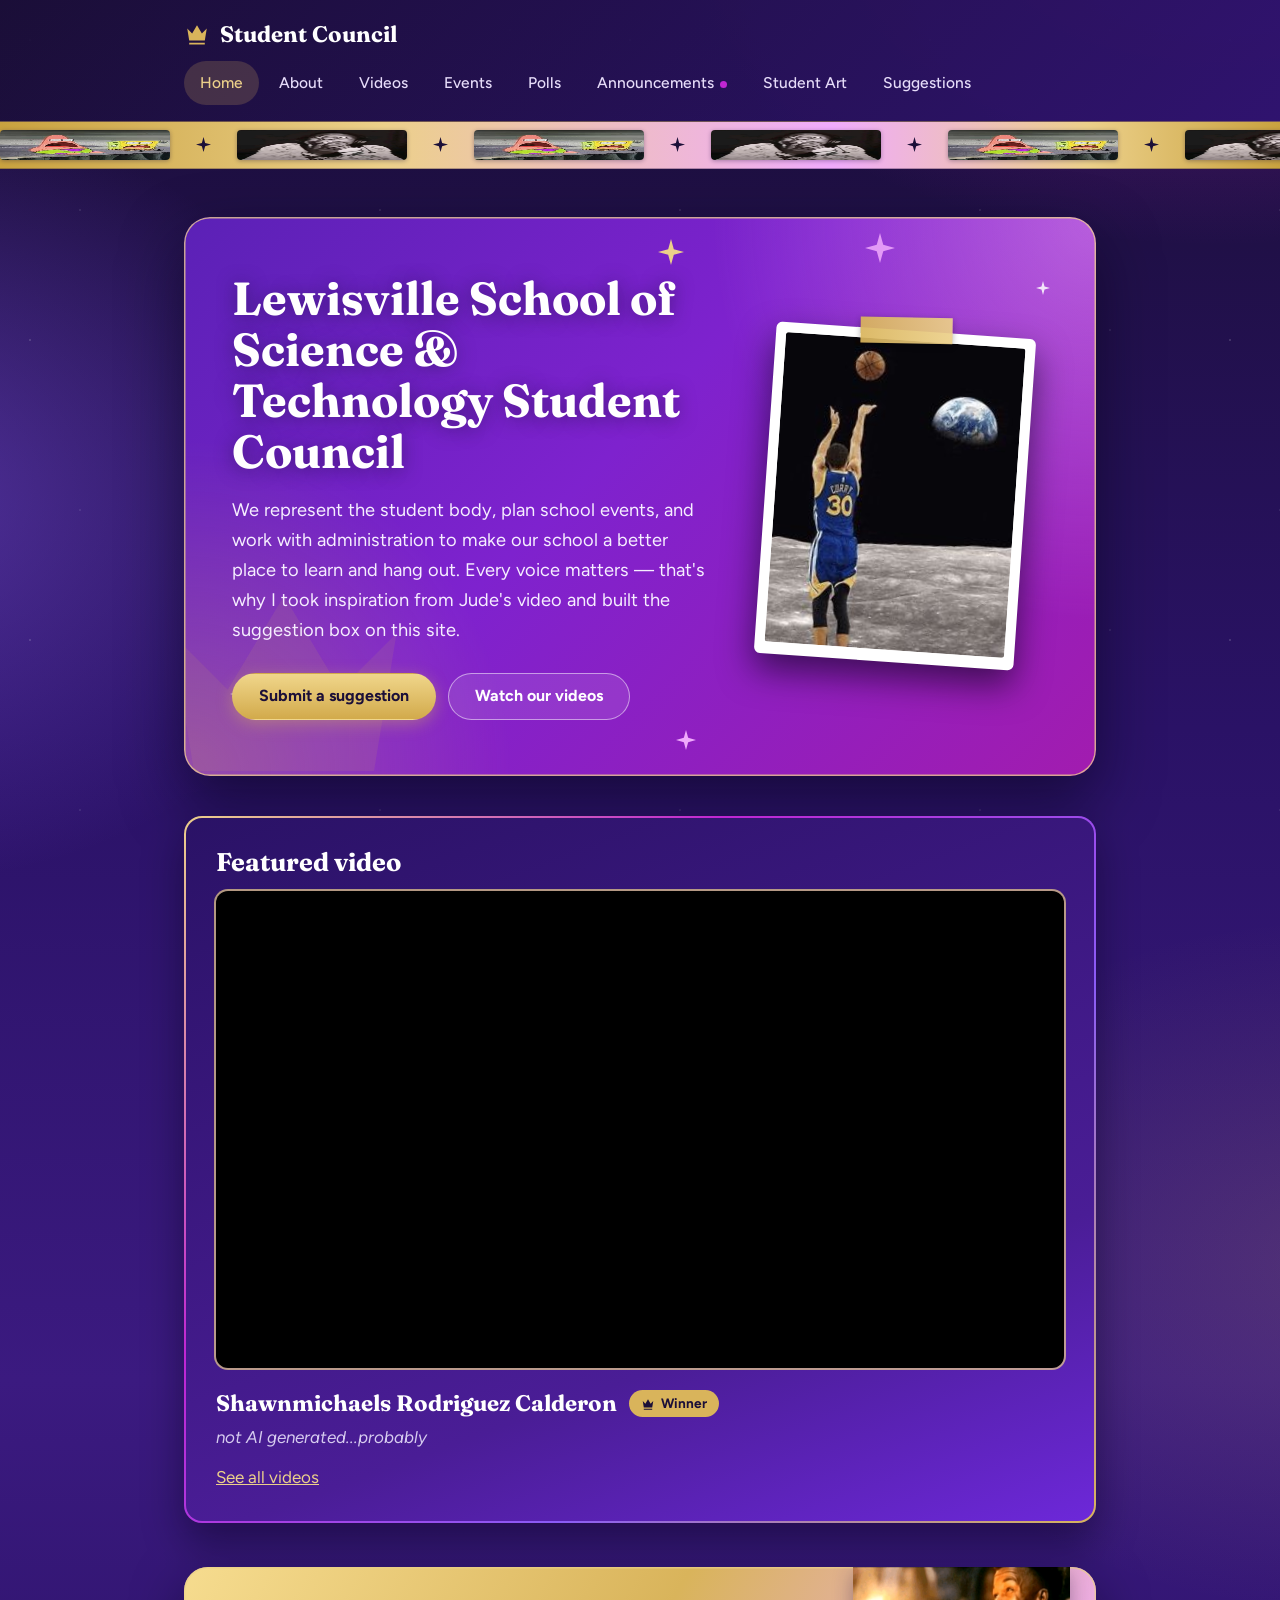
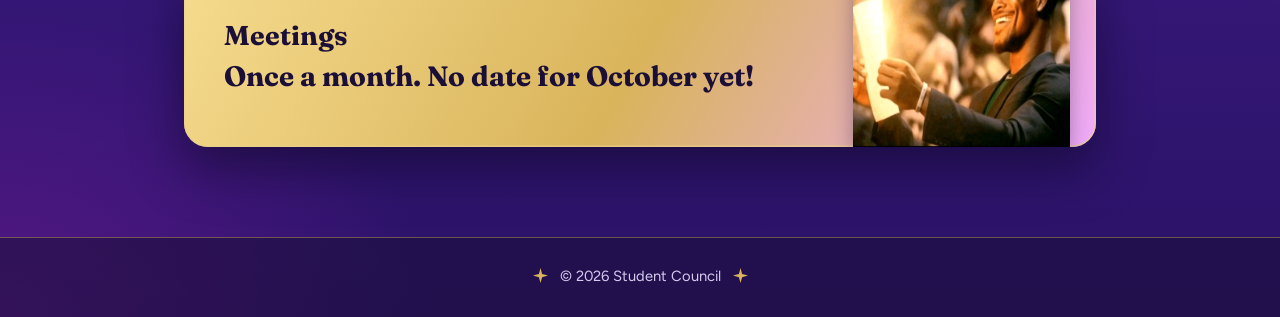
<file: index.html>
<!DOCTYPE html>
<html lang="en">
<head>
  <meta charset="UTF-8" />
  <meta name="viewport" content="width=device-width, initial-scale=1.0" />
  <meta name="theme-color" content="#1b0f38" />
  <meta name="description" content="Lewisville School of Science &amp; Technology Student Council: events, videos, and a suggestion box for every student." />
  <title>Lewisville School of Science &amp; Technology Student Council</title>
  <link rel="preconnect" href="https://fonts.googleapis.com" />
  <link rel="preconnect" href="https://fonts.gstatic.com" crossorigin />
  <link href="https://fonts.googleapis.com/css2?family=Fraunces:opsz,wght@9..144,600;9..144,700&family=Figtree:wght@400;500;600;700&display=swap" rel="stylesheet" />
  <style>
:root {
  /* Purples + a little fuchsia */
  --plum: #1b0f38;
  --deep: #2a1266;
  --royal: #4a1d96;
  --violet: #6d28d9;
  --orchid: #8b5cf6;
  --fuchsia: #c026d3;
  --pink: #f0abfc;
  /* Champagne gold */
  --gold: #d9b45b;
  --gold-light: #ecd08a;
  /* Text on dark */
  --text: #f4eefe;
  --muted: #d6cbef;

  --glass: linear-gradient(160deg, rgba(255,255,255,.12), rgba(255,255,255,.05));
  --line: rgba(217,180,91,.42);
  --ring: linear-gradient(135deg, var(--gold-light), var(--fuchsia), var(--orchid), var(--gold));
  --radius: 18px;
  --shadow: 0 18px 40px rgba(8,3,24,.45);

  --spark-gold: url("data:image/svg+xml,%3Csvg xmlns='http://www.w3.org/2000/svg' viewBox='0 0 24 24'%3E%3Cpath fill='%23d9b45b' d='M12 0l2.6 9.4L24 12l-9.4 2.6L12 24l-2.6-9.4L0 12l9.4-2.6z'/%3E%3C/svg%3E");
  --spark-plum: url("data:image/svg+xml,%3Csvg xmlns='http://www.w3.org/2000/svg' viewBox='0 0 24 24'%3E%3Cpath fill='%231b0f38' d='M12 0l2.6 9.4L24 12l-9.4 2.6L12 24l-2.6-9.4L0 12l9.4-2.6z'/%3E%3C/svg%3E");

  --serif: "Fraunces", "Iowan Old Style", Georgia, "Times New Roman", serif;
  --sans: "Figtree", system-ui, -apple-system, "Segoe UI", Roboto, Helvetica, Arial, sans-serif;
}

* { box-sizing: border-box; }
html { -webkit-text-size-adjust: 100%; }

body {
  margin: 0;
  min-height: 100vh;
  font-family: var(--sans);
  font-size: 1.0625rem;
  line-height: 1.65;
  color: var(--text);
  background-color: var(--deep);
  background-image:
    radial-gradient(900px 520px at 95% -4%, rgba(192,38,211,.38), transparent 62%),
    radial-gradient(760px 620px at -8% 26%, rgba(139,92,246,.42), transparent 62%),
    radial-gradient(800px 560px at 105% 66%, rgba(217,180,91,.16), transparent 62%),
    radial-gradient(700px 500px at 0% 100%, rgba(192,38,211,.28), transparent 62%),
    linear-gradient(180deg, #1b0f38 0%, #2a1266 38%, #3b1a80 72%, #2a1266 100%);
}

/* Twinkly starfield behind everything */
body::before {
  content: "";
  position: fixed; inset: 0;
  z-index: 0;
  pointer-events: none;
  opacity: .55;
  background-size: 300px 300px;
  background-image:
    radial-gradient(1.6px 1.6px at 30px 40px, #fff, transparent 60%),
    radial-gradient(1.2px 1.2px at 130px 90px, var(--gold-light), transparent 60%),
    radial-gradient(1.4px 1.4px at 210px 30px, #fff, transparent 60%),
    radial-gradient(1px 1px at 260px 170px, var(--pink), transparent 60%),
    radial-gradient(1.4px 1.4px at 80px 210px, #fff, transparent 60%),
    radial-gradient(1.2px 1.2px at 180px 250px, var(--gold-light), transparent 60%);
}
.site-header, .ticker, main, .site-footer { position: relative; z-index: 1; }

a { color: var(--gold-light); }
:focus-visible { outline: 3px solid var(--gold-light); outline-offset: 3px; border-radius: 6px; }

.wrap { max-width: 960px; margin: 0 auto; padding: 0 24px; }

/* ---------- Header + ticker ---------- */
.site-header {
  background: linear-gradient(135deg, rgba(27,15,56,.94), rgba(47,19,112,.94));
  border-bottom: 1px solid var(--line);
}
.header-inner {
  display: flex;
  justify-content: space-between;
  align-items: center;
  padding: 16px 24px;
  flex-wrap: wrap;
  gap: 8px 16px;
}
.brand {
  display: inline-flex;
  align-items: center;
  gap: 10px;
  color: #fff;
  text-decoration: none;
  font-family: var(--serif);
  font-weight: 700;
  font-size: 1.4rem;
}
.brand svg { width: 26px; height: 26px; fill: var(--gold); flex: none; }
nav { display: flex; gap: 4px; flex-wrap: wrap; }
nav a {
  color: #e6dcf9;
  text-decoration: none;
  padding: 9px 16px;
  border-radius: 999px;
  font-weight: 500;
  font-size: 0.97rem;
  transition: background 0.15s, color 0.15s;
}
nav a:hover { background: rgba(255,255,255,.12); color: #fff; }
nav a[aria-current="page"] { background: rgba(217,180,91,.2); color: var(--gold-light); }

.ticker {
  overflow: hidden;
  color: var(--plum);
  font-weight: 700;
  font-size: .95rem;
  background: linear-gradient(90deg, #c9a23f, #ecd08a 30%, #f0abfc 65%, #ecd08a 85%, #c9a23f);
  border-bottom: 1px solid rgba(27,15,56,.3);
}
.ticker-track { display: flex; width: max-content; padding: 8px 0; animation: tick 80s linear infinite; }
.ticker-set { display: flex; flex: none; align-items: center; gap: 26px; padding-right: 26px; white-space: nowrap; }
.spark-i { display: inline-block; width: 15px; height: 15px; flex: none; background: var(--spark-plum) center / contain no-repeat; }
@keyframes tick { to { transform: translateX(-50%); } }
@media (prefers-reduced-motion: reduce) { .ticker-track { animation: none; } }

.page { padding: 48px 24px 90px; }

/* ---------- Type ---------- */
h1, h2, h3 { font-family: var(--serif); color: #fff; line-height: 1.15; }
h1 { font-size: 2.7rem; font-weight: 700; margin: 0 0 14px; text-shadow: 0 2px 22px rgba(192,38,211,.5); }
.lead { color: var(--muted); font-size: 1.14rem; max-width: 56ch; margin: 0; }

.section-title {
  display: flex;
  align-items: center;
  gap: 14px;
  margin: 58px 0 22px;
  font-size: 1.8rem;
  font-weight: 700;
  color: var(--gold-light);
}
.section-title::before { content: ""; width: 22px; height: 22px; flex: none; background: var(--spark-gold) center / contain no-repeat; }
.section-title::after { content: ""; flex: 1; height: 1px; background: linear-gradient(90deg, rgba(217,180,91,.75), transparent); }

/* ---------- Hero ---------- */
.hero {
  position: relative;
  overflow: hidden;
  display: grid;
  grid-template-columns: minmax(0, 1.55fr) minmax(0, 1fr);
  gap: 36px;
  align-items: center;
  border-radius: 26px;
  padding: 56px 48px;
  background:
    radial-gradient(70% 120% at 100% 0%, rgba(240,171,252,.45), transparent 60%),
    radial-gradient(60% 100% at 0% 100%, rgba(217,180,91,.30), transparent 60%),
    linear-gradient(135deg, #5b21b6 0%, #7e22ce 45%, #a21caf 100%);
  box-shadow: inset 0 0 0 1.5px rgba(236,208,138,.75), 0 24px 60px rgba(8,3,24,.55);
}
.hero-crown { position: absolute; left: -50px; bottom: -70px; width: 300px; height: 300px; fill: var(--gold); opacity: .10; pointer-events: none; }
.hero-copy { position: relative; z-index: 1; }
.hero h1 { font-size: clamp(2rem, 4.6vw, 2.9rem); line-height: 1.1; margin: 0 0 18px; text-shadow: 0 2px 18px rgba(27,15,56,.5); }
.hero .lead { color: #f6eeff; }
.cta-row { margin-top: 28px; display: flex; gap: 12px; flex-wrap: wrap; }

.star { position: absolute; pointer-events: none; fill: var(--gold-light); }
.star.s1 { width: 26px; top: 22px; left: 52%; }
.star.s2 { width: 14px; top: 64px; right: 5%; fill: #fff; opacity: .85; }
.star.s3 { width: 20px; bottom: 26px; left: 54%; fill: var(--pink); }
.star.s4 { width: 12px; bottom: 76px; left: 5%; fill: #fff; opacity: .7; }
.star.s5 { width: 30px; top: 16px; right: 22%; fill: var(--pink); opacity: .85; }

/* ---------- Scrapbook stickers ---------- */
.sticker {
  --tilt: 4deg;
  position: relative;
  margin: 0;
  width: min(100%, 260px);
  justify-self: center;
  padding: 10px 10px 12px;
  background: #fff;
  border-radius: 6px;
  transform: rotate(var(--tilt));
  box-shadow: 0 16px 34px rgba(8,3,24,.6);
}
.sticker img { display: block; width: 100%; height: auto; border-radius: 3px; }
.sticker::before {
  content: "";
  position: absolute;
  top: -13px; left: 50%;
  width: 92px; height: 26px;
  transform: translateX(-50%) rotate(-3deg);
  background: linear-gradient(90deg, rgba(217,180,91,.92), rgba(236,208,138,.92));
  box-shadow: 0 2px 6px rgba(0,0,0,.3);
}
.sticker-left { --tilt: -4deg; }
.doodle { display: block; width: 210px; height: auto; transform: rotate(-2deg); filter: drop-shadow(0 8px 14px rgba(8,3,24,.55)); }

/* ---------- Buttons ---------- */
.btn {
  display: inline-block;
  padding: 12px 26px;
  border-radius: 999px;
  text-decoration: none;
  font-family: inherit;
  font-weight: 700;
  font-size: 1rem;
  line-height: 1.3;
  border: 1px solid transparent;
  cursor: pointer;
  transition: transform .12s, background .15s, box-shadow .15s;
}
.btn:hover { transform: translateY(-1px); }
.btn-gold { background: linear-gradient(180deg, #f0d68b, #d2aa4b); color: var(--plum); box-shadow: 0 4px 16px rgba(217,180,91,.4); }
.btn-gold:hover { background: linear-gradient(180deg, #f6e0a0, #dcb559); }
.btn-ghost { background: rgba(255,255,255,.1); color: #fff; border-color: rgba(255,255,255,.5); }
.btn-ghost:hover { background: rgba(255,255,255,.2); }
.btn[disabled] { opacity: .65; cursor: progress; transform: none; }

/* ---------- Cards + banners ---------- */
.card {
  background: var(--glass);
  border: 1px solid var(--line);
  border-radius: var(--radius);
  padding: 30px;
  margin-top: 28px;
  box-shadow: var(--shadow);
}
.card h2 { margin: 0 0 14px; font-size: 1.6rem; }
.card p { margin: 0; }
.card p + p { margin-top: 12px; }

/* Rainbow-ish gold/fuchsia/violet border for the "main event" cards */
.card-royal {
  border: 2px solid transparent;
  background:
    linear-gradient(160deg, #2a1266, #4a1d96 70%, #6d28d9) padding-box,
    var(--ring) border-box;
}

.goals { list-style: none; margin: 0; padding: 0; display: grid; gap: 16px; }
.goals li { position: relative; padding-left: 40px; font-size: 1.13rem; line-height: 1.5; font-weight: 500; color: #fff; }
.goals li::before { content: ""; position: absolute; left: 0; top: .2em; width: 24px; height: 24px; background: var(--spark-gold) center / contain no-repeat; }

.banner {
  position: relative;
  overflow: hidden;
  display: grid;
  grid-template-columns: minmax(0, 1fr) auto;
  align-items: center;
  gap: 28px;
  margin-top: 44px;
  padding: 34px 40px;
  border-radius: 24px;
  box-shadow: inset 0 0 0 1.5px rgba(236,208,138,.7), 0 20px 50px rgba(8,3,24,.5);
}
.banner h2 { margin: 0 0 8px; font-size: 1.7rem; }
.banner p { margin: 0; font-family: var(--serif); font-size: 1.75rem; font-weight: 700; line-height: 1.25; }
.banner-gold { background: linear-gradient(120deg, #f6dc8f, #d9b45b 50%, #f0abfc); color: var(--plum); }
.banner-gold h2 { color: var(--plum); }
.banner-violet { background: linear-gradient(120deg, #a21caf, #6d28d9 60%, #4a1d96); color: #fff; }
.banner .sticker { width: 210px; --tilt: 4deg; }
.cutout { display: block; height: 180px; width: auto; align-self: end; margin: -34px -14px -34px 0; filter: drop-shadow(0 6px 10px rgba(27,15,56,.35)); }

/* ---------- Videos ---------- */
.video-embed {
  position: relative;
  padding-bottom: 56.25%;
  height: 0;
  overflow: hidden;
  border-radius: 12px;
  background: #000;
  box-shadow: 0 0 0 2px rgba(236,208,138,.7);
}
.video-embed iframe { position: absolute; inset: 0; width: 100%; height: 100%; border: 0; }

.video-meta { display: flex; flex-wrap: wrap; align-items: center; gap: 8px 12px; margin: 22px 0 6px; }
.video-meta h3 { margin: 0; font-size: 1.4rem; }
.caption { margin: 0; font-style: italic; color: var(--muted); }

.badge {
  display: inline-flex;
  align-items: center;
  gap: 6px;
  padding: 3px 12px;
  border-radius: 999px;
  font-size: .85rem;
  font-weight: 700;
  line-height: 1.5;
}
.badge svg { width: 14px; height: 14px; fill: currentColor; }
.badge-gold { background: var(--gold); color: var(--plum); }
.badge-soft { background: rgba(240,171,252,.2); color: var(--pink); border: 1px solid rgba(240,171,252,.5); }

.video-card-lead { margin-top: 0; padding: 20px 20px 28px; }
.video-card-lead .video-meta, .video-card-lead .caption { padding: 0 8px; }
.video-card-lead h3 { font-size: 1.7rem; }

.video-duo { display: grid; grid-template-columns: repeat(2, minmax(0, 1fr)); gap: 24px; }
.video-duo .card { margin-top: 0; }

/* ---------- Page header with a sticker ---------- */
.page-head { display: grid; grid-template-columns: minmax(0, 1fr) auto; gap: 32px; align-items: center; }
.page-head h1 { margin-bottom: 14px; }

/* ---------- Council ---------- */
.council { display: grid; grid-template-columns: repeat(3, minmax(0, 1fr)); gap: 22px; }
.member {
  display: flex;
  flex-direction: column;
  align-items: center;
  text-align: center;
  padding: 30px 20px 28px;
  border-radius: var(--radius);
  background: var(--glass);
  border: 1px solid var(--line);
  box-shadow: var(--shadow);
}
.member-lead {
  grid-column: 1 / -1;
  padding: 40px 24px 36px;
  border: 2px solid transparent;
  background:
    linear-gradient(160deg, #2a1266, #5b21b6 70%, #7e22ce) padding-box,
    var(--ring) border-box;
}
.avatar {
  width: 136px; height: 136px;
  padding: 4px;
  margin: 0 0 18px;
  border-radius: 50%;
  background: conic-gradient(from 160deg, var(--gold-light), var(--fuchsia), var(--orchid), var(--gold-light));
  box-shadow: 0 10px 24px rgba(8,3,24,.5);
}
.avatar img { display: block; width: 100%; height: 100%; border-radius: 50%; object-fit: cover; border: 3px solid var(--plum); background: #fff; }
.member-lead .avatar { width: 180px; height: 180px; padding: 5px; }
.member-name { margin: 0; font-size: 1.3rem; font-weight: 700; color: #fff; overflow-wrap: anywhere; }
.member-lead .member-name { font-size: 2rem; }
.member-role {
  margin: 8px 0 12px;
  padding: 3px 16px;
  border-radius: 999px;
  font-weight: 700;
  font-size: .93rem;
  color: var(--gold-light);
  background: rgba(217,180,91,.16);
  border: 1px solid rgba(217,180,91,.55);
}
.member-lead .member-role { background: var(--gold); color: var(--plum); border-color: var(--gold); }
.member-note { margin: 0; font-size: 1.03rem; color: #ebe3fb; }
.member-lead .member-note { font-size: 1.15rem; }

/* ---------- Form ---------- */
.form { display: flex; flex-direction: column; }
.form label { font-weight: 600; margin: 20px 0 7px; color: #fff; }
.form label:first-of-type { margin-top: 0; }
.form .optional { font-weight: 400; color: var(--muted); }
.form input[type="text"], .form textarea {
  width: 100%;
  padding: 13px 15px;
  border: 2px solid transparent;
  border-radius: 12px;
  font-size: 1rem;
  font-family: inherit;
  color: #241a3d;
  background: #f7f2ff;
}
.form ::placeholder { color: #6f6a78; opacity: 1; }
.form textarea { min-height: 160px; resize: vertical; }
.form input:focus, .form textarea:focus { outline: none; border-color: var(--gold); box-shadow: 0 0 0 4px rgba(217,180,91,.32); }
.form .btn { margin-top: 26px; align-self: flex-start; }
.hp { position: absolute; left: -9999px; width: 1px; height: 1px; overflow: hidden; }

.alert { padding: 14px 18px; border-radius: 12px; margin-top: 22px; font-weight: 600; }
.alert:empty { display: none; }
.alert-success { background: rgba(74,222,128,.16); color: #c6f6d8; border: 1px solid rgba(74,222,128,.5); }
.alert-error { background: rgba(248,113,113,.16); color: #ffd3d0; border: 1px solid rgba(248,113,113,.55); }
.thanks { display: flex; margin-top: 18px; }
.thanks[hidden] { display: none; }
.thanks img { width: 150px; height: auto; border-radius: 12px; border: 3px solid var(--gold); box-shadow: 0 10px 24px rgba(8,3,24,.5); }

/* ---------- Footer ---------- */
.site-footer { border-top: 1px solid var(--line); padding: 26px 0; color: var(--muted); font-size: .92rem; text-align: center; background: rgba(27,15,56,.55); }
.site-footer p { margin: 0; display: inline-flex; align-items: center; gap: 12px; }
.site-footer .spark-i { background-image: var(--spark-gold); }

/* ---------- Small screens ---------- */
@media (max-width: 820px) {
  .hero { grid-template-columns: 1fr; padding: 44px 30px; }
  .hero .sticker { justify-self: start; width: 210px; }
  .page-head { grid-template-columns: 1fr; gap: 26px; }
  .page-head .sticker, .page-head .doodle { justify-self: start; }
  .council { grid-template-columns: 1fr; }
  .video-duo { grid-template-columns: 1fr; }
  .banner { grid-template-columns: 1fr; padding: 30px 26px; }
  .banner .sticker { justify-self: start; }
  .cutout { height: auto; width: min(100%, 340px); margin: 4px 0 -30px; justify-self: center; }
}
@media (max-width: 640px) {
  .page { padding: 32px 20px 64px; }
  .hero { border-radius: 20px; padding: 36px 24px; }
  h1 { font-size: 2.2rem; }
  .header-inner { flex-direction: column; align-items: flex-start; }
  .card { padding: 22px; }
  .video-card-lead { padding: 14px 14px 22px; }
  .video-card-lead h3 { font-size: 1.45rem; }
  .banner p { font-size: 1.5rem; }
  .section-title { font-size: 1.55rem; }
}
  
/* ---------- Scroll reveal ---------- */
.reveal { opacity: 0; transform: translateY(20px); transition: opacity .65s ease, transform .65s ease; }
.reveal.is-visible { opacity: 1; transform: translateY(0); }
@media (prefers-reduced-motion: reduce) { .reveal { opacity: 1; transform: none; transition: none; } }

/* Staggered entrance for grid children */
.events-grid.reveal.is-visible > *,
.mini-council.reveal.is-visible > *,
.council.reveal.is-visible > * {
  animation: rise .55s ease both;
}
.events-grid > *:nth-child(2), .mini-council > *:nth-child(2), .council > *:nth-child(2) { animation-delay: .06s; }
.events-grid > *:nth-child(3), .mini-council > *:nth-child(3), .council > *:nth-child(3) { animation-delay: .12s; }
.events-grid > *:nth-child(4), .mini-council > *:nth-child(4), .council > *:nth-child(4) { animation-delay: .18s; }
@keyframes rise { from { opacity: 0; transform: translateY(14px); } to { opacity: 1; transform: translateY(0); } }
@media (prefers-reduced-motion: reduce) {
  .events-grid.reveal.is-visible > *, .mini-council.reveal.is-visible > *, .council.reveal.is-visible > * { animation: none; }
}

/* Slightly livelier sticker hover (where used outside forms) */
.sticker { transition: transform .25s ease; }
a:hover > .sticker, .hero:hover .sticker { transform: rotate(var(--tilt)) scale(1.03); }

/* ---------- Status pill ---------- */
.status-pill {
  display: inline-flex; align-items: center; gap: 6px;
  padding: 4px 14px; border-radius: 999px; font-weight: 700; font-size: .82rem;
  margin-bottom: 14px;
}
.status-upcoming { background: rgba(74,222,128,.18); color: #bdf5d0; border: 1px solid rgba(74,222,128,.5); }
.status-past { background: rgba(255,255,255,.08); color: var(--muted); border: 1px solid var(--line); }
.status-pill svg { width: 12px; height: 12px; fill: currentColor; }

/* ---------- Events ---------- */
.events-grid { display: grid; grid-template-columns: repeat(2, minmax(0,1fr)); gap: 22px; }
.event-card { overflow: hidden; padding: 0; }
.event-photo {
  aspect-ratio: 16 / 10;
  display: flex; flex-direction: column; align-items: center; justify-content: center; gap: 10px;
  background:
    repeating-linear-gradient(135deg, rgba(255,255,255,.07), rgba(255,255,255,.07) 10px, transparent 10px, transparent 20px),
    linear-gradient(160deg, rgba(74,29,150,.6), rgba(109,40,217,.35));
  border-bottom: 1px solid var(--line);
  color: var(--muted); font-weight: 600; font-size: .92rem; text-align: center; padding: 20px;
}
.event-photo svg { width: 36px; height: 36px; fill: var(--gold-light); opacity: .75; }
.event-body { padding: 22px 24px 26px; }
.event-body h3 { margin: 0 0 6px; font-size: 1.22rem; font-family: var(--serif); color: #fff; }
.event-date { margin: 0 0 10px; color: var(--gold-light); font-weight: 700; font-size: .88rem; }
.event-body p { margin: 0; color: var(--muted); }

/* ---------- Empty state (fundraisers) ---------- */
.empty-state { text-align: center; padding: 50px 30px; color: var(--muted); }
.empty-state svg { width: 44px; height: 44px; fill: var(--gold-light); opacity: .55; margin-bottom: 14px; }
.empty-state p { margin: 0; font-size: 1.07rem; color: #f1ebfc; }
.empty-state .small { font-size: .92rem; margin-top: 8px; opacity: .85; }

/* ---------- Games sign-up (visual only, not wired) ---------- */
.coming-soon-flag {
  display: inline-flex; align-items: center; gap: 6px;
  margin-bottom: 18px; padding: 5px 14px; border-radius: 999px;
  background: rgba(240,171,252,.18); color: var(--pink); border: 1px solid rgba(240,171,252,.5);
  font-weight: 700; font-size: .85rem;
}
.games-form select {
  width: 100%; padding: 13px 15px; border: 2px solid transparent; border-radius: 12px;
  font-size: 1rem; font-family: inherit; color: #241a3d; background: #f7f2ff;
  appearance: none;
  background-image: url("data:image/svg+xml,%3Csvg xmlns='http://www.w3.org/2000/svg' viewBox='0 0 20 20' fill='%23241a3d'%3E%3Cpath d='M5 7l5 6 5-6z'/%3E%3C/svg%3E");
  background-repeat: no-repeat;
  background-position: right 14px center;
}
.games-form input:disabled, .games-form select:disabled { opacity: .55; cursor: not-allowed; }
.games-form .btn[disabled] { cursor: not-allowed; }

/* ---------- Poll ---------- */
.poll-topic { font-family: var(--serif); font-size: 1.5rem; color: #fff; margin: 0 0 6px; }
.poll-window { margin: 0 0 22px; color: var(--muted); }
.poll-options { display: grid; gap: 12px; margin: 0 0 6px; }
.poll-option {
  display: flex; align-items: center; gap: 12px;
  padding: 14px 18px; border-radius: 14px;
  background: rgba(255,255,255,.06); border: 1.5px solid var(--line);
  cursor: pointer; transition: border-color .15s, background .15s, transform .1s;
}
.poll-option:hover { border-color: var(--gold); transform: translateX(2px); }
.poll-option input { accent-color: var(--gold); width: 18px; height: 18px; flex: none; }
.poll-option span { font-weight: 600; color: #fff; }
.poll-option.is-checked { border-color: var(--gold); background: rgba(217,180,91,.16); }
.poll-note { margin-top: 18px; font-size: .88rem; color: var(--muted); }

/* ---------- Mini council (class presidents) ---------- */
.mini-council { display: grid; grid-template-columns: repeat(4, minmax(0,1fr)); gap: 16px; }
.mini-member {
  display: flex; flex-direction: column; align-items: center; text-align: center;
  padding: 22px 12px; border-radius: 16px; background: var(--glass); border: 1px solid var(--line);
  transition: transform .15s ease, border-color .15s ease;
}
.mini-member:hover { transform: translateY(-3px); border-color: var(--gold); }
.mini-avatar {
  width: 64px; height: 64px; border-radius: 14px; margin-bottom: 10px;
  background: conic-gradient(from 160deg, var(--gold-light), var(--fuchsia), var(--orchid), var(--gold-light));
  padding: 3px;
}
.mini-avatar-inner {
  width: 100%; height: 100%; border-radius: 11px; background: var(--plum);
  display: flex; align-items: center; justify-content: center;
  font-family: var(--serif); font-weight: 700; font-size: 1.3rem; color: var(--gold-light);
}
.mini-name { margin: 0; font-size: .9rem; font-weight: 700; color: #fff; }
.mini-role { margin: 3px 0 0; font-size: .74rem; color: var(--gold-light); font-weight: 700; text-transform: uppercase; letter-spacing: .04em; }

@media (max-width: 820px) {
  .events-grid { grid-template-columns: 1fr; }
  .mini-council { grid-template-columns: repeat(2, minmax(0,1fr)); }
}
  
/* ---------- Ticker images (stretched on purpose - that's the joke) ---------- */
.ticker-img {
  display: block;
  height: 30px;
  width: 170px;
  object-fit: fill;
  border-radius: 4px;
  box-shadow: 0 1px 4px rgba(27,15,56,.35);
  vertical-align: middle;
}

/* ---------- Nav "new" dot (Announcements) ---------- */
.nav-dot {
  display: inline-block;
  width: 7px; height: 7px;
  margin-left: 6px;
  border-radius: 50%;
  background: var(--fuchsia);
  box-shadow: 0 0 0 0 rgba(192,38,211,.7);
  animation: navdot-pulse 1.8s ease-out infinite;
  vertical-align: middle;
}
@keyframes navdot-pulse {
  0% { box-shadow: 0 0 0 0 rgba(192,38,211,.6); }
  70% { box-shadow: 0 0 0 7px rgba(192,38,211,0); }
  100% { box-shadow: 0 0 0 0 rgba(192,38,211,0); }
}
@media (prefers-reduced-motion: reduce) { .nav-dot { animation: none; } }

/* ---------- Home page: ambient crown drift + shooting-star easter egg ---------- */
.hero-crown { animation: crown-drift 10s ease-in-out infinite; }
@keyframes crown-drift {
  0%, 100% { transform: translate(0, 0) rotate(0deg); }
  50% { transform: translate(10px, -14px) rotate(-6deg); }
}
.brand { cursor: pointer; }
.shooting-star {
  position: fixed; z-index: 999; pointer-events: none;
  width: 3px; height: 3px; border-radius: 50%;
  background: var(--gold-light);
  box-shadow: 0 0 8px 2px rgba(236,208,138,.9);
  animation: star-shoot 1s ease-out forwards;
}
@keyframes star-shoot {
  0% { transform: translate(0,0) scale(1); opacity: 1; }
  100% { transform: var(--end, translate(220px,160px)) scale(.2); opacity: 0; }
}
@media (prefers-reduced-motion: reduce) { .hero-crown { animation: none; } }
  </style>
</head>
<body>
  <header class="site-header">
    <div class="wrap header-inner">
      <a class="brand" href="index.html"><svg viewBox="0 0 24 24" aria-hidden="true"><path d="M3 7l4.5 4.5L12 4l4.5 7.5L21 7l-1.8 11H4.8L3 7zm1.8 13h14.4v1.8H4.8V20z"/></svg>Student Council</a>
                  <nav aria-label="Main">
        <a href="index.html" aria-current="page">Home</a>
        <a href="about.html">About</a>
        <a href="videos.html">Videos</a>
        <a href="events.html">Events</a>
        <a href="polls.html">Polls</a>
        <a href="announcements.html">Announcements<span class="nav-dot" aria-hidden="true"></span></a>
        <a href="student-art.html">Student Art</a>
        <a href="suggestions.html">Suggestions</a>
      </nav>
    </div>
  </header>
  <!--
    YELLOW SCROLLING BAR: change the words between <span> and </span> below.
    A tiny script at the bottom of the page repeats them across the whole bar.
  -->
  <div class="ticker" aria-hidden="true">
    <div class="ticker-track">
      <div class="ticker-set">
        <img class="ticker-img" src="images/cliff-scream.jpg" alt="" /><i class="spark-i"></i>
        <img class="ticker-img" src="images/shook.jpg" alt="" /><i class="spark-i"></i>
      </div>
    </div>
  </div>

  <main class="wrap page">
    <section class="hero">
      <svg class="hero-crown" viewBox="0 0 24 24" aria-hidden="true"><path d="M3 7l4.5 4.5L12 4l4.5 7.5L21 7l-1.8 11H4.8L3 7zm1.8 13h14.4v1.8H4.8V20z"/></svg>
      <svg class="star s1" viewBox="0 0 24 24" aria-hidden="true"><path d="M12 0l2.6 9.4L24 12l-9.4 2.6L12 24l-2.6-9.4L0 12l9.4-2.6z"/></svg><svg class="star s2" viewBox="0 0 24 24" aria-hidden="true"><path d="M12 0l2.6 9.4L24 12l-9.4 2.6L12 24l-2.6-9.4L0 12l9.4-2.6z"/></svg><svg class="star s3" viewBox="0 0 24 24" aria-hidden="true"><path d="M12 0l2.6 9.4L24 12l-9.4 2.6L12 24l-2.6-9.4L0 12l9.4-2.6z"/></svg><svg class="star s4" viewBox="0 0 24 24" aria-hidden="true"><path d="M12 0l2.6 9.4L24 12l-9.4 2.6L12 24l-2.6-9.4L0 12l9.4-2.6z"/></svg><svg class="star s5" viewBox="0 0 24 24" aria-hidden="true"><path d="M12 0l2.6 9.4L24 12l-9.4 2.6L12 24l-2.6-9.4L0 12l9.4-2.6z"/></svg>
      <div class="hero-copy">
        <h1>Lewisville School of Science &amp; Technology Student Council</h1>
        <p class="lead">We represent the student body, plan school events, and work with administration to make our school a better place to learn and hang out. Every voice matters — that's why I took inspiration from Jude's video and built the suggestion box on this site.</p>
        <div class="cta-row">
          <a class="btn btn-gold" href="suggestions.html">Submit a suggestion</a>
          <a class="btn btn-ghost" href="videos.html">Watch our videos</a>
        </div>
      </div>
      <figure class="sticker">
        <img src="images/moon-three.jpg" alt="" width="600" height="516" />
      </figure>
    </section>

    <section class="card card-royal reveal" style="margin-top: 40px;">
      <h2>Featured video</h2>
      <div class="video-embed">
        <iframe
          src="https://www.youtube-nocookie.com/embed/cI_hA2c1CnU"
          title="Shawnmichaels Rodriguez Calderon"
          loading="lazy"
          referrerpolicy="strict-origin-when-cross-origin"
          allow="accelerometer; autoplay; clipboard-write; encrypted-media; gyroscope; picture-in-picture; web-share"
          allowfullscreen>
        </iframe>
      </div>
      <div class="video-meta">
        <h3>Shawnmichaels Rodriguez Calderon</h3>
        <span class="badge badge-gold"><svg viewBox="0 0 24 24" aria-hidden="true"><path d="M3 7l4.5 4.5L12 4l4.5 7.5L21 7l-1.8 11H4.8L3 7zm1.8 13h14.4v1.8H4.8V20z"/></svg>Winner</span>
      </div>
      <p class="caption">not AI generated...probably</p>
      <p><a href="videos.html">See all videos</a></p>
    </section>

    <section class="banner banner-gold reveal">
      <div>
        <h2>Meetings</h2>
        <p>Once a month. No date for October yet!</p>
      </div>
      <img class="cutout" src="images/torch-guy.png" alt="" width="760" height="304" />
    </section>
  </main>

  <footer class="site-footer">
    <div class="wrap">
      <p><i class="spark-i"></i>&copy; 2026 Student Council<i class="spark-i"></i></p>
    </div>
  </footer>

  <script>
    /* Repeats the yellow bar's words so it fills the screen and scrolls smoothly. */
    (function () {
      var track = document.querySelector('.ticker-track');
      var set = track && track.querySelector('.ticker-set');
      if (!set) return;
      var original = set.innerHTML, tries = 0;
      while (set.offsetWidth < Math.max(window.innerWidth, screen.width) * 1.2 && tries++ < 60) {
        set.insertAdjacentHTML('beforeend', original);
      }
      track.appendChild(set.cloneNode(true));
    })();
  </script>

  <script>
    /* Easter egg: click the "Student Council" logo 5 times for shooting stars. */
    (function () {
      var brand = document.querySelector('.brand');
      if (!brand) return;
      var clicks = 0;

      brand.addEventListener('click', function (event) {
        clicks++;
        if (clicks < 5) return;
        event.preventDefault();
        clicks = 0;
        for (var i = 0; i < 18; i++) {
          var star = document.createElement('span');
          star.className = 'shooting-star';
          star.style.left = (20 + Math.random() * 60) + 'vw';
          star.style.top = (10 + Math.random() * 30) + 'vh';
          var dx = 120 + Math.random() * 200;
          var dy = 80 + Math.random() * 160;
          star.style.setProperty('--end', 'translate(' + dx + 'px,' + dy + 'px)');
          star.style.animationDelay = (Math.random() * 0.3) + 's';
          document.body.appendChild(star);
          (function (el) { setTimeout(function () { el.remove(); }, 1400); })(star);
        }
        setTimeout(function () { window.location.href = brand.getAttribute('href'); }, 450);
      });
    })();
  </script>

  <script>
    /* Fades sections in as they scroll into view. */
    (function () {
      var els = document.querySelectorAll('.reveal');
      if (!els.length) return;
      if (!('IntersectionObserver' in window)) { els.forEach(function (el) { el.classList.add('is-visible'); }); return; }
      var io = new IntersectionObserver(function (entries) {
        entries.forEach(function (entry) {
          if (entry.isIntersecting) { entry.target.classList.add('is-visible'); io.unobserve(entry.target); }
        });
      }, { threshold: .12 });
      els.forEach(function (el) { io.observe(el); });
    })();
  </script>
</body>
</html>
</file>
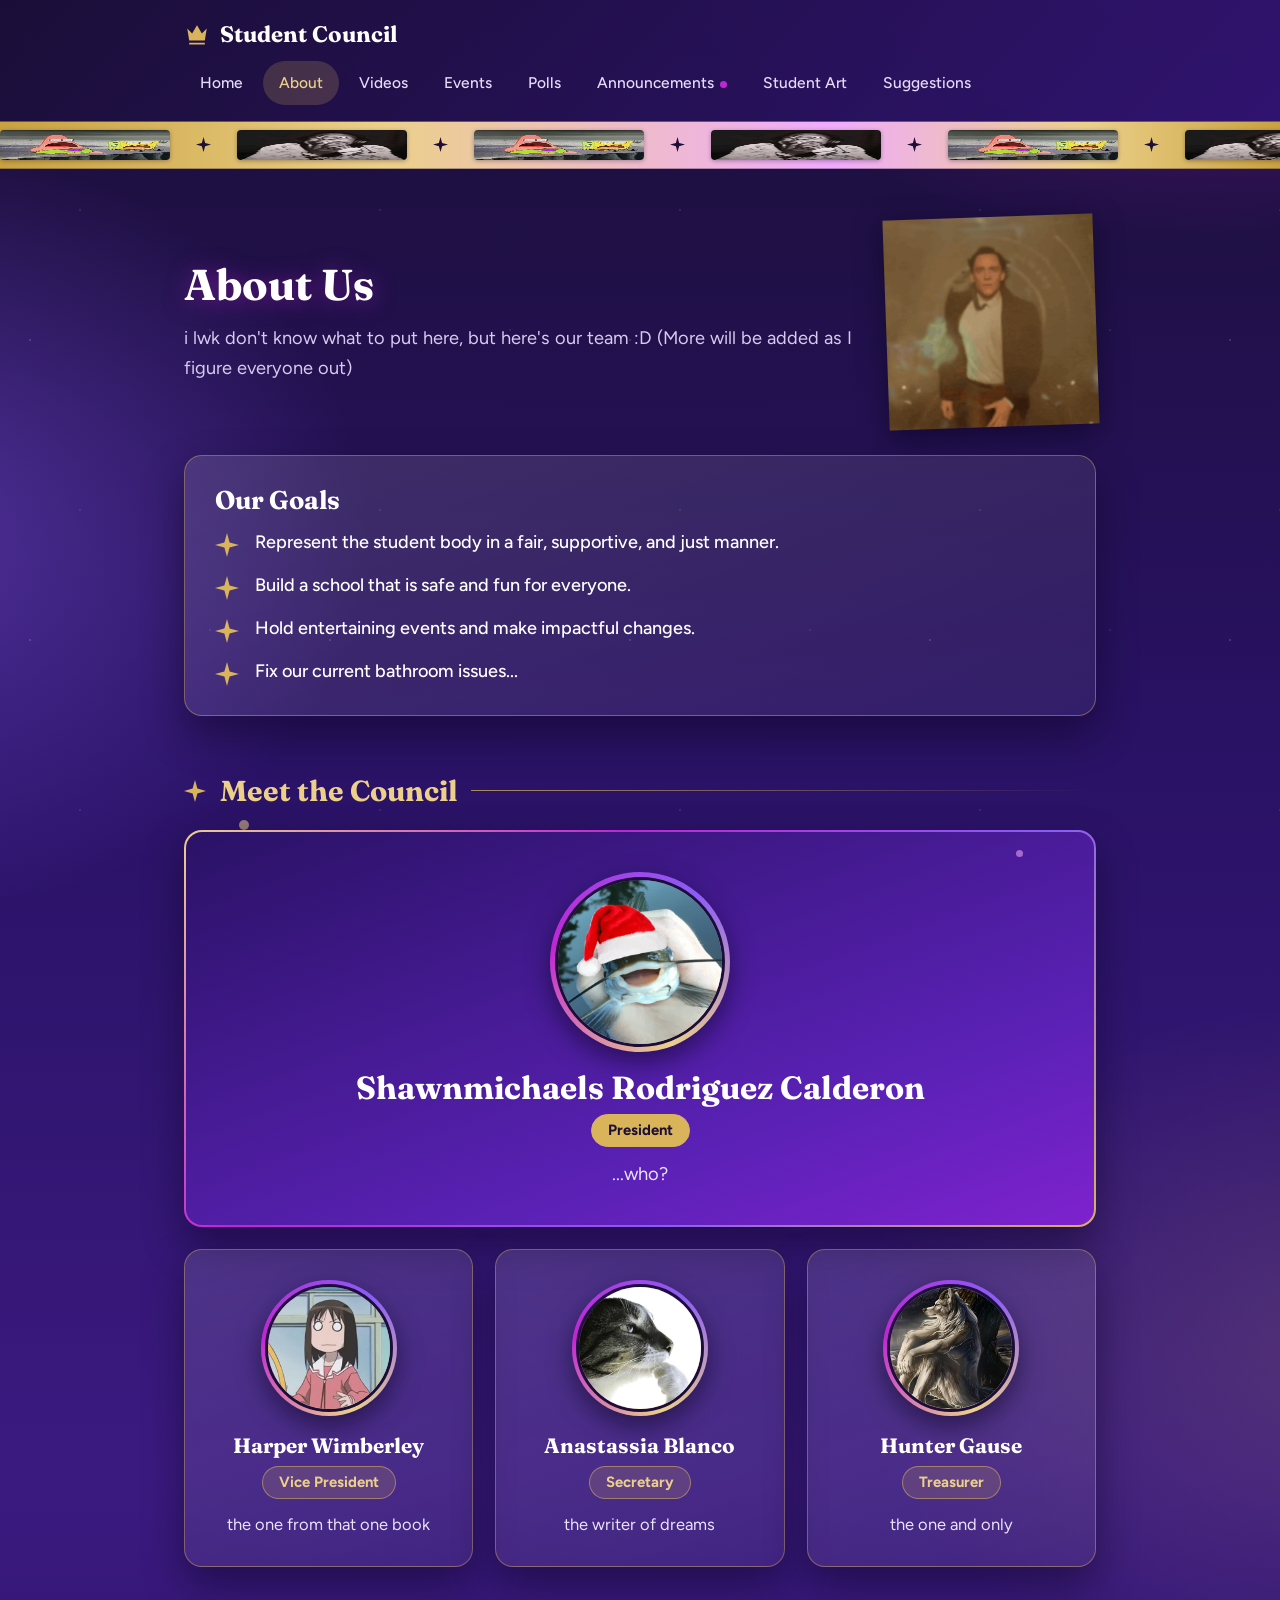
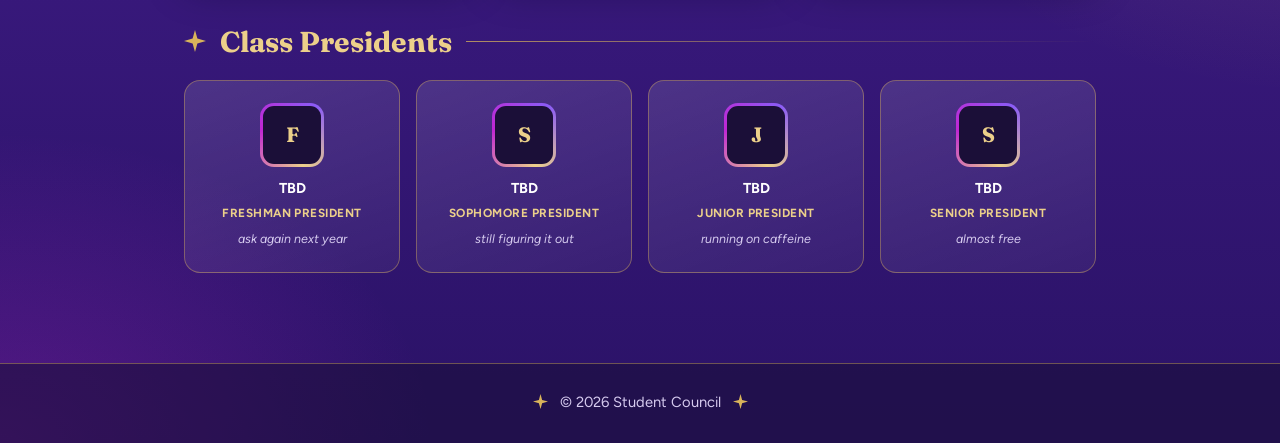
<file: about.html>
<!DOCTYPE html>
<html lang="en">
<head>
  <meta charset="UTF-8" />
  <meta name="viewport" content="width=device-width, initial-scale=1.0" />
  <meta name="theme-color" content="#1b0f38" />
  <meta name="description" content="Meet the Lewisville School of Science &amp; Technology Student Council." />
  <title>About - Student Council</title>
  <link rel="preconnect" href="https://fonts.googleapis.com" />
  <link rel="preconnect" href="https://fonts.gstatic.com" crossorigin />
  <link href="https://fonts.googleapis.com/css2?family=Fraunces:opsz,wght@9..144,600;9..144,700&family=Figtree:wght@400;500;600;700&display=swap" rel="stylesheet" />
  <style>
:root {
  /* Purples + a little fuchsia */
  --plum: #1b0f38;
  --deep: #2a1266;
  --royal: #4a1d96;
  --violet: #6d28d9;
  --orchid: #8b5cf6;
  --fuchsia: #c026d3;
  --pink: #f0abfc;
  /* Champagne gold */
  --gold: #d9b45b;
  --gold-light: #ecd08a;
  /* Text on dark */
  --text: #f4eefe;
  --muted: #d6cbef;

  --glass: linear-gradient(160deg, rgba(255,255,255,.12), rgba(255,255,255,.05));
  --line: rgba(217,180,91,.42);
  --ring: linear-gradient(135deg, var(--gold-light), var(--fuchsia), var(--orchid), var(--gold));
  --radius: 18px;
  --shadow: 0 18px 40px rgba(8,3,24,.45);

  --spark-gold: url("data:image/svg+xml,%3Csvg xmlns='http://www.w3.org/2000/svg' viewBox='0 0 24 24'%3E%3Cpath fill='%23d9b45b' d='M12 0l2.6 9.4L24 12l-9.4 2.6L12 24l-2.6-9.4L0 12l9.4-2.6z'/%3E%3C/svg%3E");
  --spark-plum: url("data:image/svg+xml,%3Csvg xmlns='http://www.w3.org/2000/svg' viewBox='0 0 24 24'%3E%3Cpath fill='%231b0f38' d='M12 0l2.6 9.4L24 12l-9.4 2.6L12 24l-2.6-9.4L0 12l9.4-2.6z'/%3E%3C/svg%3E");

  --serif: "Fraunces", "Iowan Old Style", Georgia, "Times New Roman", serif;
  --sans: "Figtree", system-ui, -apple-system, "Segoe UI", Roboto, Helvetica, Arial, sans-serif;
}

* { box-sizing: border-box; }
html { -webkit-text-size-adjust: 100%; }

body {
  margin: 0;
  min-height: 100vh;
  font-family: var(--sans);
  font-size: 1.0625rem;
  line-height: 1.65;
  color: var(--text);
  background-color: var(--deep);
  background-image:
    radial-gradient(900px 520px at 95% -4%, rgba(192,38,211,.38), transparent 62%),
    radial-gradient(760px 620px at -8% 26%, rgba(139,92,246,.42), transparent 62%),
    radial-gradient(800px 560px at 105% 66%, rgba(217,180,91,.16), transparent 62%),
    radial-gradient(700px 500px at 0% 100%, rgba(192,38,211,.28), transparent 62%),
    linear-gradient(180deg, #1b0f38 0%, #2a1266 38%, #3b1a80 72%, #2a1266 100%);
}

/* Twinkly starfield behind everything */
body::before {
  content: "";
  position: fixed; inset: 0;
  z-index: 0;
  pointer-events: none;
  opacity: .55;
  background-size: 300px 300px;
  background-image:
    radial-gradient(1.6px 1.6px at 30px 40px, #fff, transparent 60%),
    radial-gradient(1.2px 1.2px at 130px 90px, var(--gold-light), transparent 60%),
    radial-gradient(1.4px 1.4px at 210px 30px, #fff, transparent 60%),
    radial-gradient(1px 1px at 260px 170px, var(--pink), transparent 60%),
    radial-gradient(1.4px 1.4px at 80px 210px, #fff, transparent 60%),
    radial-gradient(1.2px 1.2px at 180px 250px, var(--gold-light), transparent 60%);
}
.site-header, .ticker, main, .site-footer { position: relative; z-index: 1; }

a { color: var(--gold-light); }
:focus-visible { outline: 3px solid var(--gold-light); outline-offset: 3px; border-radius: 6px; }

.wrap { max-width: 960px; margin: 0 auto; padding: 0 24px; }

/* ---------- Header + ticker ---------- */
.site-header {
  background: linear-gradient(135deg, rgba(27,15,56,.94), rgba(47,19,112,.94));
  border-bottom: 1px solid var(--line);
}
.header-inner {
  display: flex;
  justify-content: space-between;
  align-items: center;
  padding: 16px 24px;
  flex-wrap: wrap;
  gap: 8px 16px;
}
.brand {
  display: inline-flex;
  align-items: center;
  gap: 10px;
  color: #fff;
  text-decoration: none;
  font-family: var(--serif);
  font-weight: 700;
  font-size: 1.4rem;
}
.brand svg { width: 26px; height: 26px; fill: var(--gold); flex: none; }
nav { display: flex; gap: 4px; flex-wrap: wrap; }
nav a {
  color: #e6dcf9;
  text-decoration: none;
  padding: 9px 16px;
  border-radius: 999px;
  font-weight: 500;
  font-size: 0.97rem;
  transition: background 0.15s, color 0.15s;
}
nav a:hover { background: rgba(255,255,255,.12); color: #fff; }
nav a[aria-current="page"] { background: rgba(217,180,91,.2); color: var(--gold-light); }

.ticker {
  overflow: hidden;
  color: var(--plum);
  font-weight: 700;
  font-size: .95rem;
  background: linear-gradient(90deg, #c9a23f, #ecd08a 30%, #f0abfc 65%, #ecd08a 85%, #c9a23f);
  border-bottom: 1px solid rgba(27,15,56,.3);
}
.ticker-track { display: flex; width: max-content; padding: 8px 0; animation: tick 80s linear infinite; }
.ticker-set { display: flex; flex: none; align-items: center; gap: 26px; padding-right: 26px; white-space: nowrap; }
.spark-i { display: inline-block; width: 15px; height: 15px; flex: none; background: var(--spark-plum) center / contain no-repeat; }
@keyframes tick { to { transform: translateX(-50%); } }
@media (prefers-reduced-motion: reduce) { .ticker-track { animation: none; } }

.page { padding: 48px 24px 90px; }

/* ---------- Type ---------- */
h1, h2, h3 { font-family: var(--serif); color: #fff; line-height: 1.15; }
h1 { font-size: 2.7rem; font-weight: 700; margin: 0 0 14px; text-shadow: 0 2px 22px rgba(192,38,211,.5); }
.lead { color: var(--muted); font-size: 1.14rem; max-width: 56ch; margin: 0; }

.section-title {
  display: flex;
  align-items: center;
  gap: 14px;
  margin: 58px 0 22px;
  font-size: 1.8rem;
  font-weight: 700;
  color: var(--gold-light);
}
.section-title::before { content: ""; width: 22px; height: 22px; flex: none; background: var(--spark-gold) center / contain no-repeat; }
.section-title::after { content: ""; flex: 1; height: 1px; background: linear-gradient(90deg, rgba(217,180,91,.75), transparent); }

/* ---------- Hero ---------- */
.hero {
  position: relative;
  overflow: hidden;
  display: grid;
  grid-template-columns: minmax(0, 1.55fr) minmax(0, 1fr);
  gap: 36px;
  align-items: center;
  border-radius: 26px;
  padding: 56px 48px;
  background:
    radial-gradient(70% 120% at 100% 0%, rgba(240,171,252,.45), transparent 60%),
    radial-gradient(60% 100% at 0% 100%, rgba(217,180,91,.30), transparent 60%),
    linear-gradient(135deg, #5b21b6 0%, #7e22ce 45%, #a21caf 100%);
  box-shadow: inset 0 0 0 1.5px rgba(236,208,138,.75), 0 24px 60px rgba(8,3,24,.55);
}
.hero-crown { position: absolute; left: -50px; bottom: -70px; width: 300px; height: 300px; fill: var(--gold); opacity: .10; pointer-events: none; }
.hero-copy { position: relative; z-index: 1; }
.hero h1 { font-size: clamp(2rem, 4.6vw, 2.9rem); line-height: 1.1; margin: 0 0 18px; text-shadow: 0 2px 18px rgba(27,15,56,.5); }
.hero .lead { color: #f6eeff; }
.cta-row { margin-top: 28px; display: flex; gap: 12px; flex-wrap: wrap; }

.star { position: absolute; pointer-events: none; fill: var(--gold-light); }
.star.s1 { width: 26px; top: 22px; left: 52%; }
.star.s2 { width: 14px; top: 64px; right: 5%; fill: #fff; opacity: .85; }
.star.s3 { width: 20px; bottom: 26px; left: 54%; fill: var(--pink); }
.star.s4 { width: 12px; bottom: 76px; left: 5%; fill: #fff; opacity: .7; }
.star.s5 { width: 30px; top: 16px; right: 22%; fill: var(--pink); opacity: .85; }

/* ---------- Scrapbook stickers ---------- */
.sticker {
  --tilt: 4deg;
  position: relative;
  margin: 0;
  width: min(100%, 260px);
  justify-self: center;
  padding: 10px 10px 12px;
  background: #fff;
  border-radius: 6px;
  transform: rotate(var(--tilt));
  box-shadow: 0 16px 34px rgba(8,3,24,.6);
}
.sticker img { display: block; width: 100%; height: auto; border-radius: 3px; }
.sticker::before {
  content: "";
  position: absolute;
  top: -13px; left: 50%;
  width: 92px; height: 26px;
  transform: translateX(-50%) rotate(-3deg);
  background: linear-gradient(90deg, rgba(217,180,91,.92), rgba(236,208,138,.92));
  box-shadow: 0 2px 6px rgba(0,0,0,.3);
}
.sticker-left { --tilt: -4deg; }
.doodle { display: block; width: 210px; height: auto; transform: rotate(-2deg); filter: drop-shadow(0 8px 14px rgba(8,3,24,.55)); }

/* ---------- Buttons ---------- */
.btn {
  display: inline-block;
  padding: 12px 26px;
  border-radius: 999px;
  text-decoration: none;
  font-family: inherit;
  font-weight: 700;
  font-size: 1rem;
  line-height: 1.3;
  border: 1px solid transparent;
  cursor: pointer;
  transition: transform .12s, background .15s, box-shadow .15s;
}
.btn:hover { transform: translateY(-1px); }
.btn-gold { background: linear-gradient(180deg, #f0d68b, #d2aa4b); color: var(--plum); box-shadow: 0 4px 16px rgba(217,180,91,.4); }
.btn-gold:hover { background: linear-gradient(180deg, #f6e0a0, #dcb559); }
.btn-ghost { background: rgba(255,255,255,.1); color: #fff; border-color: rgba(255,255,255,.5); }
.btn-ghost:hover { background: rgba(255,255,255,.2); }
.btn[disabled] { opacity: .65; cursor: progress; transform: none; }

/* ---------- Cards + banners ---------- */
.card {
  background: var(--glass);
  border: 1px solid var(--line);
  border-radius: var(--radius);
  padding: 30px;
  margin-top: 28px;
  box-shadow: var(--shadow);
}
.card h2 { margin: 0 0 14px; font-size: 1.6rem; }
.card p { margin: 0; }
.card p + p { margin-top: 12px; }

/* Rainbow-ish gold/fuchsia/violet border for the "main event" cards */
.card-royal {
  border: 2px solid transparent;
  background:
    linear-gradient(160deg, #2a1266, #4a1d96 70%, #6d28d9) padding-box,
    var(--ring) border-box;
}

.goals { list-style: none; margin: 0; padding: 0; display: grid; gap: 16px; }
.goals li { position: relative; padding-left: 40px; font-size: 1.13rem; line-height: 1.5; font-weight: 500; color: #fff; }
.goals li::before { content: ""; position: absolute; left: 0; top: .2em; width: 24px; height: 24px; background: var(--spark-gold) center / contain no-repeat; }

.banner {
  position: relative;
  overflow: hidden;
  display: grid;
  grid-template-columns: minmax(0, 1fr) auto;
  align-items: center;
  gap: 28px;
  margin-top: 44px;
  padding: 34px 40px;
  border-radius: 24px;
  box-shadow: inset 0 0 0 1.5px rgba(236,208,138,.7), 0 20px 50px rgba(8,3,24,.5);
}
.banner h2 { margin: 0 0 8px; font-size: 1.7rem; }
.banner p { margin: 0; font-family: var(--serif); font-size: 1.75rem; font-weight: 700; line-height: 1.25; }
.banner-gold { background: linear-gradient(120deg, #f6dc8f, #d9b45b 50%, #f0abfc); color: var(--plum); }
.banner-gold h2 { color: var(--plum); }
.banner-violet { background: linear-gradient(120deg, #a21caf, #6d28d9 60%, #4a1d96); color: #fff; }
.banner .sticker { width: 210px; --tilt: 4deg; }
.cutout { display: block; height: 180px; width: auto; align-self: end; margin: -34px -14px -34px 0; filter: drop-shadow(0 6px 10px rgba(27,15,56,.35)); }

/* ---------- Videos ---------- */
.video-embed {
  position: relative;
  padding-bottom: 56.25%;
  height: 0;
  overflow: hidden;
  border-radius: 12px;
  background: #000;
  box-shadow: 0 0 0 2px rgba(236,208,138,.7);
}
.video-embed iframe { position: absolute; inset: 0; width: 100%; height: 100%; border: 0; }

.video-meta { display: flex; flex-wrap: wrap; align-items: center; gap: 8px 12px; margin: 22px 0 6px; }
.video-meta h3 { margin: 0; font-size: 1.4rem; }
.caption { margin: 0; font-style: italic; color: var(--muted); }

.badge {
  display: inline-flex;
  align-items: center;
  gap: 6px;
  padding: 3px 12px;
  border-radius: 999px;
  font-size: .85rem;
  font-weight: 700;
  line-height: 1.5;
}
.badge svg { width: 14px; height: 14px; fill: currentColor; }
.badge-gold { background: var(--gold); color: var(--plum); }
.badge-soft { background: rgba(240,171,252,.2); color: var(--pink); border: 1px solid rgba(240,171,252,.5); }

.video-card-lead { margin-top: 0; padding: 20px 20px 28px; }
.video-card-lead .video-meta, .video-card-lead .caption { padding: 0 8px; }
.video-card-lead h3 { font-size: 1.7rem; }

.video-duo { display: grid; grid-template-columns: repeat(2, minmax(0, 1fr)); gap: 24px; }
.video-duo .card { margin-top: 0; }

/* ---------- Page header with a sticker ---------- */
.page-head { display: grid; grid-template-columns: minmax(0, 1fr) auto; gap: 32px; align-items: center; }
.page-head h1 { margin-bottom: 14px; }

/* ---------- Council ---------- */
.council { display: grid; grid-template-columns: repeat(3, minmax(0, 1fr)); gap: 22px; }
.member {
  display: flex;
  flex-direction: column;
  align-items: center;
  text-align: center;
  padding: 30px 20px 28px;
  border-radius: var(--radius);
  background: var(--glass);
  border: 1px solid var(--line);
  box-shadow: var(--shadow);
}
.member-lead {
  grid-column: 1 / -1;
  padding: 40px 24px 36px;
  border: 2px solid transparent;
  background:
    linear-gradient(160deg, #2a1266, #5b21b6 70%, #7e22ce) padding-box,
    var(--ring) border-box;
}
.avatar {
  width: 136px; height: 136px;
  padding: 4px;
  margin: 0 0 18px;
  border-radius: 50%;
  background: conic-gradient(from 160deg, var(--gold-light), var(--fuchsia), var(--orchid), var(--gold-light));
  box-shadow: 0 10px 24px rgba(8,3,24,.5);
}
.avatar img { display: block; width: 100%; height: 100%; border-radius: 50%; object-fit: cover; border: 3px solid var(--plum); background: #fff; }
.member-lead .avatar { width: 180px; height: 180px; padding: 5px; }
.member-name { margin: 0; font-size: 1.3rem; font-weight: 700; color: #fff; overflow-wrap: anywhere; }
.member-lead .member-name { font-size: 2rem; }
.member-role {
  margin: 8px 0 12px;
  padding: 3px 16px;
  border-radius: 999px;
  font-weight: 700;
  font-size: .93rem;
  color: var(--gold-light);
  background: rgba(217,180,91,.16);
  border: 1px solid rgba(217,180,91,.55);
}
.member-lead .member-role { background: var(--gold); color: var(--plum); border-color: var(--gold); }
.member-note { margin: 0; font-size: 1.03rem; color: #ebe3fb; }
.member-lead .member-note { font-size: 1.15rem; }

/* ---------- Form ---------- */
.form { display: flex; flex-direction: column; }
.form label { font-weight: 600; margin: 20px 0 7px; color: #fff; }
.form label:first-of-type { margin-top: 0; }
.form .optional { font-weight: 400; color: var(--muted); }
.form input[type="text"], .form textarea {
  width: 100%;
  padding: 13px 15px;
  border: 2px solid transparent;
  border-radius: 12px;
  font-size: 1rem;
  font-family: inherit;
  color: #241a3d;
  background: #f7f2ff;
}
.form ::placeholder { color: #6f6a78; opacity: 1; }
.form textarea { min-height: 160px; resize: vertical; }
.form input:focus, .form textarea:focus { outline: none; border-color: var(--gold); box-shadow: 0 0 0 4px rgba(217,180,91,.32); }
.form .btn { margin-top: 26px; align-self: flex-start; }
.hp { position: absolute; left: -9999px; width: 1px; height: 1px; overflow: hidden; }

.alert { padding: 14px 18px; border-radius: 12px; margin-top: 22px; font-weight: 600; }
.alert:empty { display: none; }
.alert-success { background: rgba(74,222,128,.16); color: #c6f6d8; border: 1px solid rgba(74,222,128,.5); }
.alert-error { background: rgba(248,113,113,.16); color: #ffd3d0; border: 1px solid rgba(248,113,113,.55); }
.thanks { display: flex; margin-top: 18px; }
.thanks[hidden] { display: none; }
.thanks img { width: 150px; height: auto; border-radius: 12px; border: 3px solid var(--gold); box-shadow: 0 10px 24px rgba(8,3,24,.5); }

/* ---------- Footer ---------- */
.site-footer { border-top: 1px solid var(--line); padding: 26px 0; color: var(--muted); font-size: .92rem; text-align: center; background: rgba(27,15,56,.55); }
.site-footer p { margin: 0; display: inline-flex; align-items: center; gap: 12px; }
.site-footer .spark-i { background-image: var(--spark-gold); }

/* ---------- Small screens ---------- */
@media (max-width: 820px) {
  .hero { grid-template-columns: 1fr; padding: 44px 30px; }
  .hero .sticker { justify-self: start; width: 210px; }
  .page-head { grid-template-columns: 1fr; gap: 26px; }
  .page-head .sticker, .page-head .doodle { justify-self: start; }
  .council { grid-template-columns: 1fr; }
  .video-duo { grid-template-columns: 1fr; }
  .banner { grid-template-columns: 1fr; padding: 30px 26px; }
  .banner .sticker { justify-self: start; }
  .cutout { height: auto; width: min(100%, 340px); margin: 4px 0 -30px; justify-self: center; }
}
@media (max-width: 640px) {
  .page { padding: 32px 20px 64px; }
  .hero { border-radius: 20px; padding: 36px 24px; }
  h1 { font-size: 2.2rem; }
  .header-inner { flex-direction: column; align-items: flex-start; }
  .card { padding: 22px; }
  .video-card-lead { padding: 14px 14px 22px; }
  .video-card-lead h3 { font-size: 1.45rem; }
  .banner p { font-size: 1.5rem; }
  .section-title { font-size: 1.55rem; }
}
  
/* ---------- Scroll reveal ---------- */
.reveal { opacity: 0; transform: translateY(20px); transition: opacity .65s ease, transform .65s ease; }
.reveal.is-visible { opacity: 1; transform: translateY(0); }
@media (prefers-reduced-motion: reduce) { .reveal { opacity: 1; transform: none; transition: none; } }

/* Staggered entrance for grid children */
.events-grid.reveal.is-visible > *,
.mini-council.reveal.is-visible > *,
.council.reveal.is-visible > * {
  animation: rise .55s ease both;
}
.events-grid > *:nth-child(2), .mini-council > *:nth-child(2), .council > *:nth-child(2) { animation-delay: .06s; }
.events-grid > *:nth-child(3), .mini-council > *:nth-child(3), .council > *:nth-child(3) { animation-delay: .12s; }
.events-grid > *:nth-child(4), .mini-council > *:nth-child(4), .council > *:nth-child(4) { animation-delay: .18s; }
@keyframes rise { from { opacity: 0; transform: translateY(14px); } to { opacity: 1; transform: translateY(0); } }
@media (prefers-reduced-motion: reduce) {
  .events-grid.reveal.is-visible > *, .mini-council.reveal.is-visible > *, .council.reveal.is-visible > * { animation: none; }
}

/* Slightly livelier sticker hover (where used outside forms) */
.sticker { transition: transform .25s ease; }
a:hover > .sticker, .hero:hover .sticker { transform: rotate(var(--tilt)) scale(1.03); }

/* ---------- Status pill ---------- */
.status-pill {
  display: inline-flex; align-items: center; gap: 6px;
  padding: 4px 14px; border-radius: 999px; font-weight: 700; font-size: .82rem;
  margin-bottom: 14px;
}
.status-upcoming { background: rgba(74,222,128,.18); color: #bdf5d0; border: 1px solid rgba(74,222,128,.5); }
.status-past { background: rgba(255,255,255,.08); color: var(--muted); border: 1px solid var(--line); }
.status-pill svg { width: 12px; height: 12px; fill: currentColor; }

/* ---------- Events ---------- */
.events-grid { display: grid; grid-template-columns: repeat(2, minmax(0,1fr)); gap: 22px; }
.event-card { overflow: hidden; padding: 0; }
.event-photo {
  aspect-ratio: 16 / 10;
  display: flex; flex-direction: column; align-items: center; justify-content: center; gap: 10px;
  background:
    repeating-linear-gradient(135deg, rgba(255,255,255,.07), rgba(255,255,255,.07) 10px, transparent 10px, transparent 20px),
    linear-gradient(160deg, rgba(74,29,150,.6), rgba(109,40,217,.35));
  border-bottom: 1px solid var(--line);
  color: var(--muted); font-weight: 600; font-size: .92rem; text-align: center; padding: 20px;
}
.event-photo svg { width: 36px; height: 36px; fill: var(--gold-light); opacity: .75; }
.event-body { padding: 22px 24px 26px; }
.event-body h3 { margin: 0 0 6px; font-size: 1.22rem; font-family: var(--serif); color: #fff; }
.event-date { margin: 0 0 10px; color: var(--gold-light); font-weight: 700; font-size: .88rem; }
.event-body p { margin: 0; color: var(--muted); }

/* ---------- Empty state (fundraisers) ---------- */
.empty-state { text-align: center; padding: 50px 30px; color: var(--muted); }
.empty-state svg { width: 44px; height: 44px; fill: var(--gold-light); opacity: .55; margin-bottom: 14px; }
.empty-state p { margin: 0; font-size: 1.07rem; color: #f1ebfc; }
.empty-state .small { font-size: .92rem; margin-top: 8px; opacity: .85; }

/* ---------- Games sign-up (visual only, not wired) ---------- */
.coming-soon-flag {
  display: inline-flex; align-items: center; gap: 6px;
  margin-bottom: 18px; padding: 5px 14px; border-radius: 999px;
  background: rgba(240,171,252,.18); color: var(--pink); border: 1px solid rgba(240,171,252,.5);
  font-weight: 700; font-size: .85rem;
}
.games-form select {
  width: 100%; padding: 13px 15px; border: 2px solid transparent; border-radius: 12px;
  font-size: 1rem; font-family: inherit; color: #241a3d; background: #f7f2ff;
  appearance: none;
  background-image: url("data:image/svg+xml,%3Csvg xmlns='http://www.w3.org/2000/svg' viewBox='0 0 20 20' fill='%23241a3d'%3E%3Cpath d='M5 7l5 6 5-6z'/%3E%3C/svg%3E");
  background-repeat: no-repeat;
  background-position: right 14px center;
}
.games-form input:disabled, .games-form select:disabled { opacity: .55; cursor: not-allowed; }
.games-form .btn[disabled] { cursor: not-allowed; }

/* ---------- Poll ---------- */
.poll-topic { font-family: var(--serif); font-size: 1.5rem; color: #fff; margin: 0 0 6px; }
.poll-window { margin: 0 0 22px; color: var(--muted); }
.poll-options { display: grid; gap: 12px; margin: 0 0 6px; }
.poll-option {
  display: flex; align-items: center; gap: 12px;
  padding: 14px 18px; border-radius: 14px;
  background: rgba(255,255,255,.06); border: 1.5px solid var(--line);
  cursor: pointer; transition: border-color .15s, background .15s, transform .1s;
}
.poll-option:hover { border-color: var(--gold); transform: translateX(2px); }
.poll-option input { accent-color: var(--gold); width: 18px; height: 18px; flex: none; }
.poll-option span { font-weight: 600; color: #fff; }
.poll-option.is-checked { border-color: var(--gold); background: rgba(217,180,91,.16); }
.poll-note { margin-top: 18px; font-size: .88rem; color: var(--muted); }

/* ---------- Mini council (class presidents) ---------- */
.mini-council { display: grid; grid-template-columns: repeat(4, minmax(0,1fr)); gap: 16px; }
.mini-member {
  display: flex; flex-direction: column; align-items: center; text-align: center;
  padding: 22px 12px; border-radius: 16px; background: var(--glass); border: 1px solid var(--line);
  transition: transform .15s ease, border-color .15s ease;
}
.mini-member:hover { transform: translateY(-3px); border-color: var(--gold); }
.mini-avatar {
  width: 64px; height: 64px; border-radius: 14px; margin-bottom: 10px;
  background: conic-gradient(from 160deg, var(--gold-light), var(--fuchsia), var(--orchid), var(--gold-light));
  padding: 3px;
}
.mini-avatar-inner {
  width: 100%; height: 100%; border-radius: 11px; background: var(--plum);
  display: flex; align-items: center; justify-content: center;
  font-family: var(--serif); font-weight: 700; font-size: 1.3rem; color: var(--gold-light);
}
.mini-name { margin: 0; font-size: .9rem; font-weight: 700; color: #fff; }
.mini-role { margin: 3px 0 0; font-size: .74rem; color: var(--gold-light); font-weight: 700; text-transform: uppercase; letter-spacing: .04em; }
.mini-note { margin: 6px 0 0; font-size: .78rem; color: var(--muted); font-style: italic; }

/* ---------- About page: council cards tilt playfully on hover ---------- */
.member, .mini-member { transition: transform .22s ease, box-shadow .22s ease; transform-style: preserve-3d; }
.member:hover { transform: rotate(-1.2deg) translateY(-4px); box-shadow: 0 20px 36px rgba(8,3,24,.5); }
.council > *:nth-child(even):hover { transform: rotate(1.2deg) translateY(-4px); }
.mini-member:hover { transform: rotate(-2deg) scale(1.04); }
.mini-council > *:nth-child(even):hover { transform: rotate(2deg) scale(1.04); }

/* Floating confetti dots drifting behind the council section (About page only) */
.confetti-field { position: relative; }
.confetti-field::before, .confetti-field::after {
  content: ""; position: absolute; pointer-events: none; border-radius: 50%;
  width: 10px; height: 10px; opacity: .55;
}
.confetti-field::before { background: var(--gold-light); top: -10px; left: 6%; animation: drift1 7s ease-in-out infinite; }
.confetti-field::after { background: var(--pink); top: 20px; right: 8%; width: 7px; height: 7px; animation: drift2 9s ease-in-out infinite; }
@keyframes drift1 { 0%,100% { transform: translateY(0) rotate(0); } 50% { transform: translateY(18px) rotate(180deg); } }
@keyframes drift2 { 0%,100% { transform: translateY(0) rotate(0); } 50% { transform: translateY(-14px) rotate(-120deg); } }
@media (prefers-reduced-motion: reduce) {
  .confetti-field::before, .confetti-field::after { animation: none; }
  .member:hover, .mini-member:hover, .council > *:hover, .mini-council > *:hover { transform: none; }
}

@media (max-width: 820px) {
  .events-grid { grid-template-columns: 1fr; }
  .mini-council { grid-template-columns: repeat(2, minmax(0,1fr)); }
}
  
/* ---------- Ticker images (stretched on purpose - that's the joke) ---------- */
.ticker-img {
  display: block;
  height: 30px;
  width: 170px;
  object-fit: fill;
  border-radius: 4px;
  box-shadow: 0 1px 4px rgba(27,15,56,.35);
  vertical-align: middle;
}

/* ---------- Nav "new" dot (Announcements) ---------- */
.nav-dot {
  display: inline-block;
  width: 7px; height: 7px;
  margin-left: 6px;
  border-radius: 50%;
  background: var(--fuchsia);
  box-shadow: 0 0 0 0 rgba(192,38,211,.7);
  animation: navdot-pulse 1.8s ease-out infinite;
  vertical-align: middle;
}
@keyframes navdot-pulse {
  0% { box-shadow: 0 0 0 0 rgba(192,38,211,.6); }
  70% { box-shadow: 0 0 0 7px rgba(192,38,211,0); }
  100% { box-shadow: 0 0 0 0 rgba(192,38,211,0); }
}
@media (prefers-reduced-motion: reduce) { .nav-dot { animation: none; } }
  </style>
</head>
<body>
  <header class="site-header">
    <div class="wrap header-inner">
      <a class="brand" href="index.html"><svg viewBox="0 0 24 24" aria-hidden="true"><path d="M3 7l4.5 4.5L12 4l4.5 7.5L21 7l-1.8 11H4.8L3 7zm1.8 13h14.4v1.8H4.8V20z"/></svg>Student Council</a>
                  <nav aria-label="Main">
        <a href="index.html">Home</a>
        <a href="about.html" aria-current="page">About</a>
        <a href="videos.html">Videos</a>
        <a href="events.html">Events</a>
        <a href="polls.html">Polls</a>
        <a href="announcements.html">Announcements<span class="nav-dot" aria-hidden="true"></span></a>
        <a href="student-art.html">Student Art</a>
        <a href="suggestions.html">Suggestions</a>
      </nav>
    </div>
  </header>
  <!--
    YELLOW SCROLLING BAR: change the words between <span> and </span> below.
    A tiny script at the bottom of the page repeats them across the whole bar.
  -->
  <div class="ticker" aria-hidden="true">
    <div class="ticker-track">
      <div class="ticker-set">
        <img class="ticker-img" src="images/cliff-scream.jpg" alt="" /><i class="spark-i"></i>
        <img class="ticker-img" src="images/shook.jpg" alt="" /><i class="spark-i"></i>
      </div>
    </div>
  </div>

  <main class="wrap page">
    <div class="page-head">
      <div>
        <h1>About Us</h1>
        <p class="lead">i lwk don't know what to put here, but here's our team :D (More will be added as I figure everyone out)</p>
      </div>
      <img class="doodle" src="images/bear-suit.gif" alt="" width="420" height="420" />
    </div>

    <section class="card reveal">
      <h2>Our Goals</h2>
      <ul class="goals">
        <li>Represent the student body in a fair, supportive, and just manner.</li>
        <li>Build a school that is safe and fun for everyone.</li>
        <li>Hold entertaining events and make impactful changes.</li>
        <li>Fix our current bathroom issues...</li>
      </ul>
    </section>

    <h2 class="section-title">Meet the Council</h2>
    <div class="council reveal confetti-field">
      <article class="member member-lead">
        <div class="avatar"><img src="images/president.jpg" alt="Shawnmichaels Rodriguez Calderon's profile picture" width="480" height="480" /></div>
        <h3 class="member-name">Shawnmichaels Rodriguez Calderon</h3>
        <p class="member-role">President</p>
        <p class="member-note">...who?</p>
      </article>

      <article class="member">
        <div class="avatar"><img src="images/vp.jpg" alt="Harper Wimberley's profile picture" width="400" height="400" /></div>
        <h3 class="member-name">Harper Wimberley</h3>
        <p class="member-role">Vice President</p>
        <p class="member-note">the one from that one book</p>
      </article>

      <article class="member">
        <div class="avatar"><img src="images/secretary.jpg" alt="Secretary placeholder picture of a thinking cat" width="400" height="400" /></div>
        <h3 class="member-name">Anastassia Blanco</h3>
        <p class="member-role">Secretary</p>
        <p class="member-note">the writer of dreams</p>
      </article>

      <article class="member">
        <div class="avatar"><img src="images/treasurer.jpg" alt="Hunter Gause's profile picture" width="480" height="480" /></div>
        <h3 class="member-name">Hunter Gause</h3>
        <p class="member-role">Treasurer</p>
        <p class="member-note">the one and only</p>
      </article>
    </div>

    <h2 class="section-title">Class Presidents</h2>
    <!--
      TO ADD A REAL PHOTO FOR A CLASS PRESIDENT:
      Replace <div class="mini-avatar-inner">X</div> with:
      <img src="images/your-photo.jpg" alt="Name's profile picture" style="width:100%;height:100%;object-fit:cover;border-radius:11px;" />
    -->
    <div class="mini-council reveal">
      <article class="mini-member">
        <div class="mini-avatar"><div class="mini-avatar-inner">F</div></div>
        <p class="mini-name">TBD</p>
        <p class="mini-role">Freshman President</p>
        <p class="mini-note">ask again next year</p>
      </article>
      <article class="mini-member">
        <div class="mini-avatar"><div class="mini-avatar-inner">S</div></div>
        <p class="mini-name">TBD</p>
        <p class="mini-role">Sophomore President</p>
        <p class="mini-note">still figuring it out</p>
      </article>
      <article class="mini-member">
        <div class="mini-avatar"><div class="mini-avatar-inner">J</div></div>
        <p class="mini-name">TBD</p>
        <p class="mini-role">Junior President</p>
        <p class="mini-note">running on caffeine</p>
      </article>
      <article class="mini-member">
        <div class="mini-avatar"><div class="mini-avatar-inner">S</div></div>
        <p class="mini-name">TBD</p>
        <p class="mini-role">Senior President</p>
        <p class="mini-note">almost free</p>
      </article>
    </div>
  </main>

  <footer class="site-footer">
    <div class="wrap">
      <p><i class="spark-i"></i>&copy; 2026 Student Council<i class="spark-i"></i></p>
    </div>
  </footer>

  <script>
    /* Repeats the yellow bar's words so it fills the screen and scrolls smoothly. */
    (function () {
      var track = document.querySelector('.ticker-track');
      var set = track && track.querySelector('.ticker-set');
      if (!set) return;
      var original = set.innerHTML, tries = 0;
      while (set.offsetWidth < Math.max(window.innerWidth, screen.width) * 1.2 && tries++ < 60) {
        set.insertAdjacentHTML('beforeend', original);
      }
      track.appendChild(set.cloneNode(true));
    })();
  </script>

  <script>
    /* Fades sections in as they scroll into view. */
    (function () {
      var els = document.querySelectorAll('.reveal');
      if (!els.length) return;
      if (!('IntersectionObserver' in window)) { els.forEach(function (el) { el.classList.add('is-visible'); }); return; }
      var io = new IntersectionObserver(function (entries) {
        entries.forEach(function (entry) {
          if (entry.isIntersecting) { entry.target.classList.add('is-visible'); io.unobserve(entry.target); }
        });
      }, { threshold: .12 });
      els.forEach(function (el) { io.observe(el); });
    })();
  </script>
</body>
</html>
</file>
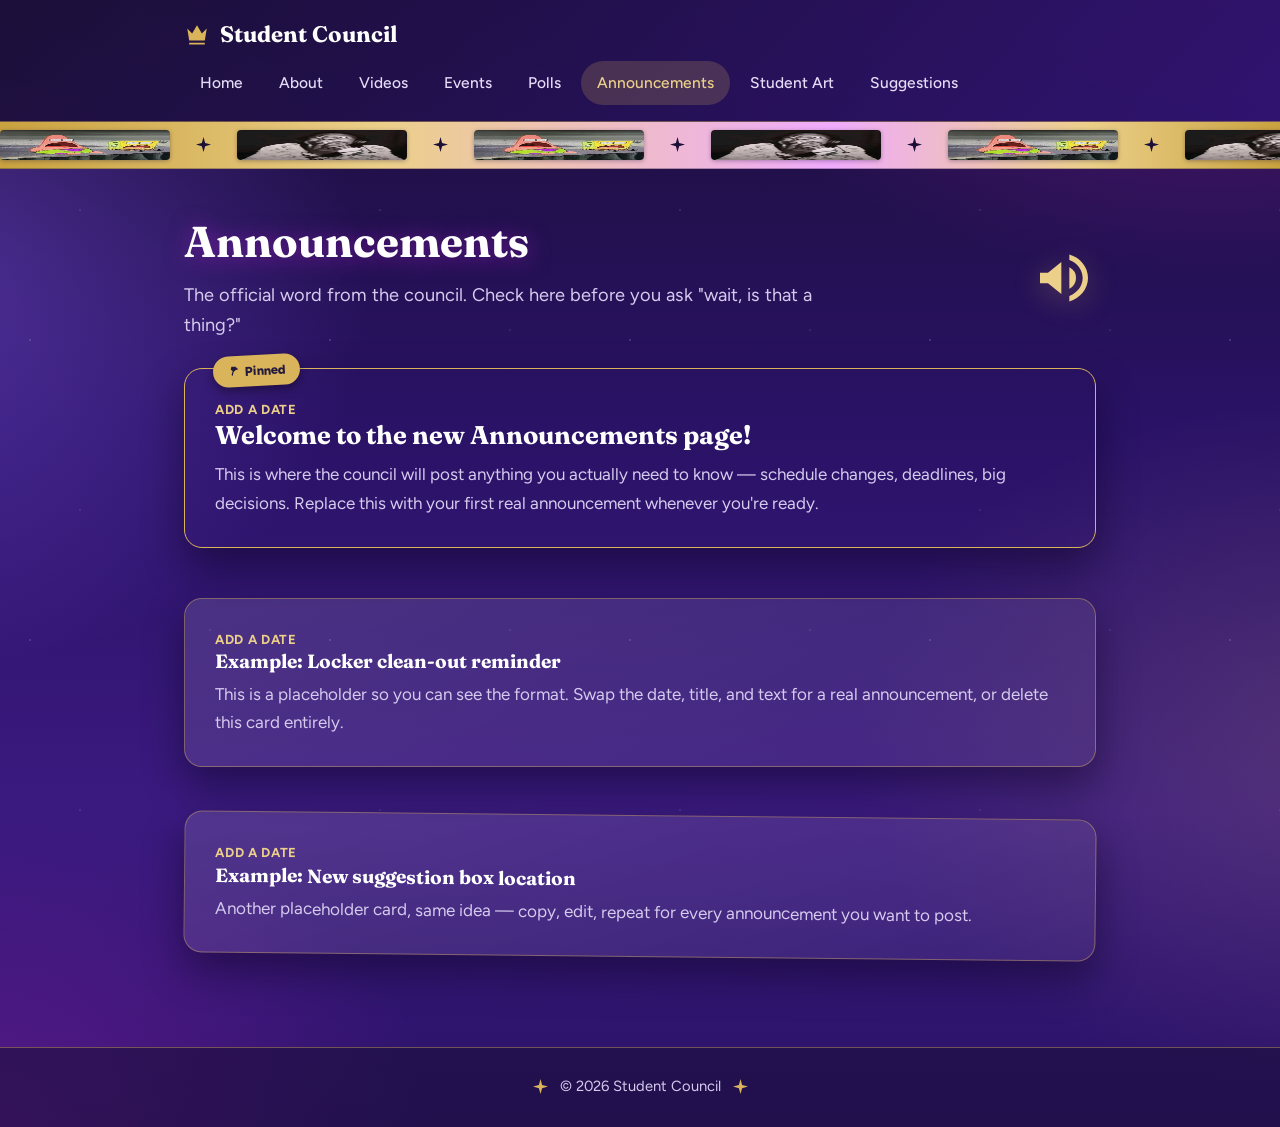
<file: announcements.html>
<!DOCTYPE html>
<html lang="en">
<head>
  <meta charset="UTF-8" />
  <meta name="viewport" content="width=device-width, initial-scale=1.0" />
  <meta name="theme-color" content="#1b0f38" />
  <meta name="description" content="Official announcements from Lewisville School of Science &amp; Technology Student Council." />
  <title>Announcements - Student Council</title>
  <link rel="preconnect" href="https://fonts.googleapis.com" />
  <link rel="preconnect" href="https://fonts.gstatic.com" crossorigin />
  <link href="https://fonts.googleapis.com/css2?family=Fraunces:opsz,wght@9..144,600;9..144,700&family=Figtree:wght@400;500;600;700&display=swap" rel="stylesheet" />
  <style>
:root {
  /* Purples + a little fuchsia */
  --plum: #1b0f38;
  --deep: #2a1266;
  --royal: #4a1d96;
  --violet: #6d28d9;
  --orchid: #8b5cf6;
  --fuchsia: #c026d3;
  --pink: #f0abfc;
  /* Champagne gold */
  --gold: #d9b45b;
  --gold-light: #ecd08a;
  /* Text on dark */
  --text: #f4eefe;
  --muted: #d6cbef;

  --glass: linear-gradient(160deg, rgba(255,255,255,.12), rgba(255,255,255,.05));
  --line: rgba(217,180,91,.42);
  --ring: linear-gradient(135deg, var(--gold-light), var(--fuchsia), var(--orchid), var(--gold));
  --radius: 18px;
  --shadow: 0 18px 40px rgba(8,3,24,.45);

  --spark-gold: url("data:image/svg+xml,%3Csvg xmlns='http://www.w3.org/2000/svg' viewBox='0 0 24 24'%3E%3Cpath fill='%23d9b45b' d='M12 0l2.6 9.4L24 12l-9.4 2.6L12 24l-2.6-9.4L0 12l9.4-2.6z'/%3E%3C/svg%3E");
  --spark-plum: url("data:image/svg+xml,%3Csvg xmlns='http://www.w3.org/2000/svg' viewBox='0 0 24 24'%3E%3Cpath fill='%231b0f38' d='M12 0l2.6 9.4L24 12l-9.4 2.6L12 24l-2.6-9.4L0 12l9.4-2.6z'/%3E%3C/svg%3E");

  --serif: "Fraunces", "Iowan Old Style", Georgia, "Times New Roman", serif;
  --sans: "Figtree", system-ui, -apple-system, "Segoe UI", Roboto, Helvetica, Arial, sans-serif;
}

* { box-sizing: border-box; }
html { -webkit-text-size-adjust: 100%; }

body {
  margin: 0;
  min-height: 100vh;
  font-family: var(--sans);
  font-size: 1.0625rem;
  line-height: 1.65;
  color: var(--text);
  background-color: var(--deep);
  background-image:
    radial-gradient(900px 520px at 95% -4%, rgba(192,38,211,.38), transparent 62%),
    radial-gradient(760px 620px at -8% 26%, rgba(139,92,246,.42), transparent 62%),
    radial-gradient(800px 560px at 105% 66%, rgba(217,180,91,.16), transparent 62%),
    radial-gradient(700px 500px at 0% 100%, rgba(192,38,211,.28), transparent 62%),
    linear-gradient(180deg, #1b0f38 0%, #2a1266 38%, #3b1a80 72%, #2a1266 100%);
}

/* Twinkly starfield behind everything */
body::before {
  content: "";
  position: fixed; inset: 0;
  z-index: 0;
  pointer-events: none;
  opacity: .55;
  background-size: 300px 300px;
  background-image:
    radial-gradient(1.6px 1.6px at 30px 40px, #fff, transparent 60%),
    radial-gradient(1.2px 1.2px at 130px 90px, var(--gold-light), transparent 60%),
    radial-gradient(1.4px 1.4px at 210px 30px, #fff, transparent 60%),
    radial-gradient(1px 1px at 260px 170px, var(--pink), transparent 60%),
    radial-gradient(1.4px 1.4px at 80px 210px, #fff, transparent 60%),
    radial-gradient(1.2px 1.2px at 180px 250px, var(--gold-light), transparent 60%);
}
.site-header, .ticker, main, .site-footer { position: relative; z-index: 1; }

a { color: var(--gold-light); }
:focus-visible { outline: 3px solid var(--gold-light); outline-offset: 3px; border-radius: 6px; }

.wrap { max-width: 960px; margin: 0 auto; padding: 0 24px; }

/* ---------- Header + ticker ---------- */
.site-header {
  background: linear-gradient(135deg, rgba(27,15,56,.94), rgba(47,19,112,.94));
  border-bottom: 1px solid var(--line);
}
.header-inner {
  display: flex;
  justify-content: space-between;
  align-items: center;
  padding: 16px 24px;
  flex-wrap: wrap;
  gap: 8px 16px;
}
.brand {
  display: inline-flex;
  align-items: center;
  gap: 10px;
  color: #fff;
  text-decoration: none;
  font-family: var(--serif);
  font-weight: 700;
  font-size: 1.4rem;
}
.brand svg { width: 26px; height: 26px; fill: var(--gold); flex: none; }
nav { display: flex; gap: 4px; flex-wrap: wrap; }
nav a {
  color: #e6dcf9;
  text-decoration: none;
  padding: 9px 16px;
  border-radius: 999px;
  font-weight: 500;
  font-size: 0.97rem;
  transition: background 0.15s, color 0.15s;
}
nav a:hover { background: rgba(255,255,255,.12); color: #fff; }
nav a[aria-current="page"] { background: rgba(217,180,91,.2); color: var(--gold-light); }

.ticker {
  overflow: hidden;
  color: var(--plum);
  font-weight: 700;
  font-size: .95rem;
  background: linear-gradient(90deg, #c9a23f, #ecd08a 30%, #f0abfc 65%, #ecd08a 85%, #c9a23f);
  border-bottom: 1px solid rgba(27,15,56,.3);
}
.ticker-track { display: flex; width: max-content; padding: 8px 0; animation: tick 80s linear infinite; }
.ticker-set { display: flex; flex: none; align-items: center; gap: 26px; padding-right: 26px; white-space: nowrap; }
.spark-i { display: inline-block; width: 15px; height: 15px; flex: none; background: var(--spark-plum) center / contain no-repeat; }
@keyframes tick { to { transform: translateX(-50%); } }
@media (prefers-reduced-motion: reduce) { .ticker-track { animation: none; } }

.page { padding: 48px 24px 90px; }

/* ---------- Type ---------- */
h1, h2, h3 { font-family: var(--serif); color: #fff; line-height: 1.15; }
h1 { font-size: 2.7rem; font-weight: 700; margin: 0 0 14px; text-shadow: 0 2px 22px rgba(192,38,211,.5); }
.lead { color: var(--muted); font-size: 1.14rem; max-width: 56ch; margin: 0; }

.section-title {
  display: flex;
  align-items: center;
  gap: 14px;
  margin: 58px 0 22px;
  font-size: 1.8rem;
  font-weight: 700;
  color: var(--gold-light);
}
.section-title::before { content: ""; width: 22px; height: 22px; flex: none; background: var(--spark-gold) center / contain no-repeat; }
.section-title::after { content: ""; flex: 1; height: 1px; background: linear-gradient(90deg, rgba(217,180,91,.75), transparent); }

/* ---------- Hero ---------- */
.hero {
  position: relative;
  overflow: hidden;
  display: grid;
  grid-template-columns: minmax(0, 1.55fr) minmax(0, 1fr);
  gap: 36px;
  align-items: center;
  border-radius: 26px;
  padding: 56px 48px;
  background:
    radial-gradient(70% 120% at 100% 0%, rgba(240,171,252,.45), transparent 60%),
    radial-gradient(60% 100% at 0% 100%, rgba(217,180,91,.30), transparent 60%),
    linear-gradient(135deg, #5b21b6 0%, #7e22ce 45%, #a21caf 100%);
  box-shadow: inset 0 0 0 1.5px rgba(236,208,138,.75), 0 24px 60px rgba(8,3,24,.55);
}
.hero-crown { position: absolute; left: -50px; bottom: -70px; width: 300px; height: 300px; fill: var(--gold); opacity: .10; pointer-events: none; }
.hero-copy { position: relative; z-index: 1; }
.hero h1 { font-size: clamp(2rem, 4.6vw, 2.9rem); line-height: 1.1; margin: 0 0 18px; text-shadow: 0 2px 18px rgba(27,15,56,.5); }
.hero .lead { color: #f6eeff; }
.cta-row { margin-top: 28px; display: flex; gap: 12px; flex-wrap: wrap; }

.star { position: absolute; pointer-events: none; fill: var(--gold-light); }
.star.s1 { width: 26px; top: 22px; left: 52%; }
.star.s2 { width: 14px; top: 64px; right: 5%; fill: #fff; opacity: .85; }
.star.s3 { width: 20px; bottom: 26px; left: 54%; fill: var(--pink); }
.star.s4 { width: 12px; bottom: 76px; left: 5%; fill: #fff; opacity: .7; }
.star.s5 { width: 30px; top: 16px; right: 22%; fill: var(--pink); opacity: .85; }

/* ---------- Scrapbook stickers ---------- */
.sticker {
  --tilt: 4deg;
  position: relative;
  margin: 0;
  width: min(100%, 260px);
  justify-self: center;
  padding: 10px 10px 12px;
  background: #fff;
  border-radius: 6px;
  transform: rotate(var(--tilt));
  box-shadow: 0 16px 34px rgba(8,3,24,.6);
}
.sticker img { display: block; width: 100%; height: auto; border-radius: 3px; }
.sticker::before {
  content: "";
  position: absolute;
  top: -13px; left: 50%;
  width: 92px; height: 26px;
  transform: translateX(-50%) rotate(-3deg);
  background: linear-gradient(90deg, rgba(217,180,91,.92), rgba(236,208,138,.92));
  box-shadow: 0 2px 6px rgba(0,0,0,.3);
}
.sticker-left { --tilt: -4deg; }
.doodle { display: block; width: 210px; height: auto; transform: rotate(-2deg); filter: drop-shadow(0 8px 14px rgba(8,3,24,.55)); }

/* ---------- Buttons ---------- */
.btn {
  display: inline-block;
  padding: 12px 26px;
  border-radius: 999px;
  text-decoration: none;
  font-family: inherit;
  font-weight: 700;
  font-size: 1rem;
  line-height: 1.3;
  border: 1px solid transparent;
  cursor: pointer;
  transition: transform .12s, background .15s, box-shadow .15s;
}
.btn:hover { transform: translateY(-1px); }
.btn-gold { background: linear-gradient(180deg, #f0d68b, #d2aa4b); color: var(--plum); box-shadow: 0 4px 16px rgba(217,180,91,.4); }
.btn-gold:hover { background: linear-gradient(180deg, #f6e0a0, #dcb559); }
.btn-ghost { background: rgba(255,255,255,.1); color: #fff; border-color: rgba(255,255,255,.5); }
.btn-ghost:hover { background: rgba(255,255,255,.2); }
.btn[disabled] { opacity: .65; cursor: progress; transform: none; }

/* ---------- Cards + banners ---------- */
.card {
  background: var(--glass);
  border: 1px solid var(--line);
  border-radius: var(--radius);
  padding: 30px;
  margin-top: 28px;
  box-shadow: var(--shadow);
}
.card h2 { margin: 0 0 14px; font-size: 1.6rem; }
.card p { margin: 0; }
.card p + p { margin-top: 12px; }

/* Rainbow-ish gold/fuchsia/violet border for the "main event" cards */
.card-royal {
  border: 2px solid transparent;
  background:
    linear-gradient(160deg, #2a1266, #4a1d96 70%, #6d28d9) padding-box,
    var(--ring) border-box;
}

.goals { list-style: none; margin: 0; padding: 0; display: grid; gap: 16px; }
.goals li { position: relative; padding-left: 40px; font-size: 1.13rem; line-height: 1.5; font-weight: 500; color: #fff; }
.goals li::before { content: ""; position: absolute; left: 0; top: .2em; width: 24px; height: 24px; background: var(--spark-gold) center / contain no-repeat; }

.banner {
  position: relative;
  overflow: hidden;
  display: grid;
  grid-template-columns: minmax(0, 1fr) auto;
  align-items: center;
  gap: 28px;
  margin-top: 44px;
  padding: 34px 40px;
  border-radius: 24px;
  box-shadow: inset 0 0 0 1.5px rgba(236,208,138,.7), 0 20px 50px rgba(8,3,24,.5);
}
.banner h2 { margin: 0 0 8px; font-size: 1.7rem; }
.banner p { margin: 0; font-family: var(--serif); font-size: 1.75rem; font-weight: 700; line-height: 1.25; }
.banner-gold { background: linear-gradient(120deg, #f6dc8f, #d9b45b 50%, #f0abfc); color: var(--plum); }
.banner-gold h2 { color: var(--plum); }
.banner-violet { background: linear-gradient(120deg, #a21caf, #6d28d9 60%, #4a1d96); color: #fff; }
.banner .sticker { width: 210px; --tilt: 4deg; }
.cutout { display: block; height: 180px; width: auto; align-self: end; margin: -34px -14px -34px 0; filter: drop-shadow(0 6px 10px rgba(27,15,56,.35)); }

/* ---------- Videos ---------- */
.video-embed {
  position: relative;
  padding-bottom: 56.25%;
  height: 0;
  overflow: hidden;
  border-radius: 12px;
  background: #000;
  box-shadow: 0 0 0 2px rgba(236,208,138,.7);
}
.video-embed iframe { position: absolute; inset: 0; width: 100%; height: 100%; border: 0; }

.video-meta { display: flex; flex-wrap: wrap; align-items: center; gap: 8px 12px; margin: 22px 0 6px; }
.video-meta h3 { margin: 0; font-size: 1.4rem; }
.caption { margin: 0; font-style: italic; color: var(--muted); }

.badge {
  display: inline-flex;
  align-items: center;
  gap: 6px;
  padding: 3px 12px;
  border-radius: 999px;
  font-size: .85rem;
  font-weight: 700;
  line-height: 1.5;
}
.badge svg { width: 14px; height: 14px; fill: currentColor; }
.badge-gold { background: var(--gold); color: var(--plum); }
.badge-soft { background: rgba(240,171,252,.2); color: var(--pink); border: 1px solid rgba(240,171,252,.5); }

.video-card-lead { margin-top: 0; padding: 20px 20px 28px; }
.video-card-lead .video-meta, .video-card-lead .caption { padding: 0 8px; }
.video-card-lead h3 { font-size: 1.7rem; }

.video-duo { display: grid; grid-template-columns: repeat(2, minmax(0, 1fr)); gap: 24px; }
.video-duo .card { margin-top: 0; }

/* ---------- Page header with a sticker ---------- */
.page-head { display: grid; grid-template-columns: minmax(0, 1fr) auto; gap: 32px; align-items: center; }
.page-head h1 { margin-bottom: 14px; }

/* ---------- Council ---------- */
.council { display: grid; grid-template-columns: repeat(3, minmax(0, 1fr)); gap: 22px; }
.member {
  display: flex;
  flex-direction: column;
  align-items: center;
  text-align: center;
  padding: 30px 20px 28px;
  border-radius: var(--radius);
  background: var(--glass);
  border: 1px solid var(--line);
  box-shadow: var(--shadow);
}
.member-lead {
  grid-column: 1 / -1;
  padding: 40px 24px 36px;
  border: 2px solid transparent;
  background:
    linear-gradient(160deg, #2a1266, #5b21b6 70%, #7e22ce) padding-box,
    var(--ring) border-box;
}
.avatar {
  width: 136px; height: 136px;
  padding: 4px;
  margin: 0 0 18px;
  border-radius: 50%;
  background: conic-gradient(from 160deg, var(--gold-light), var(--fuchsia), var(--orchid), var(--gold-light));
  box-shadow: 0 10px 24px rgba(8,3,24,.5);
}
.avatar img { display: block; width: 100%; height: 100%; border-radius: 50%; object-fit: cover; border: 3px solid var(--plum); background: #fff; }
.member-lead .avatar { width: 180px; height: 180px; padding: 5px; }
.member-name { margin: 0; font-size: 1.3rem; font-weight: 700; color: #fff; overflow-wrap: anywhere; }
.member-lead .member-name { font-size: 2rem; }
.member-role {
  margin: 8px 0 12px;
  padding: 3px 16px;
  border-radius: 999px;
  font-weight: 700;
  font-size: .93rem;
  color: var(--gold-light);
  background: rgba(217,180,91,.16);
  border: 1px solid rgba(217,180,91,.55);
}
.member-lead .member-role { background: var(--gold); color: var(--plum); border-color: var(--gold); }
.member-note { margin: 0; font-size: 1.03rem; color: #ebe3fb; }
.member-lead .member-note { font-size: 1.15rem; }

/* ---------- Form ---------- */
.form { display: flex; flex-direction: column; }
.form label { font-weight: 600; margin: 20px 0 7px; color: #fff; }
.form label:first-of-type { margin-top: 0; }
.form .optional { font-weight: 400; color: var(--muted); }
.form input[type="text"], .form textarea {
  width: 100%;
  padding: 13px 15px;
  border: 2px solid transparent;
  border-radius: 12px;
  font-size: 1rem;
  font-family: inherit;
  color: #241a3d;
  background: #f7f2ff;
}
.form ::placeholder { color: #6f6a78; opacity: 1; }
.form textarea { min-height: 160px; resize: vertical; }
.form input:focus, .form textarea:focus { outline: none; border-color: var(--gold); box-shadow: 0 0 0 4px rgba(217,180,91,.32); }
.form .btn { margin-top: 26px; align-self: flex-start; }
.hp { position: absolute; left: -9999px; width: 1px; height: 1px; overflow: hidden; }

.alert { padding: 14px 18px; border-radius: 12px; margin-top: 22px; font-weight: 600; }
.alert:empty { display: none; }
.alert-success { background: rgba(74,222,128,.16); color: #c6f6d8; border: 1px solid rgba(74,222,128,.5); }
.alert-error { background: rgba(248,113,113,.16); color: #ffd3d0; border: 1px solid rgba(248,113,113,.55); }
.thanks { display: flex; margin-top: 18px; }
.thanks[hidden] { display: none; }
.thanks img { width: 150px; height: auto; border-radius: 12px; border: 3px solid var(--gold); box-shadow: 0 10px 24px rgba(8,3,24,.5); }

/* ---------- Footer ---------- */
.site-footer { border-top: 1px solid var(--line); padding: 26px 0; color: var(--muted); font-size: .92rem; text-align: center; background: rgba(27,15,56,.55); }
.site-footer p { margin: 0; display: inline-flex; align-items: center; gap: 12px; }
.site-footer .spark-i { background-image: var(--spark-gold); }

/* ---------- Small screens ---------- */
@media (max-width: 820px) {
  .hero { grid-template-columns: 1fr; padding: 44px 30px; }
  .hero .sticker { justify-self: start; width: 210px; }
  .page-head { grid-template-columns: 1fr; gap: 26px; }
  .page-head .sticker, .page-head .doodle { justify-self: start; }
  .council { grid-template-columns: 1fr; }
  .video-duo { grid-template-columns: 1fr; }
  .banner { grid-template-columns: 1fr; padding: 30px 26px; }
  .banner .sticker { justify-self: start; }
  .cutout { height: auto; width: min(100%, 340px); margin: 4px 0 -30px; justify-self: center; }
}
@media (max-width: 640px) {
  .page { padding: 32px 20px 64px; }
  .hero { border-radius: 20px; padding: 36px 24px; }
  h1 { font-size: 2.2rem; }
  .header-inner { flex-direction: column; align-items: flex-start; }
  .card { padding: 22px; }
  .video-card-lead { padding: 14px 14px 22px; }
  .video-card-lead h3 { font-size: 1.45rem; }
  .banner p { font-size: 1.5rem; }
  .section-title { font-size: 1.55rem; }
}
  
/* ---------- Scroll reveal ---------- */
.reveal { opacity: 0; transform: translateY(20px); transition: opacity .65s ease, transform .65s ease; }
.reveal.is-visible { opacity: 1; transform: translateY(0); }
@media (prefers-reduced-motion: reduce) { .reveal { opacity: 1; transform: none; transition: none; } }

/* Staggered entrance for grid children */
.events-grid.reveal.is-visible > *,
.mini-council.reveal.is-visible > *,
.council.reveal.is-visible > * {
  animation: rise .55s ease both;
}
.events-grid > *:nth-child(2), .mini-council > *:nth-child(2), .council > *:nth-child(2) { animation-delay: .06s; }
.events-grid > *:nth-child(3), .mini-council > *:nth-child(3), .council > *:nth-child(3) { animation-delay: .12s; }
.events-grid > *:nth-child(4), .mini-council > *:nth-child(4), .council > *:nth-child(4) { animation-delay: .18s; }
@keyframes rise { from { opacity: 0; transform: translateY(14px); } to { opacity: 1; transform: translateY(0); } }
@media (prefers-reduced-motion: reduce) {
  .events-grid.reveal.is-visible > *, .mini-council.reveal.is-visible > *, .council.reveal.is-visible > * { animation: none; }
}

/* Slightly livelier sticker hover (where used outside forms) */
.sticker { transition: transform .25s ease; }
a:hover > .sticker, .hero:hover .sticker { transform: rotate(var(--tilt)) scale(1.03); }

/* ---------- Status pill ---------- */
.status-pill {
  display: inline-flex; align-items: center; gap: 6px;
  padding: 4px 14px; border-radius: 999px; font-weight: 700; font-size: .82rem;
  margin-bottom: 14px;
}
.status-upcoming { background: rgba(74,222,128,.18); color: #bdf5d0; border: 1px solid rgba(74,222,128,.5); }
.status-past { background: rgba(255,255,255,.08); color: var(--muted); border: 1px solid var(--line); }
.status-pill svg { width: 12px; height: 12px; fill: currentColor; }

/* ---------- Events ---------- */
.events-grid { display: grid; grid-template-columns: repeat(2, minmax(0,1fr)); gap: 22px; }
.event-card { overflow: hidden; padding: 0; }
.event-photo {
  aspect-ratio: 16 / 10;
  display: flex; flex-direction: column; align-items: center; justify-content: center; gap: 10px;
  background:
    repeating-linear-gradient(135deg, rgba(255,255,255,.07), rgba(255,255,255,.07) 10px, transparent 10px, transparent 20px),
    linear-gradient(160deg, rgba(74,29,150,.6), rgba(109,40,217,.35));
  border-bottom: 1px solid var(--line);
  color: var(--muted); font-weight: 600; font-size: .92rem; text-align: center; padding: 20px;
}
.event-photo svg { width: 36px; height: 36px; fill: var(--gold-light); opacity: .75; }
.event-body { padding: 22px 24px 26px; }
.event-body h3 { margin: 0 0 6px; font-size: 1.22rem; font-family: var(--serif); color: #fff; }
.event-date { margin: 0 0 10px; color: var(--gold-light); font-weight: 700; font-size: .88rem; }
.event-body p { margin: 0; color: var(--muted); }

/* ---------- Empty state (fundraisers) ---------- */
.empty-state { text-align: center; padding: 50px 30px; color: var(--muted); }
.empty-state svg { width: 44px; height: 44px; fill: var(--gold-light); opacity: .55; margin-bottom: 14px; }
.empty-state p { margin: 0; font-size: 1.07rem; color: #f1ebfc; }
.empty-state .small { font-size: .92rem; margin-top: 8px; opacity: .85; }

/* ---------- Games sign-up (visual only, not wired) ---------- */
.coming-soon-flag {
  display: inline-flex; align-items: center; gap: 6px;
  margin-bottom: 18px; padding: 5px 14px; border-radius: 999px;
  background: rgba(240,171,252,.18); color: var(--pink); border: 1px solid rgba(240,171,252,.5);
  font-weight: 700; font-size: .85rem;
}
.games-form select {
  width: 100%; padding: 13px 15px; border: 2px solid transparent; border-radius: 12px;
  font-size: 1rem; font-family: inherit; color: #241a3d; background: #f7f2ff;
  appearance: none;
  background-image: url("data:image/svg+xml,%3Csvg xmlns='http://www.w3.org/2000/svg' viewBox='0 0 20 20' fill='%23241a3d'%3E%3Cpath d='M5 7l5 6 5-6z'/%3E%3C/svg%3E");
  background-repeat: no-repeat;
  background-position: right 14px center;
}
.games-form input:disabled, .games-form select:disabled { opacity: .55; cursor: not-allowed; }
.games-form .btn[disabled] { cursor: not-allowed; }

/* ---------- Poll ---------- */
.poll-topic { font-family: var(--serif); font-size: 1.5rem; color: #fff; margin: 0 0 6px; }
.poll-window { margin: 0 0 22px; color: var(--muted); }
.poll-options { display: grid; gap: 12px; margin: 0 0 6px; }
.poll-option {
  display: flex; align-items: center; gap: 12px;
  padding: 14px 18px; border-radius: 14px;
  background: rgba(255,255,255,.06); border: 1.5px solid var(--line);
  cursor: pointer; transition: border-color .15s, background .15s, transform .1s;
}
.poll-option:hover { border-color: var(--gold); transform: translateX(2px); }
.poll-option input { accent-color: var(--gold); width: 18px; height: 18px; flex: none; }
.poll-option span { font-weight: 600; color: #fff; }
.poll-option.is-checked { border-color: var(--gold); background: rgba(217,180,91,.16); }
.poll-note { margin-top: 18px; font-size: .88rem; color: var(--muted); }

/* ---------- Mini council (class presidents) ---------- */
.mini-council { display: grid; grid-template-columns: repeat(4, minmax(0,1fr)); gap: 16px; }
.mini-member {
  display: flex; flex-direction: column; align-items: center; text-align: center;
  padding: 22px 12px; border-radius: 16px; background: var(--glass); border: 1px solid var(--line);
  transition: transform .15s ease, border-color .15s ease;
}
.mini-member:hover { transform: translateY(-3px); border-color: var(--gold); }
.mini-avatar {
  width: 64px; height: 64px; border-radius: 14px; margin-bottom: 10px;
  background: conic-gradient(from 160deg, var(--gold-light), var(--fuchsia), var(--orchid), var(--gold-light));
  padding: 3px;
}
.mini-avatar-inner {
  width: 100%; height: 100%; border-radius: 11px; background: var(--plum);
  display: flex; align-items: center; justify-content: center;
  font-family: var(--serif); font-weight: 700; font-size: 1.3rem; color: var(--gold-light);
}
.mini-name { margin: 0; font-size: .9rem; font-weight: 700; color: #fff; }
.mini-role { margin: 3px 0 0; font-size: .74rem; color: var(--gold-light); font-weight: 700; text-transform: uppercase; letter-spacing: .04em; }

@media (max-width: 820px) {
  .events-grid { grid-template-columns: 1fr; }
  .mini-council { grid-template-columns: repeat(2, minmax(0,1fr)); }
}

/* ---------- Events page: shimmering placeholders, bouncing "Upcoming" pill ---------- */
.event-photo {
  background-size: 200% 200%, 100% 100%;
  animation: shimmer 5s ease-in-out infinite;
}
@keyframes shimmer {
  0%, 100% { background-position: 0% 0%, 0 0; }
  50% { background-position: 100% 100%, 0 0; }
}
.status-upcoming svg { animation: tick-bounce 1.6s ease-in-out infinite; transform-origin: center; }
@keyframes tick-bounce { 0%, 100% { transform: scale(1); } 50% { transform: scale(1.25); } }
.event-card { transition: transform .22s ease, box-shadow .22s ease; }
.event-card:hover { transform: translateY(-5px); box-shadow: 0 22px 40px rgba(8,3,24,.5); }
@media (prefers-reduced-motion: reduce) {
  .event-photo, .status-upcoming svg { animation: none; }
  .event-card:hover { transform: none; }
}
  
/* ---------- Ticker images (stretched on purpose - that's the joke) ---------- */
.ticker-img {
  display: block;
  height: 30px;
  width: 170px;
  object-fit: fill;
  border-radius: 4px;
  box-shadow: 0 1px 4px rgba(27,15,56,.35);
  vertical-align: middle;
}

/* ---------- Nav "new" dot (Announcements) ---------- */
.nav-dot {
  display: inline-block;
  width: 7px; height: 7px;
  margin-left: 6px;
  border-radius: 50%;
  background: var(--fuchsia);
  box-shadow: 0 0 0 0 rgba(192,38,211,.7);
  animation: navdot-pulse 1.8s ease-out infinite;
  vertical-align: middle;
}
@keyframes navdot-pulse {
  0% { box-shadow: 0 0 0 0 rgba(192,38,211,.6); }
  70% { box-shadow: 0 0 0 7px rgba(192,38,211,0); }
  100% { box-shadow: 0 0 0 0 rgba(192,38,211,0); }
}
@media (prefers-reduced-motion: reduce) { .nav-dot { animation: none; } }

/* ---------- Announcements page: corkboard-pinned look ---------- */
.megaphone-doodle {
  width: 64px; height: 64px; fill: var(--gold-light); flex: none;
  animation: megaphone-shake 3.2s ease-in-out infinite;
  filter: drop-shadow(0 6px 14px rgba(217,180,91,.35));
}
@keyframes megaphone-shake {
  0%, 80%, 100% { transform: rotate(0deg); }
  83% { transform: rotate(-9deg); }
  86% { transform: rotate(7deg); }
  89% { transform: rotate(-5deg); }
  92% { transform: rotate(0deg); }
}

.announcement-pinned {
  position: relative;
  border-color: var(--gold);
  background: linear-gradient(165deg, rgba(217,180,91,.14), var(--card));
  animation: pin-glow 2.8s ease-in-out infinite;
}
@keyframes pin-glow {
  0%, 100% { box-shadow: var(--shadow), 0 0 0 0 rgba(217,180,91,.35); }
  50% { box-shadow: var(--shadow), 0 0 26px 2px rgba(217,180,91,.45); }
}
.pin-tag {
  position: absolute; top: -14px; left: 28px;
  display: inline-flex; align-items: center; gap: 5px;
  background: var(--gold); color: #241a3d;
  padding: 5px 14px; border-radius: 999px; font-weight: 800; font-size: .8rem;
  box-shadow: 0 4px 10px rgba(0,0,0,.35);
  transform: rotate(-3deg);
}
.pin-tag svg { width: 13px; height: 13px; fill: #241a3d; }
.announcement-date { margin: 0 0 6px; font-size: .82rem; color: var(--gold-light); font-weight: 700; text-transform: uppercase; letter-spacing: .05em; }
.announcement-pinned h2 { margin: 0 0 10px; font-family: var(--serif); font-size: 1.6rem; color: #fff; }
.announcement-pinned p:last-child { margin: 0; color: var(--muted); }

.announcement-list { display: grid; gap: 20px; margin-top: 22px; }
.announcement { transform: rotate(-.6deg); transition: transform .2s ease; }
.announcement-list > *:nth-child(even) { transform: rotate(.6deg); }
.announcement:hover { transform: rotate(0deg) scale(1.01); }
.announcement h3 { margin: 0 0 8px; font-family: var(--serif); font-size: 1.2rem; color: #fff; }
.announcement p:last-child { margin: 0; color: var(--muted); }

@media (prefers-reduced-motion: reduce) {
  .megaphone-doodle, .announcement-pinned { animation: none; }
}
  </style>
</head>
<body>
  <header class="site-header">
    <div class="wrap header-inner">
      <a class="brand" href="index.html"><svg viewBox="0 0 24 24" aria-hidden="true"><path d="M3 7l4.5 4.5L12 4l4.5 7.5L21 7l-1.8 11H4.8L3 7zm1.8 13h14.4v1.8H4.8V20z"/></svg>Student Council</a>
                  <nav aria-label="Main">
        <a href="index.html">Home</a>
        <a href="about.html">About</a>
        <a href="videos.html">Videos</a>
        <a href="events.html">Events</a>
        <a href="polls.html">Polls</a>
        <a href="announcements.html" aria-current="page">Announcements</a>
        <a href="student-art.html">Student Art</a>
        <a href="suggestions.html">Suggestions</a>
      </nav>
    </div>
  </header>
  <!--
    YELLOW SCROLLING BAR: change the words between <span> and </span> below.
    A tiny script at the bottom of the page repeats them across the whole bar.
  -->
  <div class="ticker" aria-hidden="true">
    <div class="ticker-track">
      <div class="ticker-set">
        <img class="ticker-img" src="images/cliff-scream.jpg" alt="" /><i class="spark-i"></i>
        <img class="ticker-img" src="images/shook.jpg" alt="" /><i class="spark-i"></i>
      </div>
    </div>
  </div>

  <main class="wrap page">
    <div class="page-head">
      <div>
        <h1>Announcements</h1>
        <p class="lead">The official word from the council. Check here before you ask "wait, is that a thing?"</p>
      </div>
      <svg class="megaphone-doodle" viewBox="0 0 24 24" aria-hidden="true"><path d="M3 10v4h3l5 4V6l-5 4H3zm13.5 2a4.5 4.5 0 0 0-2.5-4.03v8.06A4.5 4.5 0 0 0 16.5 12zM14 3.23v2.06c2.89 1.03 5 3.73 5 6.71s-2.11 5.68-5 6.71v2.06c4.01-1.08 7-4.72 7-8.77s-2.99-7.69-7-8.77z"/></svg>
    </div>

    <!--
      TO ADD A NEW ANNOUNCEMENT:
      Copy one of the <article class="card announcement"> blocks below (the
      non-pinned ones), paste it right after the opening of .announcement-list,
      and edit the date/title/body. Only keep ONE announcement with class
      "announcement-pinned" at a time — that's the one that gets the gold
      glow and "Pinned" tag at the top.
    -->
    <section class="card reveal announcement-pinned">
      <span class="pin-tag"><svg viewBox="0 0 24 24" aria-hidden="true"><path d="M16 3l5 5-5.5 1.5L12 13l-2 7-2-2 2.5-7.5L7 8l1.5-5.5L13 3l3 0z"/></svg>Pinned</span>
      <p class="announcement-date">Add a date</p>
      <h2>Welcome to the new Announcements page!</h2>
      <p>This is where the council will post anything you actually need to know — schedule changes, deadlines, big decisions. Replace this with your first real announcement whenever you're ready.</p>
    </section>

    <div class="announcement-list">
      <article class="card reveal announcement">
        <p class="announcement-date">Add a date</p>
        <h3>Example: Locker clean-out reminder</h3>
        <p>This is a placeholder so you can see the format. Swap the date, title, and text for a real announcement, or delete this card entirely.</p>
      </article>

      <article class="card reveal announcement">
        <p class="announcement-date">Add a date</p>
        <h3>Example: New suggestion box location</h3>
        <p>Another placeholder card, same idea — copy, edit, repeat for every announcement you want to post.</p>
      </article>
    </div>
  </main>

  <footer class="site-footer">
    <div class="wrap">
      <p><i class="spark-i"></i>&copy; 2026 Student Council<i class="spark-i"></i></p>
    </div>
  </footer>

  <script>
    /* Repeats the yellow bar's words so it fills the screen and scrolls smoothly. */
    (function () {
      var track = document.querySelector('.ticker-track');
      var set = track && track.querySelector('.ticker-set');
      if (!set) return;
      var original = set.innerHTML, tries = 0;
      while (set.offsetWidth < Math.max(window.innerWidth, screen.width) * 1.2 && tries++ < 60) {
        set.insertAdjacentHTML('beforeend', original);
      }
      track.appendChild(set.cloneNode(true));
    })();
  </script>

  <script>
    /* Fades sections in as they scroll into view. */
    (function () {
      var els = document.querySelectorAll('.reveal');
      if (!els.length) return;
      if (!('IntersectionObserver' in window)) { els.forEach(function (el) { el.classList.add('is-visible'); }); return; }
      var io = new IntersectionObserver(function (entries) {
        entries.forEach(function (entry) {
          if (entry.isIntersecting) { entry.target.classList.add('is-visible'); io.unobserve(entry.target); }
        });
      }, { threshold: .12 });
      els.forEach(function (el) { io.observe(el); });
    })();
  </script>
</body>
</html>
</file>
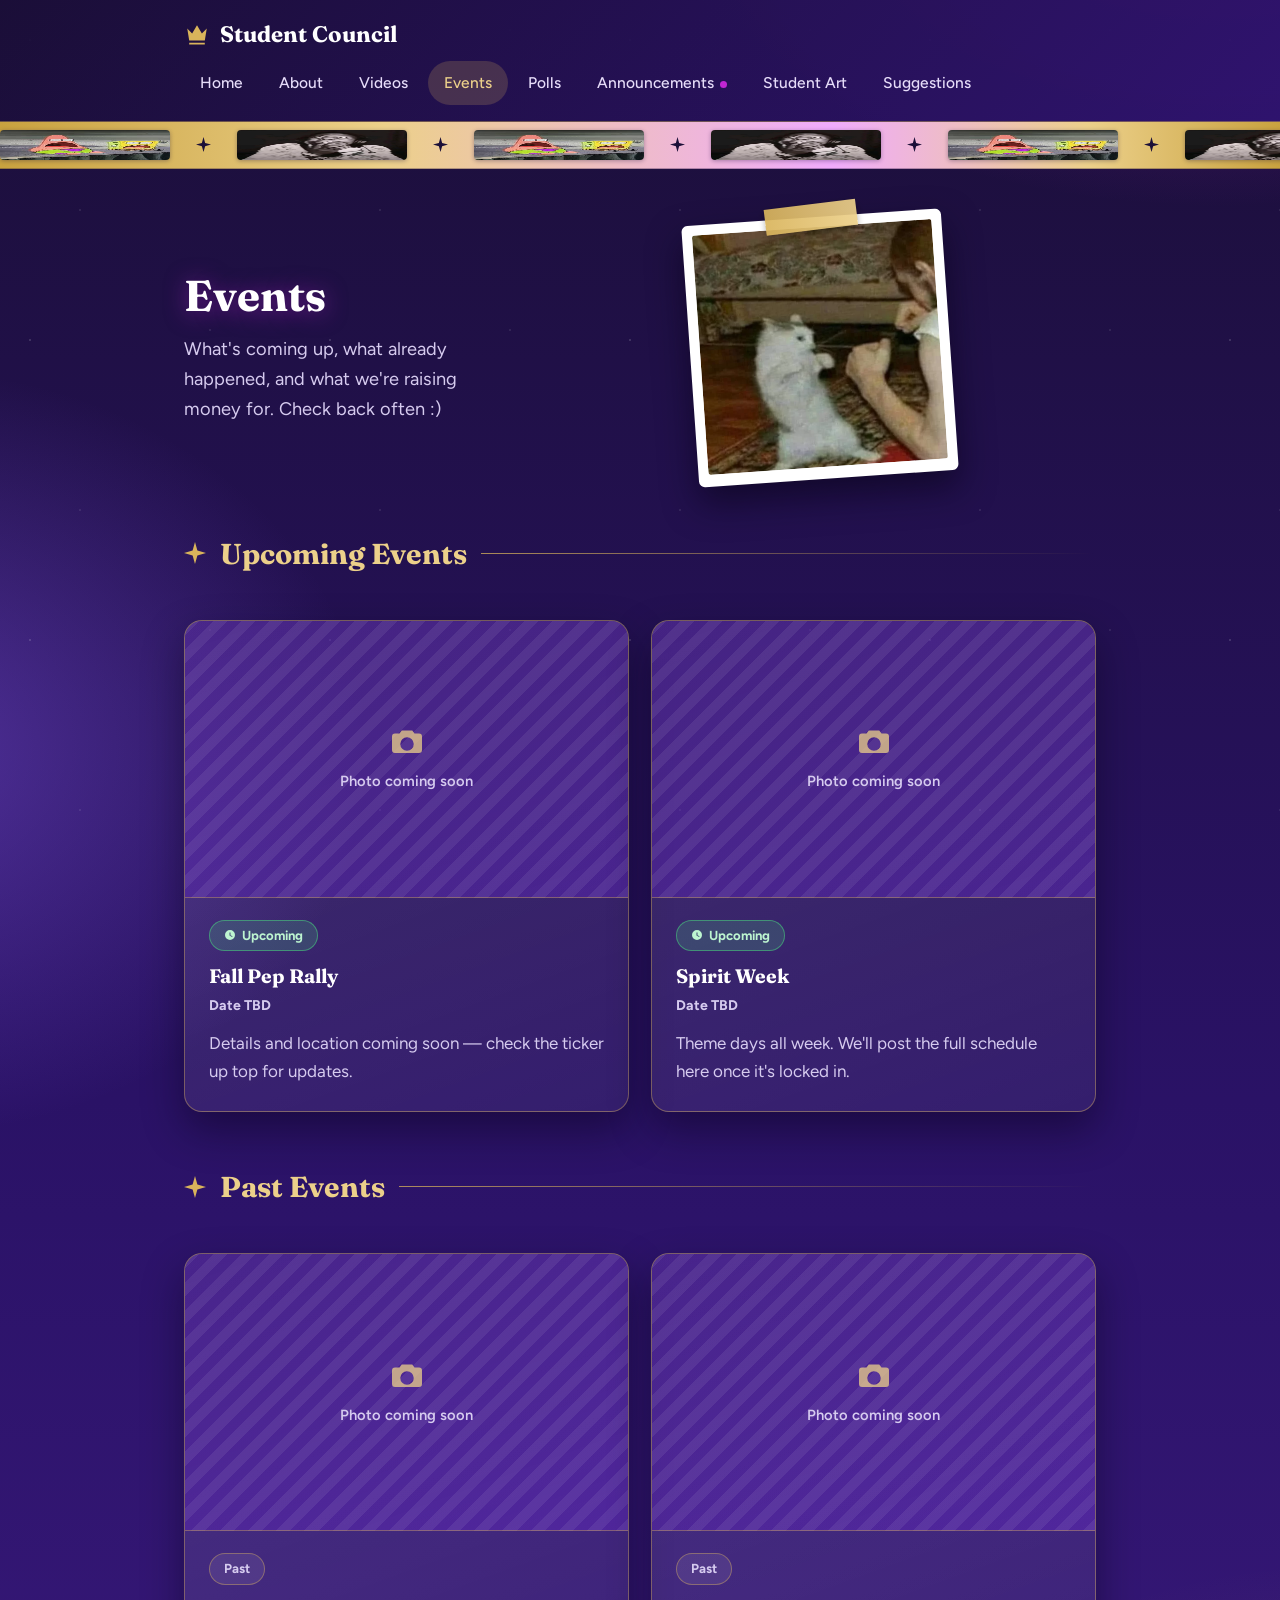
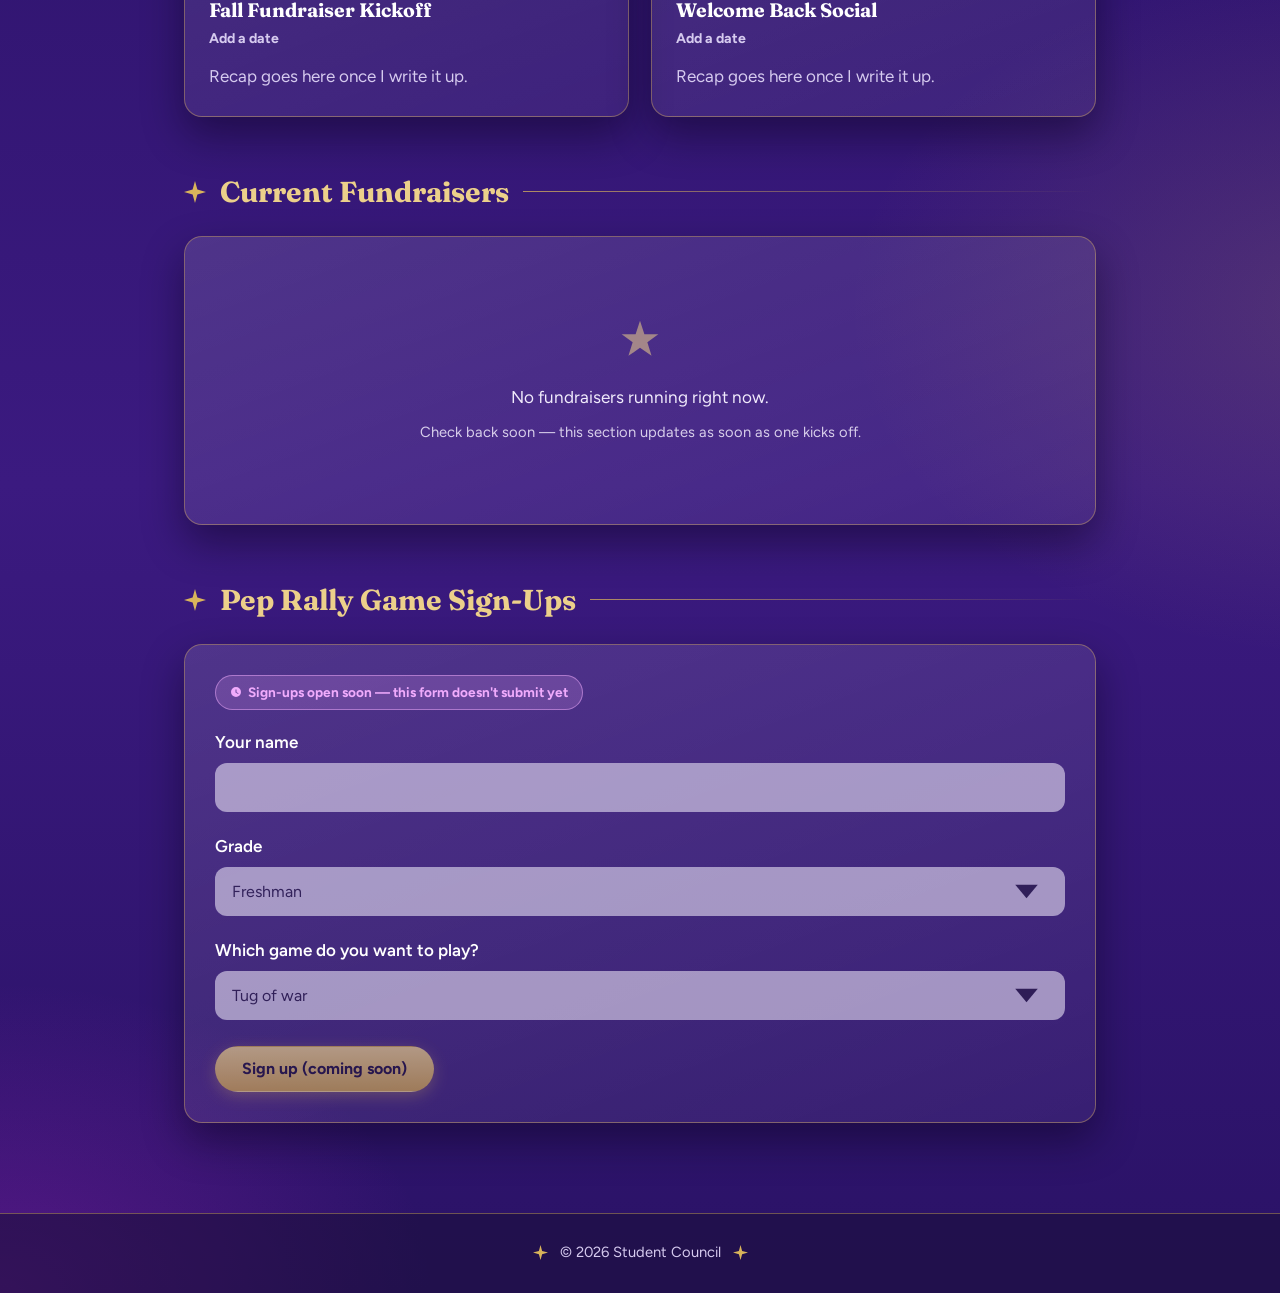
<file: events.html>
<!DOCTYPE html>
<html lang="en">
<head>
  <meta charset="UTF-8" />
  <meta name="viewport" content="width=device-width, initial-scale=1.0" />
  <meta name="theme-color" content="#1b0f38" />
  <meta name="description" content="Upcoming and past events, fundraisers, and pep rally game sign-ups for Lewisville School of Science &amp; Technology Student Council." />
  <title>Events - Student Council</title>
  <link rel="preconnect" href="https://fonts.googleapis.com" />
  <link rel="preconnect" href="https://fonts.gstatic.com" crossorigin />
  <link href="https://fonts.googleapis.com/css2?family=Fraunces:opsz,wght@9..144,600;9..144,700&family=Figtree:wght@400;500;600;700&display=swap" rel="stylesheet" />
  <style>
:root {
  /* Purples + a little fuchsia */
  --plum: #1b0f38;
  --deep: #2a1266;
  --royal: #4a1d96;
  --violet: #6d28d9;
  --orchid: #8b5cf6;
  --fuchsia: #c026d3;
  --pink: #f0abfc;
  /* Champagne gold */
  --gold: #d9b45b;
  --gold-light: #ecd08a;
  /* Text on dark */
  --text: #f4eefe;
  --muted: #d6cbef;

  --glass: linear-gradient(160deg, rgba(255,255,255,.12), rgba(255,255,255,.05));
  --line: rgba(217,180,91,.42);
  --ring: linear-gradient(135deg, var(--gold-light), var(--fuchsia), var(--orchid), var(--gold));
  --radius: 18px;
  --shadow: 0 18px 40px rgba(8,3,24,.45);

  --spark-gold: url("data:image/svg+xml,%3Csvg xmlns='http://www.w3.org/2000/svg' viewBox='0 0 24 24'%3E%3Cpath fill='%23d9b45b' d='M12 0l2.6 9.4L24 12l-9.4 2.6L12 24l-2.6-9.4L0 12l9.4-2.6z'/%3E%3C/svg%3E");
  --spark-plum: url("data:image/svg+xml,%3Csvg xmlns='http://www.w3.org/2000/svg' viewBox='0 0 24 24'%3E%3Cpath fill='%231b0f38' d='M12 0l2.6 9.4L24 12l-9.4 2.6L12 24l-2.6-9.4L0 12l9.4-2.6z'/%3E%3C/svg%3E");

  --serif: "Fraunces", "Iowan Old Style", Georgia, "Times New Roman", serif;
  --sans: "Figtree", system-ui, -apple-system, "Segoe UI", Roboto, Helvetica, Arial, sans-serif;
}

* { box-sizing: border-box; }
html { -webkit-text-size-adjust: 100%; }

body {
  margin: 0;
  min-height: 100vh;
  font-family: var(--sans);
  font-size: 1.0625rem;
  line-height: 1.65;
  color: var(--text);
  background-color: var(--deep);
  background-image:
    radial-gradient(900px 520px at 95% -4%, rgba(192,38,211,.38), transparent 62%),
    radial-gradient(760px 620px at -8% 26%, rgba(139,92,246,.42), transparent 62%),
    radial-gradient(800px 560px at 105% 66%, rgba(217,180,91,.16), transparent 62%),
    radial-gradient(700px 500px at 0% 100%, rgba(192,38,211,.28), transparent 62%),
    linear-gradient(180deg, #1b0f38 0%, #2a1266 38%, #3b1a80 72%, #2a1266 100%);
}

/* Twinkly starfield behind everything */
body::before {
  content: "";
  position: fixed; inset: 0;
  z-index: 0;
  pointer-events: none;
  opacity: .55;
  background-size: 300px 300px;
  background-image:
    radial-gradient(1.6px 1.6px at 30px 40px, #fff, transparent 60%),
    radial-gradient(1.2px 1.2px at 130px 90px, var(--gold-light), transparent 60%),
    radial-gradient(1.4px 1.4px at 210px 30px, #fff, transparent 60%),
    radial-gradient(1px 1px at 260px 170px, var(--pink), transparent 60%),
    radial-gradient(1.4px 1.4px at 80px 210px, #fff, transparent 60%),
    radial-gradient(1.2px 1.2px at 180px 250px, var(--gold-light), transparent 60%);
}
.site-header, .ticker, main, .site-footer { position: relative; z-index: 1; }

a { color: var(--gold-light); }
:focus-visible { outline: 3px solid var(--gold-light); outline-offset: 3px; border-radius: 6px; }

.wrap { max-width: 960px; margin: 0 auto; padding: 0 24px; }

/* ---------- Header + ticker ---------- */
.site-header {
  background: linear-gradient(135deg, rgba(27,15,56,.94), rgba(47,19,112,.94));
  border-bottom: 1px solid var(--line);
}
.header-inner {
  display: flex;
  justify-content: space-between;
  align-items: center;
  padding: 16px 24px;
  flex-wrap: wrap;
  gap: 8px 16px;
}
.brand {
  display: inline-flex;
  align-items: center;
  gap: 10px;
  color: #fff;
  text-decoration: none;
  font-family: var(--serif);
  font-weight: 700;
  font-size: 1.4rem;
}
.brand svg { width: 26px; height: 26px; fill: var(--gold); flex: none; }
nav { display: flex; gap: 4px; flex-wrap: wrap; }
nav a {
  color: #e6dcf9;
  text-decoration: none;
  padding: 9px 16px;
  border-radius: 999px;
  font-weight: 500;
  font-size: 0.97rem;
  transition: background 0.15s, color 0.15s;
}
nav a:hover { background: rgba(255,255,255,.12); color: #fff; }
nav a[aria-current="page"] { background: rgba(217,180,91,.2); color: var(--gold-light); }

.ticker {
  overflow: hidden;
  color: var(--plum);
  font-weight: 700;
  font-size: .95rem;
  background: linear-gradient(90deg, #c9a23f, #ecd08a 30%, #f0abfc 65%, #ecd08a 85%, #c9a23f);
  border-bottom: 1px solid rgba(27,15,56,.3);
}
.ticker-track { display: flex; width: max-content; padding: 8px 0; animation: tick 80s linear infinite; }
.ticker-set { display: flex; flex: none; align-items: center; gap: 26px; padding-right: 26px; white-space: nowrap; }
.spark-i { display: inline-block; width: 15px; height: 15px; flex: none; background: var(--spark-plum) center / contain no-repeat; }
@keyframes tick { to { transform: translateX(-50%); } }
@media (prefers-reduced-motion: reduce) { .ticker-track { animation: none; } }

.page { padding: 48px 24px 90px; }

/* ---------- Type ---------- */
h1, h2, h3 { font-family: var(--serif); color: #fff; line-height: 1.15; }
h1 { font-size: 2.7rem; font-weight: 700; margin: 0 0 14px; text-shadow: 0 2px 22px rgba(192,38,211,.5); }
.lead { color: var(--muted); font-size: 1.14rem; max-width: 56ch; margin: 0; }

.section-title {
  display: flex;
  align-items: center;
  gap: 14px;
  margin: 58px 0 22px;
  font-size: 1.8rem;
  font-weight: 700;
  color: var(--gold-light);
}
.section-title::before { content: ""; width: 22px; height: 22px; flex: none; background: var(--spark-gold) center / contain no-repeat; }
.section-title::after { content: ""; flex: 1; height: 1px; background: linear-gradient(90deg, rgba(217,180,91,.75), transparent); }

/* ---------- Hero ---------- */
.hero {
  position: relative;
  overflow: hidden;
  display: grid;
  grid-template-columns: minmax(0, 1.55fr) minmax(0, 1fr);
  gap: 36px;
  align-items: center;
  border-radius: 26px;
  padding: 56px 48px;
  background:
    radial-gradient(70% 120% at 100% 0%, rgba(240,171,252,.45), transparent 60%),
    radial-gradient(60% 100% at 0% 100%, rgba(217,180,91,.30), transparent 60%),
    linear-gradient(135deg, #5b21b6 0%, #7e22ce 45%, #a21caf 100%);
  box-shadow: inset 0 0 0 1.5px rgba(236,208,138,.75), 0 24px 60px rgba(8,3,24,.55);
}
.hero-crown { position: absolute; left: -50px; bottom: -70px; width: 300px; height: 300px; fill: var(--gold); opacity: .10; pointer-events: none; }
.hero-copy { position: relative; z-index: 1; }
.hero h1 { font-size: clamp(2rem, 4.6vw, 2.9rem); line-height: 1.1; margin: 0 0 18px; text-shadow: 0 2px 18px rgba(27,15,56,.5); }
.hero .lead { color: #f6eeff; }
.cta-row { margin-top: 28px; display: flex; gap: 12px; flex-wrap: wrap; }

.star { position: absolute; pointer-events: none; fill: var(--gold-light); }
.star.s1 { width: 26px; top: 22px; left: 52%; }
.star.s2 { width: 14px; top: 64px; right: 5%; fill: #fff; opacity: .85; }
.star.s3 { width: 20px; bottom: 26px; left: 54%; fill: var(--pink); }
.star.s4 { width: 12px; bottom: 76px; left: 5%; fill: #fff; opacity: .7; }
.star.s5 { width: 30px; top: 16px; right: 22%; fill: var(--pink); opacity: .85; }

/* ---------- Scrapbook stickers ---------- */
.sticker {
  --tilt: 4deg;
  position: relative;
  margin: 0;
  width: min(100%, 260px);
  justify-self: center;
  padding: 10px 10px 12px;
  background: #fff;
  border-radius: 6px;
  transform: rotate(var(--tilt));
  box-shadow: 0 16px 34px rgba(8,3,24,.6);
}
.sticker img { display: block; width: 100%; height: auto; border-radius: 3px; }
.sticker::before {
  content: "";
  position: absolute;
  top: -13px; left: 50%;
  width: 92px; height: 26px;
  transform: translateX(-50%) rotate(-3deg);
  background: linear-gradient(90deg, rgba(217,180,91,.92), rgba(236,208,138,.92));
  box-shadow: 0 2px 6px rgba(0,0,0,.3);
}
.sticker-left { --tilt: -4deg; }
.doodle { display: block; width: 210px; height: auto; transform: rotate(-2deg); filter: drop-shadow(0 8px 14px rgba(8,3,24,.55)); }

/* ---------- Buttons ---------- */
.btn {
  display: inline-block;
  padding: 12px 26px;
  border-radius: 999px;
  text-decoration: none;
  font-family: inherit;
  font-weight: 700;
  font-size: 1rem;
  line-height: 1.3;
  border: 1px solid transparent;
  cursor: pointer;
  transition: transform .12s, background .15s, box-shadow .15s;
}
.btn:hover { transform: translateY(-1px); }
.btn-gold { background: linear-gradient(180deg, #f0d68b, #d2aa4b); color: var(--plum); box-shadow: 0 4px 16px rgba(217,180,91,.4); }
.btn-gold:hover { background: linear-gradient(180deg, #f6e0a0, #dcb559); }
.btn-ghost { background: rgba(255,255,255,.1); color: #fff; border-color: rgba(255,255,255,.5); }
.btn-ghost:hover { background: rgba(255,255,255,.2); }
.btn[disabled] { opacity: .65; cursor: progress; transform: none; }

/* ---------- Cards + banners ---------- */
.card {
  background: var(--glass);
  border: 1px solid var(--line);
  border-radius: var(--radius);
  padding: 30px;
  margin-top: 28px;
  box-shadow: var(--shadow);
}
.card h2 { margin: 0 0 14px; font-size: 1.6rem; }
.card p { margin: 0; }
.card p + p { margin-top: 12px; }

/* Rainbow-ish gold/fuchsia/violet border for the "main event" cards */
.card-royal {
  border: 2px solid transparent;
  background:
    linear-gradient(160deg, #2a1266, #4a1d96 70%, #6d28d9) padding-box,
    var(--ring) border-box;
}

.goals { list-style: none; margin: 0; padding: 0; display: grid; gap: 16px; }
.goals li { position: relative; padding-left: 40px; font-size: 1.13rem; line-height: 1.5; font-weight: 500; color: #fff; }
.goals li::before { content: ""; position: absolute; left: 0; top: .2em; width: 24px; height: 24px; background: var(--spark-gold) center / contain no-repeat; }

.banner {
  position: relative;
  overflow: hidden;
  display: grid;
  grid-template-columns: minmax(0, 1fr) auto;
  align-items: center;
  gap: 28px;
  margin-top: 44px;
  padding: 34px 40px;
  border-radius: 24px;
  box-shadow: inset 0 0 0 1.5px rgba(236,208,138,.7), 0 20px 50px rgba(8,3,24,.5);
}
.banner h2 { margin: 0 0 8px; font-size: 1.7rem; }
.banner p { margin: 0; font-family: var(--serif); font-size: 1.75rem; font-weight: 700; line-height: 1.25; }
.banner-gold { background: linear-gradient(120deg, #f6dc8f, #d9b45b 50%, #f0abfc); color: var(--plum); }
.banner-gold h2 { color: var(--plum); }
.banner-violet { background: linear-gradient(120deg, #a21caf, #6d28d9 60%, #4a1d96); color: #fff; }
.banner .sticker { width: 210px; --tilt: 4deg; }
.cutout { display: block; height: 180px; width: auto; align-self: end; margin: -34px -14px -34px 0; filter: drop-shadow(0 6px 10px rgba(27,15,56,.35)); }

/* ---------- Videos ---------- */
.video-embed {
  position: relative;
  padding-bottom: 56.25%;
  height: 0;
  overflow: hidden;
  border-radius: 12px;
  background: #000;
  box-shadow: 0 0 0 2px rgba(236,208,138,.7);
}
.video-embed iframe { position: absolute; inset: 0; width: 100%; height: 100%; border: 0; }

.video-meta { display: flex; flex-wrap: wrap; align-items: center; gap: 8px 12px; margin: 22px 0 6px; }
.video-meta h3 { margin: 0; font-size: 1.4rem; }
.caption { margin: 0; font-style: italic; color: var(--muted); }

.badge {
  display: inline-flex;
  align-items: center;
  gap: 6px;
  padding: 3px 12px;
  border-radius: 999px;
  font-size: .85rem;
  font-weight: 700;
  line-height: 1.5;
}
.badge svg { width: 14px; height: 14px; fill: currentColor; }
.badge-gold { background: var(--gold); color: var(--plum); }
.badge-soft { background: rgba(240,171,252,.2); color: var(--pink); border: 1px solid rgba(240,171,252,.5); }

.video-card-lead { margin-top: 0; padding: 20px 20px 28px; }
.video-card-lead .video-meta, .video-card-lead .caption { padding: 0 8px; }
.video-card-lead h3 { font-size: 1.7rem; }

.video-duo { display: grid; grid-template-columns: repeat(2, minmax(0, 1fr)); gap: 24px; }
.video-duo .card { margin-top: 0; }

/* ---------- Page header with a sticker ---------- */
.page-head { display: grid; grid-template-columns: minmax(0, 1fr) auto; gap: 32px; align-items: center; }
.page-head h1 { margin-bottom: 14px; }

/* ---------- Council ---------- */
.council { display: grid; grid-template-columns: repeat(3, minmax(0, 1fr)); gap: 22px; }
.member {
  display: flex;
  flex-direction: column;
  align-items: center;
  text-align: center;
  padding: 30px 20px 28px;
  border-radius: var(--radius);
  background: var(--glass);
  border: 1px solid var(--line);
  box-shadow: var(--shadow);
}
.member-lead {
  grid-column: 1 / -1;
  padding: 40px 24px 36px;
  border: 2px solid transparent;
  background:
    linear-gradient(160deg, #2a1266, #5b21b6 70%, #7e22ce) padding-box,
    var(--ring) border-box;
}
.avatar {
  width: 136px; height: 136px;
  padding: 4px;
  margin: 0 0 18px;
  border-radius: 50%;
  background: conic-gradient(from 160deg, var(--gold-light), var(--fuchsia), var(--orchid), var(--gold-light));
  box-shadow: 0 10px 24px rgba(8,3,24,.5);
}
.avatar img { display: block; width: 100%; height: 100%; border-radius: 50%; object-fit: cover; border: 3px solid var(--plum); background: #fff; }
.member-lead .avatar { width: 180px; height: 180px; padding: 5px; }
.member-name { margin: 0; font-size: 1.3rem; font-weight: 700; color: #fff; overflow-wrap: anywhere; }
.member-lead .member-name { font-size: 2rem; }
.member-role {
  margin: 8px 0 12px;
  padding: 3px 16px;
  border-radius: 999px;
  font-weight: 700;
  font-size: .93rem;
  color: var(--gold-light);
  background: rgba(217,180,91,.16);
  border: 1px solid rgba(217,180,91,.55);
}
.member-lead .member-role { background: var(--gold); color: var(--plum); border-color: var(--gold); }
.member-note { margin: 0; font-size: 1.03rem; color: #ebe3fb; }
.member-lead .member-note { font-size: 1.15rem; }

/* ---------- Form ---------- */
.form { display: flex; flex-direction: column; }
.form label { font-weight: 600; margin: 20px 0 7px; color: #fff; }
.form label:first-of-type { margin-top: 0; }
.form .optional { font-weight: 400; color: var(--muted); }
.form input[type="text"], .form textarea {
  width: 100%;
  padding: 13px 15px;
  border: 2px solid transparent;
  border-radius: 12px;
  font-size: 1rem;
  font-family: inherit;
  color: #241a3d;
  background: #f7f2ff;
}
.form ::placeholder { color: #6f6a78; opacity: 1; }
.form textarea { min-height: 160px; resize: vertical; }
.form input:focus, .form textarea:focus { outline: none; border-color: var(--gold); box-shadow: 0 0 0 4px rgba(217,180,91,.32); }
.form .btn { margin-top: 26px; align-self: flex-start; }
.hp { position: absolute; left: -9999px; width: 1px; height: 1px; overflow: hidden; }

.alert { padding: 14px 18px; border-radius: 12px; margin-top: 22px; font-weight: 600; }
.alert:empty { display: none; }
.alert-success { background: rgba(74,222,128,.16); color: #c6f6d8; border: 1px solid rgba(74,222,128,.5); }
.alert-error { background: rgba(248,113,113,.16); color: #ffd3d0; border: 1px solid rgba(248,113,113,.55); }
.thanks { display: flex; margin-top: 18px; }
.thanks[hidden] { display: none; }
.thanks img { width: 150px; height: auto; border-radius: 12px; border: 3px solid var(--gold); box-shadow: 0 10px 24px rgba(8,3,24,.5); }

/* ---------- Footer ---------- */
.site-footer { border-top: 1px solid var(--line); padding: 26px 0; color: var(--muted); font-size: .92rem; text-align: center; background: rgba(27,15,56,.55); }
.site-footer p { margin: 0; display: inline-flex; align-items: center; gap: 12px; }
.site-footer .spark-i { background-image: var(--spark-gold); }

/* ---------- Small screens ---------- */
@media (max-width: 820px) {
  .hero { grid-template-columns: 1fr; padding: 44px 30px; }
  .hero .sticker { justify-self: start; width: 210px; }
  .page-head { grid-template-columns: 1fr; gap: 26px; }
  .page-head .sticker, .page-head .doodle { justify-self: start; }
  .council { grid-template-columns: 1fr; }
  .video-duo { grid-template-columns: 1fr; }
  .banner { grid-template-columns: 1fr; padding: 30px 26px; }
  .banner .sticker { justify-self: start; }
  .cutout { height: auto; width: min(100%, 340px); margin: 4px 0 -30px; justify-self: center; }
}
@media (max-width: 640px) {
  .page { padding: 32px 20px 64px; }
  .hero { border-radius: 20px; padding: 36px 24px; }
  h1 { font-size: 2.2rem; }
  .header-inner { flex-direction: column; align-items: flex-start; }
  .card { padding: 22px; }
  .video-card-lead { padding: 14px 14px 22px; }
  .video-card-lead h3 { font-size: 1.45rem; }
  .banner p { font-size: 1.5rem; }
  .section-title { font-size: 1.55rem; }
}
  
/* ---------- Scroll reveal ---------- */
.reveal { opacity: 0; transform: translateY(20px); transition: opacity .65s ease, transform .65s ease; }
.reveal.is-visible { opacity: 1; transform: translateY(0); }
@media (prefers-reduced-motion: reduce) { .reveal { opacity: 1; transform: none; transition: none; } }

/* Staggered entrance for grid children */
.events-grid.reveal.is-visible > *,
.mini-council.reveal.is-visible > *,
.council.reveal.is-visible > * {
  animation: rise .55s ease both;
}
.events-grid > *:nth-child(2), .mini-council > *:nth-child(2), .council > *:nth-child(2) { animation-delay: .06s; }
.events-grid > *:nth-child(3), .mini-council > *:nth-child(3), .council > *:nth-child(3) { animation-delay: .12s; }
.events-grid > *:nth-child(4), .mini-council > *:nth-child(4), .council > *:nth-child(4) { animation-delay: .18s; }
@keyframes rise { from { opacity: 0; transform: translateY(14px); } to { opacity: 1; transform: translateY(0); } }
@media (prefers-reduced-motion: reduce) {
  .events-grid.reveal.is-visible > *, .mini-council.reveal.is-visible > *, .council.reveal.is-visible > * { animation: none; }
}

/* Slightly livelier sticker hover (where used outside forms) */
.sticker { transition: transform .25s ease; }
a:hover > .sticker, .hero:hover .sticker { transform: rotate(var(--tilt)) scale(1.03); }

/* ---------- Status pill ---------- */
.status-pill {
  display: inline-flex; align-items: center; gap: 6px;
  padding: 4px 14px; border-radius: 999px; font-weight: 700; font-size: .82rem;
  margin-bottom: 14px;
}
.status-upcoming { background: rgba(74,222,128,.18); color: #bdf5d0; border: 1px solid rgba(74,222,128,.5); }
.status-past { background: rgba(255,255,255,.08); color: var(--muted); border: 1px solid var(--line); }
.status-pill svg { width: 12px; height: 12px; fill: currentColor; }

/* ---------- Events ---------- */
.events-grid { display: grid; grid-template-columns: repeat(2, minmax(0,1fr)); gap: 22px; }
.event-card { overflow: hidden; padding: 0; }
.event-photo {
  aspect-ratio: 16 / 10;
  display: flex; flex-direction: column; align-items: center; justify-content: center; gap: 10px;
  background:
    repeating-linear-gradient(135deg, rgba(255,255,255,.07), rgba(255,255,255,.07) 10px, transparent 10px, transparent 20px),
    linear-gradient(160deg, rgba(74,29,150,.6), rgba(109,40,217,.35));
  border-bottom: 1px solid var(--line);
  color: var(--muted); font-weight: 600; font-size: .92rem; text-align: center; padding: 20px;
}
.event-photo svg { width: 36px; height: 36px; fill: var(--gold-light); opacity: .75; }
.event-body { padding: 22px 24px 26px; }
.event-body h3 { margin: 0 0 6px; font-size: 1.22rem; font-family: var(--serif); color: #fff; }
.event-date { margin: 0 0 10px; color: var(--gold-light); font-weight: 700; font-size: .88rem; }
.event-body p { margin: 0; color: var(--muted); }

/* ---------- Empty state (fundraisers) ---------- */
.empty-state { text-align: center; padding: 50px 30px; color: var(--muted); }
.empty-state svg { width: 44px; height: 44px; fill: var(--gold-light); opacity: .55; margin-bottom: 14px; }
.empty-state p { margin: 0; font-size: 1.07rem; color: #f1ebfc; }
.empty-state .small { font-size: .92rem; margin-top: 8px; opacity: .85; }

/* ---------- Games sign-up (visual only, not wired) ---------- */
.coming-soon-flag {
  display: inline-flex; align-items: center; gap: 6px;
  margin-bottom: 18px; padding: 5px 14px; border-radius: 999px;
  background: rgba(240,171,252,.18); color: var(--pink); border: 1px solid rgba(240,171,252,.5);
  font-weight: 700; font-size: .85rem;
}
.games-form select {
  width: 100%; padding: 13px 15px; border: 2px solid transparent; border-radius: 12px;
  font-size: 1rem; font-family: inherit; color: #241a3d; background: #f7f2ff;
  appearance: none;
  background-image: url("data:image/svg+xml,%3Csvg xmlns='http://www.w3.org/2000/svg' viewBox='0 0 20 20' fill='%23241a3d'%3E%3Cpath d='M5 7l5 6 5-6z'/%3E%3C/svg%3E");
  background-repeat: no-repeat;
  background-position: right 14px center;
}
.games-form input:disabled, .games-form select:disabled { opacity: .55; cursor: not-allowed; }
.games-form .btn[disabled] { cursor: not-allowed; }

/* ---------- Poll ---------- */
.poll-topic { font-family: var(--serif); font-size: 1.5rem; color: #fff; margin: 0 0 6px; }
.poll-window { margin: 0 0 22px; color: var(--muted); }
.poll-options { display: grid; gap: 12px; margin: 0 0 6px; }
.poll-option {
  display: flex; align-items: center; gap: 12px;
  padding: 14px 18px; border-radius: 14px;
  background: rgba(255,255,255,.06); border: 1.5px solid var(--line);
  cursor: pointer; transition: border-color .15s, background .15s, transform .1s;
}
.poll-option:hover { border-color: var(--gold); transform: translateX(2px); }
.poll-option input { accent-color: var(--gold); width: 18px; height: 18px; flex: none; }
.poll-option span { font-weight: 600; color: #fff; }
.poll-option.is-checked { border-color: var(--gold); background: rgba(217,180,91,.16); }
.poll-note { margin-top: 18px; font-size: .88rem; color: var(--muted); }

/* ---------- Mini council (class presidents) ---------- */
.mini-council { display: grid; grid-template-columns: repeat(4, minmax(0,1fr)); gap: 16px; }
.mini-member {
  display: flex; flex-direction: column; align-items: center; text-align: center;
  padding: 22px 12px; border-radius: 16px; background: var(--glass); border: 1px solid var(--line);
  transition: transform .15s ease, border-color .15s ease;
}
.mini-member:hover { transform: translateY(-3px); border-color: var(--gold); }
.mini-avatar {
  width: 64px; height: 64px; border-radius: 14px; margin-bottom: 10px;
  background: conic-gradient(from 160deg, var(--gold-light), var(--fuchsia), var(--orchid), var(--gold-light));
  padding: 3px;
}
.mini-avatar-inner {
  width: 100%; height: 100%; border-radius: 11px; background: var(--plum);
  display: flex; align-items: center; justify-content: center;
  font-family: var(--serif); font-weight: 700; font-size: 1.3rem; color: var(--gold-light);
}
.mini-name { margin: 0; font-size: .9rem; font-weight: 700; color: #fff; }
.mini-role { margin: 3px 0 0; font-size: .74rem; color: var(--gold-light); font-weight: 700; text-transform: uppercase; letter-spacing: .04em; }

@media (max-width: 820px) {
  .events-grid { grid-template-columns: 1fr; }
  .mini-council { grid-template-columns: repeat(2, minmax(0,1fr)); }
}

/* ---------- Events page: shimmering placeholders, bouncing "Upcoming" pill ---------- */
.event-photo {
  background-size: 200% 200%, 100% 100%;
  animation: shimmer 5s ease-in-out infinite;
}
@keyframes shimmer {
  0%, 100% { background-position: 0% 0%, 0 0; }
  50% { background-position: 100% 100%, 0 0; }
}
.status-upcoming svg { animation: tick-bounce 1.6s ease-in-out infinite; transform-origin: center; }
@keyframes tick-bounce { 0%, 100% { transform: scale(1); } 50% { transform: scale(1.25); } }
.event-card { transition: transform .22s ease, box-shadow .22s ease; }
.event-card:hover { transform: translateY(-5px); box-shadow: 0 22px 40px rgba(8,3,24,.5); }
@media (prefers-reduced-motion: reduce) {
  .event-photo, .status-upcoming svg { animation: none; }
  .event-card:hover { transform: none; }
}
  
/* ---------- Ticker images (stretched on purpose - that's the joke) ---------- */
.ticker-img {
  display: block;
  height: 30px;
  width: 170px;
  object-fit: fill;
  border-radius: 4px;
  box-shadow: 0 1px 4px rgba(27,15,56,.35);
  vertical-align: middle;
}

/* ---------- Nav "new" dot (Announcements) ---------- */
.nav-dot {
  display: inline-block;
  width: 7px; height: 7px;
  margin-left: 6px;
  border-radius: 50%;
  background: var(--fuchsia);
  box-shadow: 0 0 0 0 rgba(192,38,211,.7);
  animation: navdot-pulse 1.8s ease-out infinite;
  vertical-align: middle;
}
@keyframes navdot-pulse {
  0% { box-shadow: 0 0 0 0 rgba(192,38,211,.6); }
  70% { box-shadow: 0 0 0 7px rgba(192,38,211,0); }
  100% { box-shadow: 0 0 0 0 rgba(192,38,211,0); }
}
@media (prefers-reduced-motion: reduce) { .nav-dot { animation: none; } }
  </style>
</head>
<body>
  <header class="site-header">
    <div class="wrap header-inner">
      <a class="brand" href="index.html"><svg viewBox="0 0 24 24" aria-hidden="true"><path d="M3 7l4.5 4.5L12 4l4.5 7.5L21 7l-1.8 11H4.8L3 7zm1.8 13h14.4v1.8H4.8V20z"/></svg>Student Council</a>
                  <nav aria-label="Main">
        <a href="index.html">Home</a>
        <a href="about.html">About</a>
        <a href="videos.html">Videos</a>
        <a href="events.html" aria-current="page">Events</a>
        <a href="polls.html">Polls</a>
        <a href="announcements.html">Announcements<span class="nav-dot" aria-hidden="true"></span></a>
        <a href="student-art.html">Student Art</a>
        <a href="suggestions.html">Suggestions</a>
      </nav>
    </div>
  </header>
  <!--
    YELLOW SCROLLING BAR: change the words between <span> and </span> below.
    A tiny script at the bottom of the page repeats them across the whole bar.
  -->
  <div class="ticker" aria-hidden="true">
    <div class="ticker-track">
      <div class="ticker-set">
        <img class="ticker-img" src="images/cliff-scream.jpg" alt="" /><i class="spark-i"></i>
        <img class="ticker-img" src="images/shook.jpg" alt="" /><i class="spark-i"></i>
      </div>
    </div>
  </div>

  <main class="wrap page">
    <div class="page-head">
      <div>
        <h1>Events</h1>
        <p class="lead">What's coming up, what already happened, and what we're raising money for. Check back often :)</p>
      </div>
      <figure class="sticker sticker-left">
        <img src="images/cat-fight.jpg" alt="" width="600" height="641" />
      </figure>
    </div>

    <h2 class="section-title">Upcoming Events</h2>
    <!--
      TO ADD A REAL EVENT PHOTO: once you have one, replace the whole
      <div class="event-photo">...</div> block with:
      <img src="images/your-photo.jpg" alt="" style="width:100%;aspect-ratio:16/10;object-fit:cover;" />
    -->
    <div class="events-grid reveal">
      <article class="card event-card">
        <div class="event-photo">
          <svg viewBox="0 0 24 24" aria-hidden="true"><path d="M4 7h3l1.5-2h7L17 7h3a2 2 0 0 1 2 2v9a2 2 0 0 1-2 2H4a2 2 0 0 1-2-2V9a2 2 0 0 1 2-2zm8 2.5a4.5 4.5 0 1 0 0 9 4.5 4.5 0 0 0 0-9z"/></svg>
          Photo coming soon
        </div>
        <div class="event-body">
          <span class="status-pill status-upcoming"><svg viewBox="0 0 24 24" aria-hidden="true"><path d="M12 2a10 10 0 1 0 0 20 10 10 0 0 0 0-20zm1 5v5.4l4 2.3-.8 1.4L11 13V7h2z"/></svg>Upcoming</span>
          <h3>Fall Pep Rally</h3>
          <p class="event-date">Date TBD</p>
          <p>Details and location coming soon — check the ticker up top for updates.</p>
        </div>
      </article>

      <article class="card event-card">
        <div class="event-photo">
          <svg viewBox="0 0 24 24" aria-hidden="true"><path d="M4 7h3l1.5-2h7L17 7h3a2 2 0 0 1 2 2v9a2 2 0 0 1-2 2H4a2 2 0 0 1-2-2V9a2 2 0 0 1 2-2zm8 2.5a4.5 4.5 0 1 0 0 9 4.5 4.5 0 0 0 0-9z"/></svg>
          Photo coming soon
        </div>
        <div class="event-body">
          <span class="status-pill status-upcoming"><svg viewBox="0 0 24 24" aria-hidden="true"><path d="M12 2a10 10 0 1 0 0 20 10 10 0 0 0 0-20zm1 5v5.4l4 2.3-.8 1.4L11 13V7h2z"/></svg>Upcoming</span>
          <h3>Spirit Week</h3>
          <p class="event-date">Date TBD</p>
          <p>Theme days all week. We'll post the full schedule here once it's locked in.</p>
        </div>
      </article>
    </div>

    <h2 class="section-title">Past Events</h2>
    <div class="events-grid reveal">
      <article class="card event-card">
        <div class="event-photo">
          <svg viewBox="0 0 24 24" aria-hidden="true"><path d="M4 7h3l1.5-2h7L17 7h3a2 2 0 0 1 2 2v9a2 2 0 0 1-2 2H4a2 2 0 0 1-2-2V9a2 2 0 0 1 2-2zm8 2.5a4.5 4.5 0 1 0 0 9 4.5 4.5 0 0 0 0-9z"/></svg>
          Photo coming soon
        </div>
        <div class="event-body">
          <span class="status-pill status-past">Past</span>
          <h3>Fall Fundraiser Kickoff</h3>
          <p class="event-date">Add a date</p>
          <p>Recap goes here once I write it up.</p>
        </div>
      </article>

      <article class="card event-card">
        <div class="event-photo">
          <svg viewBox="0 0 24 24" aria-hidden="true"><path d="M4 7h3l1.5-2h7L17 7h3a2 2 0 0 1 2 2v9a2 2 0 0 1-2 2H4a2 2 0 0 1-2-2V9a2 2 0 0 1 2-2zm8 2.5a4.5 4.5 0 1 0 0 9 4.5 4.5 0 0 0 0-9z"/></svg>
          Photo coming soon
        </div>
        <div class="event-body">
          <span class="status-pill status-past">Past</span>
          <h3>Welcome Back Social</h3>
          <p class="event-date">Add a date</p>
          <p>Recap goes here once I write it up.</p>
        </div>
      </article>
    </div>

    <h2 class="section-title">Current Fundraisers</h2>
    <section class="card reveal">
      <div class="empty-state">
        <svg viewBox="0 0 24 24" aria-hidden="true"><path d="M12 2l2.4 7.4H22l-6 4.4 2.3 7.4L12 16.8 5.7 21.2 8 13.8 2 9.4h7.6z"/></svg>
        <p>No fundraisers running right now.</p>
        <p class="small">Check back soon — this section updates as soon as one kicks off.</p>
      </div>
    </section>

    <h2 class="section-title">Pep Rally Game Sign-Ups</h2>
    <section class="card reveal">
      <span class="coming-soon-flag">
        <svg viewBox="0 0 24 24" aria-hidden="true" style="width:12px;height:12px;fill:currentColor;"><path d="M12 2a10 10 0 1 0 0 20 10 10 0 0 0 0-20zm1 5v5.4l4 2.3-.8 1.4L11 13V7h2z"/></svg>
        Sign-ups open soon — this form doesn't submit yet
      </span>
      <form class="form games-form" onsubmit="return false;">
        <label for="student-name">Your name</label>
        <input type="text" id="student-name" name="student-name" autocomplete="name" disabled />

        <label for="grade">Grade</label>
        <select id="grade" name="grade" disabled>
          <option>Freshman</option>
          <option>Sophomore</option>
          <option>Junior</option>
          <option>Senior</option>
        </select>

        <label for="game">Which game do you want to play?</label>
        <select id="game" name="game" disabled>
          <option>Tug of war</option>
          <option>Musical chairs</option>
          <option>Relay race</option>
          <option>Dodgeball</option>
          <option>Something else (tell us in Suggestions!)</option>
        </select>

        <button class="btn btn-gold" type="submit" disabled>Sign up (coming soon)</button>
      </form>
    </section>
  </main>

  <footer class="site-footer">
    <div class="wrap">
      <p><i class="spark-i"></i>&copy; 2026 Student Council<i class="spark-i"></i></p>
    </div>
  </footer>

  <script>
    /* Repeats the yellow bar's words so it fills the screen and scrolls smoothly. */
    (function () {
      var track = document.querySelector('.ticker-track');
      var set = track && track.querySelector('.ticker-set');
      if (!set) return;
      var original = set.innerHTML, tries = 0;
      while (set.offsetWidth < Math.max(window.innerWidth, screen.width) * 1.2 && tries++ < 60) {
        set.insertAdjacentHTML('beforeend', original);
      }
      track.appendChild(set.cloneNode(true));
    })();
  </script>

  <script>
    /* Fades sections in as they scroll into view. */
    (function () {
      var els = document.querySelectorAll('.reveal');
      if (!els.length) return;
      if (!('IntersectionObserver' in window)) { els.forEach(function (el) { el.classList.add('is-visible'); }); return; }
      var io = new IntersectionObserver(function (entries) {
        entries.forEach(function (entry) {
          if (entry.isIntersecting) { entry.target.classList.add('is-visible'); io.unobserve(entry.target); }
        });
      }, { threshold: .12 });
      els.forEach(function (el) { io.observe(el); });
    })();
  </script>
</body>
</html>
</file>
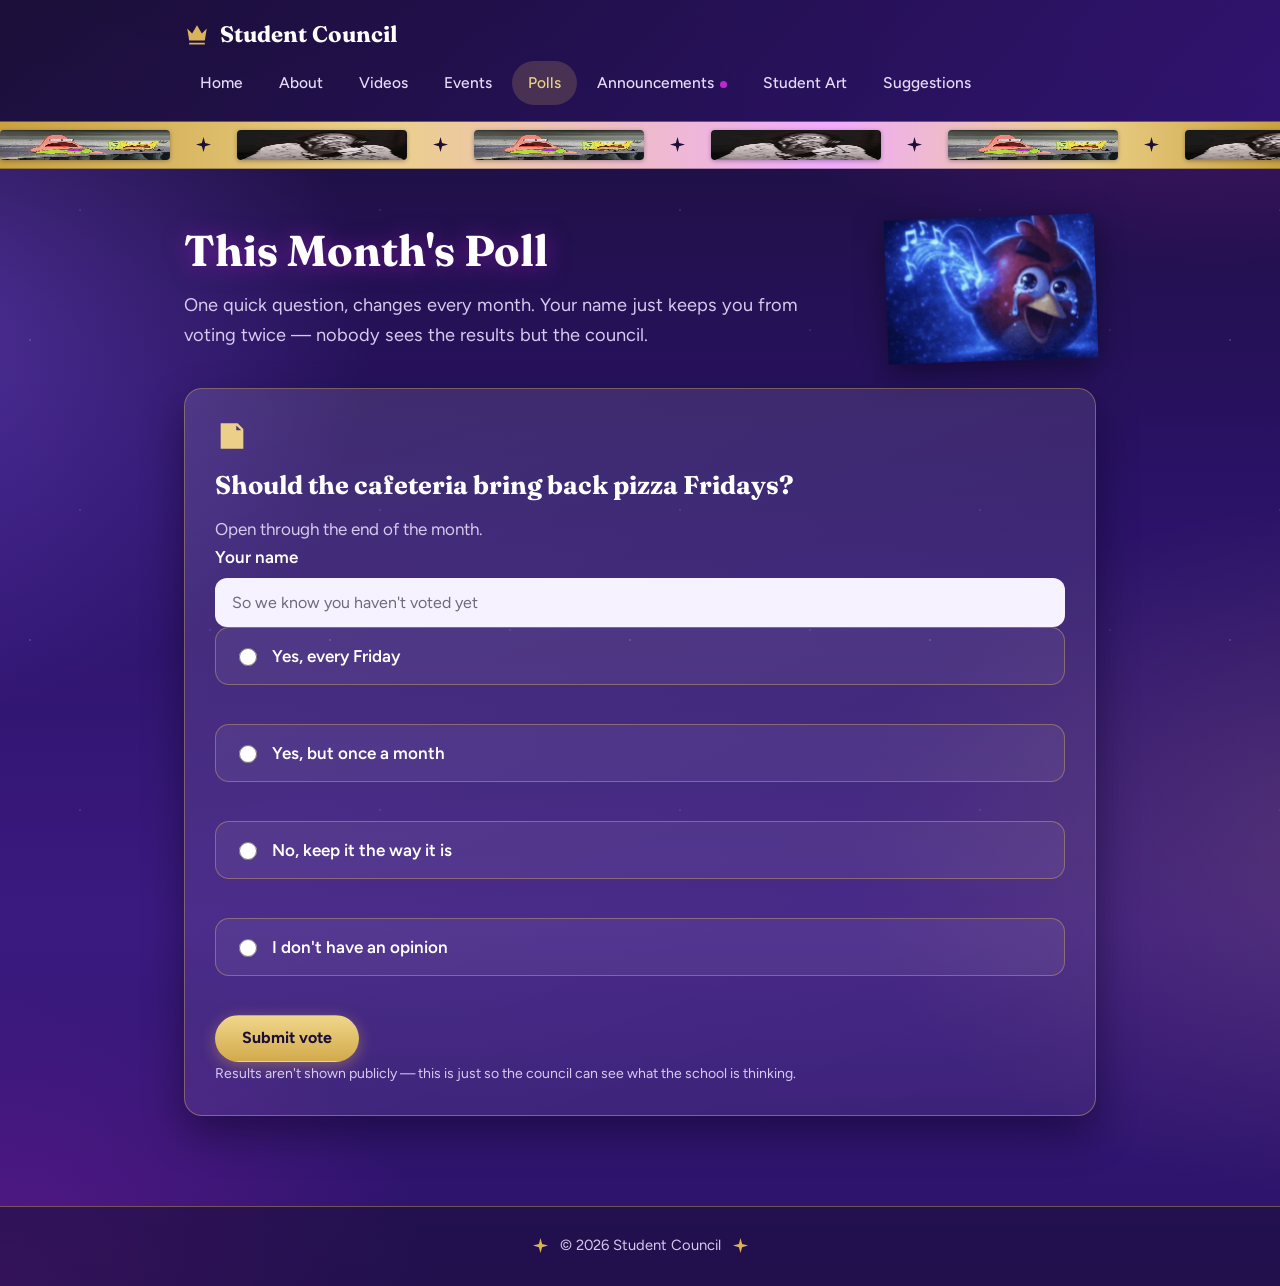
<file: polls.html>
<!DOCTYPE html>
<html lang="en">
<head>
  <meta charset="UTF-8" />
  <meta name="viewport" content="width=device-width, initial-scale=1.0" />
  <meta name="theme-color" content="#1b0f38" />
  <meta name="description" content="Vote in this month's student council poll." />
  <title>Polls - Student Council</title>
  <link rel="preconnect" href="https://fonts.googleapis.com" />
  <link rel="preconnect" href="https://fonts.gstatic.com" crossorigin />
  <link href="https://fonts.googleapis.com/css2?family=Fraunces:opsz,wght@9..144,600;9..144,700&family=Figtree:wght@400;500;600;700&display=swap" rel="stylesheet" />
  <style>
:root {
  /* Purples + a little fuchsia */
  --plum: #1b0f38;
  --deep: #2a1266;
  --royal: #4a1d96;
  --violet: #6d28d9;
  --orchid: #8b5cf6;
  --fuchsia: #c026d3;
  --pink: #f0abfc;
  /* Champagne gold */
  --gold: #d9b45b;
  --gold-light: #ecd08a;
  /* Text on dark */
  --text: #f4eefe;
  --muted: #d6cbef;

  --glass: linear-gradient(160deg, rgba(255,255,255,.12), rgba(255,255,255,.05));
  --line: rgba(217,180,91,.42);
  --ring: linear-gradient(135deg, var(--gold-light), var(--fuchsia), var(--orchid), var(--gold));
  --radius: 18px;
  --shadow: 0 18px 40px rgba(8,3,24,.45);

  --spark-gold: url("data:image/svg+xml,%3Csvg xmlns='http://www.w3.org/2000/svg' viewBox='0 0 24 24'%3E%3Cpath fill='%23d9b45b' d='M12 0l2.6 9.4L24 12l-9.4 2.6L12 24l-2.6-9.4L0 12l9.4-2.6z'/%3E%3C/svg%3E");
  --spark-plum: url("data:image/svg+xml,%3Csvg xmlns='http://www.w3.org/2000/svg' viewBox='0 0 24 24'%3E%3Cpath fill='%231b0f38' d='M12 0l2.6 9.4L24 12l-9.4 2.6L12 24l-2.6-9.4L0 12l9.4-2.6z'/%3E%3C/svg%3E");

  --serif: "Fraunces", "Iowan Old Style", Georgia, "Times New Roman", serif;
  --sans: "Figtree", system-ui, -apple-system, "Segoe UI", Roboto, Helvetica, Arial, sans-serif;
}

* { box-sizing: border-box; }
html { -webkit-text-size-adjust: 100%; }

body {
  margin: 0;
  min-height: 100vh;
  font-family: var(--sans);
  font-size: 1.0625rem;
  line-height: 1.65;
  color: var(--text);
  background-color: var(--deep);
  background-image:
    radial-gradient(900px 520px at 95% -4%, rgba(192,38,211,.38), transparent 62%),
    radial-gradient(760px 620px at -8% 26%, rgba(139,92,246,.42), transparent 62%),
    radial-gradient(800px 560px at 105% 66%, rgba(217,180,91,.16), transparent 62%),
    radial-gradient(700px 500px at 0% 100%, rgba(192,38,211,.28), transparent 62%),
    linear-gradient(180deg, #1b0f38 0%, #2a1266 38%, #3b1a80 72%, #2a1266 100%);
}

/* Twinkly starfield behind everything */
body::before {
  content: "";
  position: fixed; inset: 0;
  z-index: 0;
  pointer-events: none;
  opacity: .55;
  background-size: 300px 300px;
  background-image:
    radial-gradient(1.6px 1.6px at 30px 40px, #fff, transparent 60%),
    radial-gradient(1.2px 1.2px at 130px 90px, var(--gold-light), transparent 60%),
    radial-gradient(1.4px 1.4px at 210px 30px, #fff, transparent 60%),
    radial-gradient(1px 1px at 260px 170px, var(--pink), transparent 60%),
    radial-gradient(1.4px 1.4px at 80px 210px, #fff, transparent 60%),
    radial-gradient(1.2px 1.2px at 180px 250px, var(--gold-light), transparent 60%);
}
.site-header, .ticker, main, .site-footer { position: relative; z-index: 1; }

a { color: var(--gold-light); }
:focus-visible { outline: 3px solid var(--gold-light); outline-offset: 3px; border-radius: 6px; }

.wrap { max-width: 960px; margin: 0 auto; padding: 0 24px; }

/* ---------- Header + ticker ---------- */
.site-header {
  background: linear-gradient(135deg, rgba(27,15,56,.94), rgba(47,19,112,.94));
  border-bottom: 1px solid var(--line);
}
.header-inner {
  display: flex;
  justify-content: space-between;
  align-items: center;
  padding: 16px 24px;
  flex-wrap: wrap;
  gap: 8px 16px;
}
.brand {
  display: inline-flex;
  align-items: center;
  gap: 10px;
  color: #fff;
  text-decoration: none;
  font-family: var(--serif);
  font-weight: 700;
  font-size: 1.4rem;
}
.brand svg { width: 26px; height: 26px; fill: var(--gold); flex: none; }
nav { display: flex; gap: 4px; flex-wrap: wrap; }
nav a {
  color: #e6dcf9;
  text-decoration: none;
  padding: 9px 16px;
  border-radius: 999px;
  font-weight: 500;
  font-size: 0.97rem;
  transition: background 0.15s, color 0.15s;
}
nav a:hover { background: rgba(255,255,255,.12); color: #fff; }
nav a[aria-current="page"] { background: rgba(217,180,91,.2); color: var(--gold-light); }

.ticker {
  overflow: hidden;
  color: var(--plum);
  font-weight: 700;
  font-size: .95rem;
  background: linear-gradient(90deg, #c9a23f, #ecd08a 30%, #f0abfc 65%, #ecd08a 85%, #c9a23f);
  border-bottom: 1px solid rgba(27,15,56,.3);
}
.ticker-track { display: flex; width: max-content; padding: 8px 0; animation: tick 80s linear infinite; }
.ticker-set { display: flex; flex: none; align-items: center; gap: 26px; padding-right: 26px; white-space: nowrap; }
.spark-i { display: inline-block; width: 15px; height: 15px; flex: none; background: var(--spark-plum) center / contain no-repeat; }
@keyframes tick { to { transform: translateX(-50%); } }
@media (prefers-reduced-motion: reduce) { .ticker-track { animation: none; } }

.page { padding: 48px 24px 90px; }

/* ---------- Type ---------- */
h1, h2, h3 { font-family: var(--serif); color: #fff; line-height: 1.15; }
h1 { font-size: 2.7rem; font-weight: 700; margin: 0 0 14px; text-shadow: 0 2px 22px rgba(192,38,211,.5); }
.lead { color: var(--muted); font-size: 1.14rem; max-width: 56ch; margin: 0; }

.section-title {
  display: flex;
  align-items: center;
  gap: 14px;
  margin: 58px 0 22px;
  font-size: 1.8rem;
  font-weight: 700;
  color: var(--gold-light);
}
.section-title::before { content: ""; width: 22px; height: 22px; flex: none; background: var(--spark-gold) center / contain no-repeat; }
.section-title::after { content: ""; flex: 1; height: 1px; background: linear-gradient(90deg, rgba(217,180,91,.75), transparent); }

/* ---------- Hero ---------- */
.hero {
  position: relative;
  overflow: hidden;
  display: grid;
  grid-template-columns: minmax(0, 1.55fr) minmax(0, 1fr);
  gap: 36px;
  align-items: center;
  border-radius: 26px;
  padding: 56px 48px;
  background:
    radial-gradient(70% 120% at 100% 0%, rgba(240,171,252,.45), transparent 60%),
    radial-gradient(60% 100% at 0% 100%, rgba(217,180,91,.30), transparent 60%),
    linear-gradient(135deg, #5b21b6 0%, #7e22ce 45%, #a21caf 100%);
  box-shadow: inset 0 0 0 1.5px rgba(236,208,138,.75), 0 24px 60px rgba(8,3,24,.55);
}
.hero-crown { position: absolute; left: -50px; bottom: -70px; width: 300px; height: 300px; fill: var(--gold); opacity: .10; pointer-events: none; }
.hero-copy { position: relative; z-index: 1; }
.hero h1 { font-size: clamp(2rem, 4.6vw, 2.9rem); line-height: 1.1; margin: 0 0 18px; text-shadow: 0 2px 18px rgba(27,15,56,.5); }
.hero .lead { color: #f6eeff; }
.cta-row { margin-top: 28px; display: flex; gap: 12px; flex-wrap: wrap; }

.star { position: absolute; pointer-events: none; fill: var(--gold-light); }
.star.s1 { width: 26px; top: 22px; left: 52%; }
.star.s2 { width: 14px; top: 64px; right: 5%; fill: #fff; opacity: .85; }
.star.s3 { width: 20px; bottom: 26px; left: 54%; fill: var(--pink); }
.star.s4 { width: 12px; bottom: 76px; left: 5%; fill: #fff; opacity: .7; }
.star.s5 { width: 30px; top: 16px; right: 22%; fill: var(--pink); opacity: .85; }

/* ---------- Scrapbook stickers ---------- */
.sticker {
  --tilt: 4deg;
  position: relative;
  margin: 0;
  width: min(100%, 260px);
  justify-self: center;
  padding: 10px 10px 12px;
  background: #fff;
  border-radius: 6px;
  transform: rotate(var(--tilt));
  box-shadow: 0 16px 34px rgba(8,3,24,.6);
}
.sticker img { display: block; width: 100%; height: auto; border-radius: 3px; }
.sticker::before {
  content: "";
  position: absolute;
  top: -13px; left: 50%;
  width: 92px; height: 26px;
  transform: translateX(-50%) rotate(-3deg);
  background: linear-gradient(90deg, rgba(217,180,91,.92), rgba(236,208,138,.92));
  box-shadow: 0 2px 6px rgba(0,0,0,.3);
}
.sticker-left { --tilt: -4deg; }
.doodle { display: block; width: 210px; height: auto; transform: rotate(-2deg); filter: drop-shadow(0 8px 14px rgba(8,3,24,.55)); }

/* ---------- Buttons ---------- */
.btn {
  display: inline-block;
  padding: 12px 26px;
  border-radius: 999px;
  text-decoration: none;
  font-family: inherit;
  font-weight: 700;
  font-size: 1rem;
  line-height: 1.3;
  border: 1px solid transparent;
  cursor: pointer;
  transition: transform .12s, background .15s, box-shadow .15s;
}
.btn:hover { transform: translateY(-1px); }
.btn-gold { background: linear-gradient(180deg, #f0d68b, #d2aa4b); color: var(--plum); box-shadow: 0 4px 16px rgba(217,180,91,.4); }
.btn-gold:hover { background: linear-gradient(180deg, #f6e0a0, #dcb559); }
.btn-ghost { background: rgba(255,255,255,.1); color: #fff; border-color: rgba(255,255,255,.5); }
.btn-ghost:hover { background: rgba(255,255,255,.2); }
.btn[disabled] { opacity: .65; cursor: progress; transform: none; }

/* ---------- Cards + banners ---------- */
.card {
  background: var(--glass);
  border: 1px solid var(--line);
  border-radius: var(--radius);
  padding: 30px;
  margin-top: 28px;
  box-shadow: var(--shadow);
}
.card h2 { margin: 0 0 14px; font-size: 1.6rem; }
.card p { margin: 0; }
.card p + p { margin-top: 12px; }

/* Rainbow-ish gold/fuchsia/violet border for the "main event" cards */
.card-royal {
  border: 2px solid transparent;
  background:
    linear-gradient(160deg, #2a1266, #4a1d96 70%, #6d28d9) padding-box,
    var(--ring) border-box;
}

.goals { list-style: none; margin: 0; padding: 0; display: grid; gap: 16px; }
.goals li { position: relative; padding-left: 40px; font-size: 1.13rem; line-height: 1.5; font-weight: 500; color: #fff; }
.goals li::before { content: ""; position: absolute; left: 0; top: .2em; width: 24px; height: 24px; background: var(--spark-gold) center / contain no-repeat; }

.banner {
  position: relative;
  overflow: hidden;
  display: grid;
  grid-template-columns: minmax(0, 1fr) auto;
  align-items: center;
  gap: 28px;
  margin-top: 44px;
  padding: 34px 40px;
  border-radius: 24px;
  box-shadow: inset 0 0 0 1.5px rgba(236,208,138,.7), 0 20px 50px rgba(8,3,24,.5);
}
.banner h2 { margin: 0 0 8px; font-size: 1.7rem; }
.banner p { margin: 0; font-family: var(--serif); font-size: 1.75rem; font-weight: 700; line-height: 1.25; }
.banner-gold { background: linear-gradient(120deg, #f6dc8f, #d9b45b 50%, #f0abfc); color: var(--plum); }
.banner-gold h2 { color: var(--plum); }
.banner-violet { background: linear-gradient(120deg, #a21caf, #6d28d9 60%, #4a1d96); color: #fff; }
.banner .sticker { width: 210px; --tilt: 4deg; }
.cutout { display: block; height: 180px; width: auto; align-self: end; margin: -34px -14px -34px 0; filter: drop-shadow(0 6px 10px rgba(27,15,56,.35)); }

/* ---------- Videos ---------- */
.video-embed {
  position: relative;
  padding-bottom: 56.25%;
  height: 0;
  overflow: hidden;
  border-radius: 12px;
  background: #000;
  box-shadow: 0 0 0 2px rgba(236,208,138,.7);
}
.video-embed iframe { position: absolute; inset: 0; width: 100%; height: 100%; border: 0; }

.video-meta { display: flex; flex-wrap: wrap; align-items: center; gap: 8px 12px; margin: 22px 0 6px; }
.video-meta h3 { margin: 0; font-size: 1.4rem; }
.caption { margin: 0; font-style: italic; color: var(--muted); }

.badge {
  display: inline-flex;
  align-items: center;
  gap: 6px;
  padding: 3px 12px;
  border-radius: 999px;
  font-size: .85rem;
  font-weight: 700;
  line-height: 1.5;
}
.badge svg { width: 14px; height: 14px; fill: currentColor; }
.badge-gold { background: var(--gold); color: var(--plum); }
.badge-soft { background: rgba(240,171,252,.2); color: var(--pink); border: 1px solid rgba(240,171,252,.5); }

.video-card-lead { margin-top: 0; padding: 20px 20px 28px; }
.video-card-lead .video-meta, .video-card-lead .caption { padding: 0 8px; }
.video-card-lead h3 { font-size: 1.7rem; }

.video-duo { display: grid; grid-template-columns: repeat(2, minmax(0, 1fr)); gap: 24px; }
.video-duo .card { margin-top: 0; }

/* ---------- Page header with a sticker ---------- */
.page-head { display: grid; grid-template-columns: minmax(0, 1fr) auto; gap: 32px; align-items: center; }
.page-head h1 { margin-bottom: 14px; }

/* ---------- Council ---------- */
.council { display: grid; grid-template-columns: repeat(3, minmax(0, 1fr)); gap: 22px; }
.member {
  display: flex;
  flex-direction: column;
  align-items: center;
  text-align: center;
  padding: 30px 20px 28px;
  border-radius: var(--radius);
  background: var(--glass);
  border: 1px solid var(--line);
  box-shadow: var(--shadow);
}
.member-lead {
  grid-column: 1 / -1;
  padding: 40px 24px 36px;
  border: 2px solid transparent;
  background:
    linear-gradient(160deg, #2a1266, #5b21b6 70%, #7e22ce) padding-box,
    var(--ring) border-box;
}
.avatar {
  width: 136px; height: 136px;
  padding: 4px;
  margin: 0 0 18px;
  border-radius: 50%;
  background: conic-gradient(from 160deg, var(--gold-light), var(--fuchsia), var(--orchid), var(--gold-light));
  box-shadow: 0 10px 24px rgba(8,3,24,.5);
}
.avatar img { display: block; width: 100%; height: 100%; border-radius: 50%; object-fit: cover; border: 3px solid var(--plum); background: #fff; }
.member-lead .avatar { width: 180px; height: 180px; padding: 5px; }
.member-name { margin: 0; font-size: 1.3rem; font-weight: 700; color: #fff; overflow-wrap: anywhere; }
.member-lead .member-name { font-size: 2rem; }
.member-role {
  margin: 8px 0 12px;
  padding: 3px 16px;
  border-radius: 999px;
  font-weight: 700;
  font-size: .93rem;
  color: var(--gold-light);
  background: rgba(217,180,91,.16);
  border: 1px solid rgba(217,180,91,.55);
}
.member-lead .member-role { background: var(--gold); color: var(--plum); border-color: var(--gold); }
.member-note { margin: 0; font-size: 1.03rem; color: #ebe3fb; }
.member-lead .member-note { font-size: 1.15rem; }

/* ---------- Form ---------- */
.form { display: flex; flex-direction: column; }
.form label { font-weight: 600; margin: 20px 0 7px; color: #fff; }
.form label:first-of-type { margin-top: 0; }
.form .optional { font-weight: 400; color: var(--muted); }
.form input[type="text"], .form textarea {
  width: 100%;
  padding: 13px 15px;
  border: 2px solid transparent;
  border-radius: 12px;
  font-size: 1rem;
  font-family: inherit;
  color: #241a3d;
  background: #f7f2ff;
}
.form ::placeholder { color: #6f6a78; opacity: 1; }
.form textarea { min-height: 160px; resize: vertical; }
.form input:focus, .form textarea:focus { outline: none; border-color: var(--gold); box-shadow: 0 0 0 4px rgba(217,180,91,.32); }
.form .btn { margin-top: 26px; align-self: flex-start; }
.hp { position: absolute; left: -9999px; width: 1px; height: 1px; overflow: hidden; }

.alert { padding: 14px 18px; border-radius: 12px; margin-top: 22px; font-weight: 600; }
.alert:empty { display: none; }
.alert-success { background: rgba(74,222,128,.16); color: #c6f6d8; border: 1px solid rgba(74,222,128,.5); }
.alert-error { background: rgba(248,113,113,.16); color: #ffd3d0; border: 1px solid rgba(248,113,113,.55); }
.thanks { display: flex; margin-top: 18px; }
.thanks[hidden] { display: none; }
.thanks img { width: 150px; height: auto; border-radius: 12px; border: 3px solid var(--gold); box-shadow: 0 10px 24px rgba(8,3,24,.5); }

/* ---------- Footer ---------- */
.site-footer { border-top: 1px solid var(--line); padding: 26px 0; color: var(--muted); font-size: .92rem; text-align: center; background: rgba(27,15,56,.55); }
.site-footer p { margin: 0; display: inline-flex; align-items: center; gap: 12px; }
.site-footer .spark-i { background-image: var(--spark-gold); }

/* ---------- Small screens ---------- */
@media (max-width: 820px) {
  .hero { grid-template-columns: 1fr; padding: 44px 30px; }
  .hero .sticker { justify-self: start; width: 210px; }
  .page-head { grid-template-columns: 1fr; gap: 26px; }
  .page-head .sticker, .page-head .doodle { justify-self: start; }
  .council { grid-template-columns: 1fr; }
  .video-duo { grid-template-columns: 1fr; }
  .banner { grid-template-columns: 1fr; padding: 30px 26px; }
  .banner .sticker { justify-self: start; }
  .cutout { height: auto; width: min(100%, 340px); margin: 4px 0 -30px; justify-self: center; }
}
@media (max-width: 640px) {
  .page { padding: 32px 20px 64px; }
  .hero { border-radius: 20px; padding: 36px 24px; }
  h1 { font-size: 2.2rem; }
  .header-inner { flex-direction: column; align-items: flex-start; }
  .card { padding: 22px; }
  .video-card-lead { padding: 14px 14px 22px; }
  .video-card-lead h3 { font-size: 1.45rem; }
  .banner p { font-size: 1.5rem; }
  .section-title { font-size: 1.55rem; }
}
  
/* ---------- Scroll reveal ---------- */
.reveal { opacity: 0; transform: translateY(20px); transition: opacity .65s ease, transform .65s ease; }
.reveal.is-visible { opacity: 1; transform: translateY(0); }
@media (prefers-reduced-motion: reduce) { .reveal { opacity: 1; transform: none; transition: none; } }

/* Staggered entrance for grid children */
.events-grid.reveal.is-visible > *,
.mini-council.reveal.is-visible > *,
.council.reveal.is-visible > * {
  animation: rise .55s ease both;
}
.events-grid > *:nth-child(2), .mini-council > *:nth-child(2), .council > *:nth-child(2) { animation-delay: .06s; }
.events-grid > *:nth-child(3), .mini-council > *:nth-child(3), .council > *:nth-child(3) { animation-delay: .12s; }
.events-grid > *:nth-child(4), .mini-council > *:nth-child(4), .council > *:nth-child(4) { animation-delay: .18s; }
@keyframes rise { from { opacity: 0; transform: translateY(14px); } to { opacity: 1; transform: translateY(0); } }
@media (prefers-reduced-motion: reduce) {
  .events-grid.reveal.is-visible > *, .mini-council.reveal.is-visible > *, .council.reveal.is-visible > * { animation: none; }
}

/* Slightly livelier sticker hover (where used outside forms) */
.sticker { transition: transform .25s ease; }
a:hover > .sticker, .hero:hover .sticker { transform: rotate(var(--tilt)) scale(1.03); }

/* ---------- Status pill ---------- */
.status-pill {
  display: inline-flex; align-items: center; gap: 6px;
  padding: 4px 14px; border-radius: 999px; font-weight: 700; font-size: .82rem;
  margin-bottom: 14px;
}
.status-upcoming { background: rgba(74,222,128,.18); color: #bdf5d0; border: 1px solid rgba(74,222,128,.5); }
.status-past { background: rgba(255,255,255,.08); color: var(--muted); border: 1px solid var(--line); }
.status-pill svg { width: 12px; height: 12px; fill: currentColor; }

/* ---------- Events ---------- */
.events-grid { display: grid; grid-template-columns: repeat(2, minmax(0,1fr)); gap: 22px; }
.event-card { overflow: hidden; padding: 0; }
.event-photo {
  aspect-ratio: 16 / 10;
  display: flex; flex-direction: column; align-items: center; justify-content: center; gap: 10px;
  background:
    repeating-linear-gradient(135deg, rgba(255,255,255,.07), rgba(255,255,255,.07) 10px, transparent 10px, transparent 20px),
    linear-gradient(160deg, rgba(74,29,150,.6), rgba(109,40,217,.35));
  border-bottom: 1px solid var(--line);
  color: var(--muted); font-weight: 600; font-size: .92rem; text-align: center; padding: 20px;
}
.event-photo svg { width: 36px; height: 36px; fill: var(--gold-light); opacity: .75; }
.event-body { padding: 22px 24px 26px; }
.event-body h3 { margin: 0 0 6px; font-size: 1.22rem; font-family: var(--serif); color: #fff; }
.event-date { margin: 0 0 10px; color: var(--gold-light); font-weight: 700; font-size: .88rem; }
.event-body p { margin: 0; color: var(--muted); }

/* ---------- Empty state (fundraisers) ---------- */
.empty-state { text-align: center; padding: 50px 30px; color: var(--muted); }
.empty-state svg { width: 44px; height: 44px; fill: var(--gold-light); opacity: .55; margin-bottom: 14px; }
.empty-state p { margin: 0; font-size: 1.07rem; color: #f1ebfc; }
.empty-state .small { font-size: .92rem; margin-top: 8px; opacity: .85; }

/* ---------- Games sign-up (visual only, not wired) ---------- */
.coming-soon-flag {
  display: inline-flex; align-items: center; gap: 6px;
  margin-bottom: 18px; padding: 5px 14px; border-radius: 999px;
  background: rgba(240,171,252,.18); color: var(--pink); border: 1px solid rgba(240,171,252,.5);
  font-weight: 700; font-size: .85rem;
}
.games-form select {
  width: 100%; padding: 13px 15px; border: 2px solid transparent; border-radius: 12px;
  font-size: 1rem; font-family: inherit; color: #241a3d; background: #f7f2ff;
  appearance: none;
  background-image: url("data:image/svg+xml,%3Csvg xmlns='http://www.w3.org/2000/svg' viewBox='0 0 20 20' fill='%23241a3d'%3E%3Cpath d='M5 7l5 6 5-6z'/%3E%3C/svg%3E");
  background-repeat: no-repeat;
  background-position: right 14px center;
}
.games-form input:disabled, .games-form select:disabled { opacity: .55; cursor: not-allowed; }
.games-form .btn[disabled] { cursor: not-allowed; }

/* ---------- Poll ---------- */
.poll-topic { font-family: var(--serif); font-size: 1.5rem; color: #fff; margin: 0 0 6px; }
.poll-window { margin: 0 0 22px; color: var(--muted); }
.poll-options { display: grid; gap: 12px; margin: 0 0 6px; }
.poll-option {
  display: flex; align-items: center; gap: 12px;
  padding: 14px 18px; border-radius: 14px;
  background: rgba(255,255,255,.06); border: 1.5px solid var(--line);
  cursor: pointer; transition: border-color .15s, background .15s, transform .1s;
}
.poll-option:hover { border-color: var(--gold); transform: translateX(2px); }
.poll-option input { accent-color: var(--gold); width: 18px; height: 18px; flex: none; }
.poll-option span { font-weight: 600; color: #fff; }
.poll-option.is-checked { border-color: var(--gold); background: rgba(217,180,91,.16); }
.poll-note { margin-top: 18px; font-size: .88rem; color: var(--muted); }

/* ---------- Mini council (class presidents) ---------- */
.mini-council { display: grid; grid-template-columns: repeat(4, minmax(0,1fr)); gap: 16px; }
.mini-member {
  display: flex; flex-direction: column; align-items: center; text-align: center;
  padding: 22px 12px; border-radius: 16px; background: var(--glass); border: 1px solid var(--line);
  transition: transform .15s ease, border-color .15s ease;
}
.mini-member:hover { transform: translateY(-3px); border-color: var(--gold); }
.mini-avatar {
  width: 64px; height: 64px; border-radius: 14px; margin-bottom: 10px;
  background: conic-gradient(from 160deg, var(--gold-light), var(--fuchsia), var(--orchid), var(--gold-light));
  padding: 3px;
}
.mini-avatar-inner {
  width: 100%; height: 100%; border-radius: 11px; background: var(--plum);
  display: flex; align-items: center; justify-content: center;
  font-family: var(--serif); font-weight: 700; font-size: 1.3rem; color: var(--gold-light);
}
.mini-name { margin: 0; font-size: .9rem; font-weight: 700; color: #fff; }
.mini-role { margin: 3px 0 0; font-size: .74rem; color: var(--gold-light); font-weight: 700; text-transform: uppercase; letter-spacing: .04em; }

@media (max-width: 820px) {
  .events-grid { grid-template-columns: 1fr; }
  .mini-council { grid-template-columns: repeat(2, minmax(0,1fr)); }
}
  
/* ---------- Ticker images (stretched on purpose - that's the joke) ---------- */
.ticker-img {
  display: block;
  height: 30px;
  width: 170px;
  object-fit: fill;
  border-radius: 4px;
  box-shadow: 0 1px 4px rgba(27,15,56,.35);
  vertical-align: middle;
}

/* ---------- Nav "new" dot (Announcements) ---------- */
.nav-dot {
  display: inline-block;
  width: 7px; height: 7px;
  margin-left: 6px;
  border-radius: 50%;
  background: var(--fuchsia);
  box-shadow: 0 0 0 0 rgba(192,38,211,.7);
  animation: navdot-pulse 1.8s ease-out infinite;
  vertical-align: middle;
}
@keyframes navdot-pulse {
  0% { box-shadow: 0 0 0 0 rgba(192,38,211,.6); }
  70% { box-shadow: 0 0 0 7px rgba(192,38,211,0); }
  100% { box-shadow: 0 0 0 0 rgba(192,38,211,0); }
}
@media (prefers-reduced-motion: reduce) { .nav-dot { animation: none; } }

/* ---------- Polls page: ballot icon, wiggling doodle, locked state ---------- */
.ballot-icon { width: 34px; height: 34px; fill: var(--gold-light); margin-bottom: 10px; animation: ballot-drop 3s ease-in-out infinite; }
@keyframes ballot-drop {
  0%, 85%, 100% { transform: translateY(0) rotate(0deg); }
  90% { transform: translateY(-4px) rotate(-4deg); }
  95% { transform: translateY(2px) rotate(3deg); }
}
.doodle-wiggle { animation: doodle-wiggle 4.5s ease-in-out infinite; }
@keyframes doodle-wiggle {
  0%, 100% { transform: rotate(-2deg); }
  50% { transform: rotate(3deg); }
}
.poll-locked { opacity: .55; pointer-events: none; filter: grayscale(.4); }
@media (prefers-reduced-motion: reduce) { .ballot-icon, .doodle-wiggle { animation: none; } }
  </style>
</head>
<body>
  <header class="site-header">
    <div class="wrap header-inner">
      <a class="brand" href="index.html"><svg viewBox="0 0 24 24" aria-hidden="true"><path d="M3 7l4.5 4.5L12 4l4.5 7.5L21 7l-1.8 11H4.8L3 7zm1.8 13h14.4v1.8H4.8V20z"/></svg>Student Council</a>
                  <nav aria-label="Main">
        <a href="index.html">Home</a>
        <a href="about.html">About</a>
        <a href="videos.html">Videos</a>
        <a href="events.html">Events</a>
        <a href="polls.html" aria-current="page">Polls</a>
        <a href="announcements.html">Announcements<span class="nav-dot" aria-hidden="true"></span></a>
        <a href="student-art.html">Student Art</a>
        <a href="suggestions.html">Suggestions</a>
      </nav>
    </div>
  </header>
  <!--
    YELLOW SCROLLING BAR: change the words between <span> and </span> below.
    A tiny script at the bottom of the page repeats them across the whole bar.
  -->
  <div class="ticker" aria-hidden="true">
    <div class="ticker-track">
      <div class="ticker-set">
        <img class="ticker-img" src="images/cliff-scream.jpg" alt="" /><i class="spark-i"></i>
        <img class="ticker-img" src="images/shook.jpg" alt="" /><i class="spark-i"></i>
      </div>
    </div>
  </div>

  <main class="wrap page">
    <div class="page-head">
      <div>
        <h1>This Month's Poll</h1>
        <p class="lead">One quick question, changes every month. Your name just keeps you from voting twice — nobody sees the results but the council.</p>
      </div>
      <img class="doodle doodle-wiggle" src="images/angry-bird.gif" alt="" width="420" height="420" />
    </div>

    <!--
      TO CHANGE THE MONTHLY POLL:
      1. Edit the text in <h2 class="poll-topic">...</h2> below to the new question.
      2. Edit the <span> text inside each .poll-option to match your new choices.
         Each option's <input value="..."> is what gets saved to the sheet, so make
         sure the value text matches what you want to see in the Polls tab.
      3. Add or remove whole <label class="poll-option">...</label> blocks if you
         want more or fewer choices (2-5 works best).
      4. That's it — a NEW topic text automatically unlocks voting again for
         everyone (the "already voted" check is tied to the exact topic text,
         so changing the question each month resets things on its own).
    -->
    <section class="card reveal">
      <svg class="ballot-icon" viewBox="0 0 24 24" aria-hidden="true"><path d="M4 3h12l4 4v14H4V3zm11 1.5V8h3.5L15 4.5zM7 12h10v2H7v-2zm0 4h7v2H7v-2z"/></svg>
      <h2 class="poll-topic">Should the cafeteria bring back pizza Fridays?</h2>
      <p class="poll-window">Open through the end of the month.</p>

      <form id="poll-form" class="form">
        <label for="voter-name">Your name</label>
        <input type="text" id="voter-name" name="name" autocomplete="name" required placeholder="So we know you haven't voted yet" />

        <div class="poll-options" role="radiogroup" aria-label="Poll choices">
          <label class="poll-option">
            <input type="radio" name="choice" value="Yes, every Friday" required />
            <span>Yes, every Friday</span>
          </label>
          <label class="poll-option">
            <input type="radio" name="choice" value="Yes, but once a month" />
            <span>Yes, but once a month</span>
          </label>
          <label class="poll-option">
            <input type="radio" name="choice" value="No, keep it the way it is" />
            <span>No, keep it the way it is</span>
          </label>
          <label class="poll-option">
            <input type="radio" name="choice" value="I don't have an opinion" />
            <span>I don't have an opinion</span>
          </label>
        </div>

        <!-- Spam trap: real people never see or fill this in. -->
        <div class="hp" aria-hidden="true">
          <label for="poll-gotcha">Leave this field empty</label>
          <input type="text" id="poll-gotcha" name="_gotcha" tabindex="-1" autocomplete="off" />
        </div>

        <button class="btn btn-gold" type="submit">Submit vote</button>
      </form>
      <div id="poll-status" class="alert" role="status" aria-live="polite"></div>
      <p class="poll-note">Results aren't shown publicly — this is just so the council can see what the school is thinking.</p>
    </section>
  </main>

  <footer class="site-footer">
    <div class="wrap">
      <p><i class="spark-i"></i>&copy; 2026 Student Council<i class="spark-i"></i></p>
    </div>
  </footer>

  <script>
    /* Repeats the yellow bar's words so it fills the screen and scrolls smoothly. */
    (function () {
      var track = document.querySelector('.ticker-track');
      var set = track && track.querySelector('.ticker-set');
      if (!set) return;
      var original = set.innerHTML, tries = 0;
      while (set.offsetWidth < Math.max(window.innerWidth, screen.width) * 1.2 && tries++ < 60) {
        set.insertAdjacentHTML('beforeend', original);
      }
      track.appendChild(set.cloneNode(true));
    })();
  </script>

  <script>
    /* Fades sections in as they scroll into view. */
    (function () {
      var els = document.querySelectorAll('.reveal');
      if (!els.length) return;
      if (!('IntersectionObserver' in window)) { els.forEach(function (el) { el.classList.add('is-visible'); }); return; }
      var io = new IntersectionObserver(function (entries) {
        entries.forEach(function (entry) {
          if (entry.isIntersecting) { entry.target.classList.add('is-visible'); io.unobserve(entry.target); }
        });
      }, { threshold: .12 });
      els.forEach(function (el) { io.observe(el); });
    })();
  </script>

  <script>
    /* Highlights whichever poll option is currently selected. */
    (function () {
      var options = document.querySelectorAll('.poll-option');
      options.forEach(function (label) {
        var input = label.querySelector('input');
        input.addEventListener('change', function () {
          options.forEach(function (l) { l.classList.remove('is-checked'); });
          if (input.checked) label.classList.add('is-checked');
        });
      });
    })();
  </script>

  <script>
    (function () {
      // Same Google Apps Script "Web app" link used on the Suggestions page —
      // one deployment handles both forms, routed by the hidden _form field below.
      // (Step-by-step instructions are in README.md.)
      var SHEET_URL = 'https://script.google.com/macros/s/AKfycbyaf0HKoxFmFiyjiJCITT2Y2QLOUtAx6t_VXuRvtP6XkuByLMXIdiSVzCG90oijE96Q/exec';

      var form = document.getElementById('poll-form');
      var status = document.getElementById('poll-status');
      var button = form.querySelector('button[type="submit"]');
      var label = button.textContent;
      var topic = document.querySelector('.poll-topic').textContent.trim();
      var lockKey = 'pollVoted:' + topic;

      function show(kind, text) {
        status.className = 'alert alert-' + kind;
        status.textContent = text;
      }

      // If this browser already voted on THIS topic, lock the form immediately.
      // (A new month's topic text automatically creates a new key, so this
      // never blocks a future poll — only a repeat vote on the same question.)
      var alreadyVotedName = localStorage.getItem(lockKey);
      if (alreadyVotedName) {
        form.classList.add('poll-locked');
        show('success', 'Thanks, ' + alreadyVotedName + ' — you already voted on this one.');
      }

      form.addEventListener('submit', function (event) {
        event.preventDefault();
        status.className = 'alert';
        status.textContent = '';

        if (SHEET_URL.indexOf('PASTE_') === 0) {
          show('error', "The poll isn't connected to its Google Sheet yet. The site owner needs to add the Web app link in polls.html.");
          return;
        }

        var name = form.querySelector('#voter-name').value.trim();
        if (!name) {
          show('error', 'Enter your name before submitting.');
          return;
        }

        var choice = form.querySelector('input[name="choice"]:checked');
        if (!choice) {
          show('error', 'Pick an option before submitting.');
          return;
        }

        button.disabled = true;
        button.textContent = 'Sending…';

        var data = new FormData(form);
        data.set('_form', 'poll');
        data.set('topic', topic);

        fetch(SHEET_URL, { method: 'POST', body: new URLSearchParams(data) })
          .then(function (response) { return response.json().catch(function () { return {}; }); })
          .then(function (result) {
            if (result.result === 'success') {
              localStorage.setItem(lockKey, name);
              form.reset();
              document.querySelectorAll('.poll-option').forEach(function (l) { l.classList.remove('is-checked'); });
              form.classList.add('poll-locked');
              show('success', 'Thanks for voting, ' + name + '!');
            } else if (result.error === 'already_voted') {
              localStorage.setItem(lockKey, name);
              form.classList.add('poll-locked');
              show('error', 'Looks like ' + name + ' already voted on this one.');
            } else {
              show('error', "Your vote didn't send. Please try again in a moment.");
            }
          })
          .catch(function () {
            show('error', "Your vote didn't send. Check your connection and try again.");
          })
          .then(function () {
            button.disabled = false;
            button.textContent = label;
          });
      });
    })();
  </script>
</body>
</html>
</file>
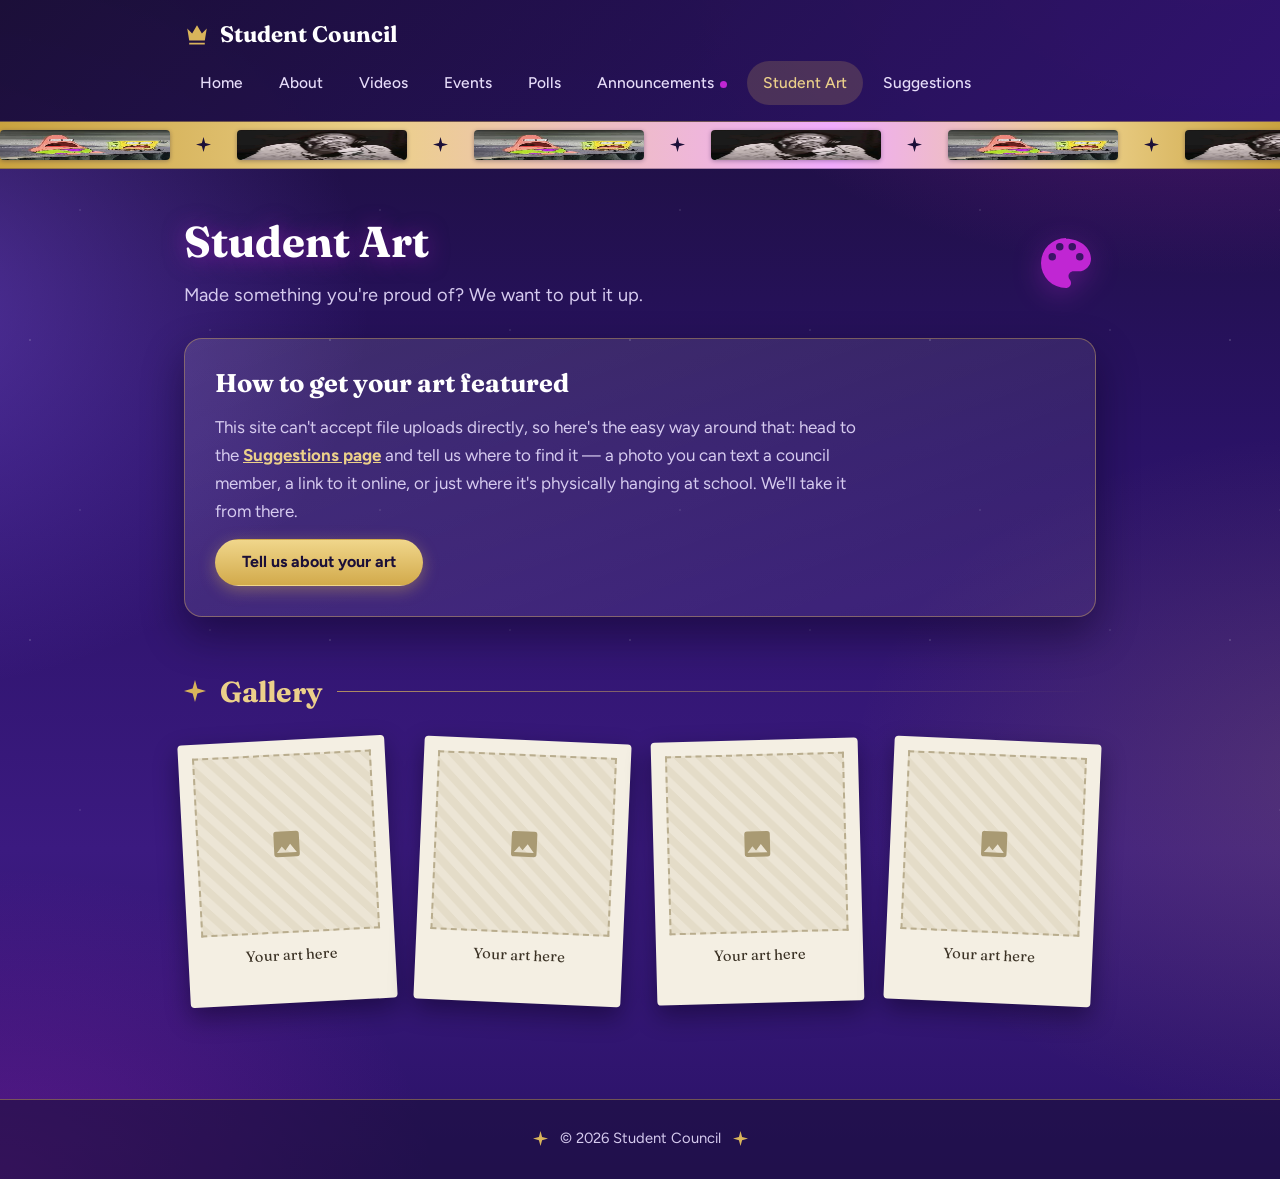
<file: student-art.html>
<!DOCTYPE html>
<html lang="en">
<head>
  <meta charset="UTF-8" />
  <meta name="viewport" content="width=device-width, initial-scale=1.0" />
  <meta name="theme-color" content="#1b0f38" />
  <meta name="description" content="Student art gallery and submission info for Lewisville School of Science &amp; Technology Student Council." />
  <title>Student Art - Student Council</title>
  <link rel="preconnect" href="https://fonts.googleapis.com" />
  <link rel="preconnect" href="https://fonts.gstatic.com" crossorigin />
  <link href="https://fonts.googleapis.com/css2?family=Fraunces:opsz,wght@9..144,600;9..144,700&family=Figtree:wght@400;500;600;700&display=swap" rel="stylesheet" />
  <style>
:root {
  /* Purples + a little fuchsia */
  --plum: #1b0f38;
  --deep: #2a1266;
  --royal: #4a1d96;
  --violet: #6d28d9;
  --orchid: #8b5cf6;
  --fuchsia: #c026d3;
  --pink: #f0abfc;
  /* Champagne gold */
  --gold: #d9b45b;
  --gold-light: #ecd08a;
  /* Text on dark */
  --text: #f4eefe;
  --muted: #d6cbef;

  --glass: linear-gradient(160deg, rgba(255,255,255,.12), rgba(255,255,255,.05));
  --line: rgba(217,180,91,.42);
  --ring: linear-gradient(135deg, var(--gold-light), var(--fuchsia), var(--orchid), var(--gold));
  --radius: 18px;
  --shadow: 0 18px 40px rgba(8,3,24,.45);

  --spark-gold: url("data:image/svg+xml,%3Csvg xmlns='http://www.w3.org/2000/svg' viewBox='0 0 24 24'%3E%3Cpath fill='%23d9b45b' d='M12 0l2.6 9.4L24 12l-9.4 2.6L12 24l-2.6-9.4L0 12l9.4-2.6z'/%3E%3C/svg%3E");
  --spark-plum: url("data:image/svg+xml,%3Csvg xmlns='http://www.w3.org/2000/svg' viewBox='0 0 24 24'%3E%3Cpath fill='%231b0f38' d='M12 0l2.6 9.4L24 12l-9.4 2.6L12 24l-2.6-9.4L0 12l9.4-2.6z'/%3E%3C/svg%3E");

  --serif: "Fraunces", "Iowan Old Style", Georgia, "Times New Roman", serif;
  --sans: "Figtree", system-ui, -apple-system, "Segoe UI", Roboto, Helvetica, Arial, sans-serif;
}

* { box-sizing: border-box; }
html { -webkit-text-size-adjust: 100%; }

body {
  margin: 0;
  min-height: 100vh;
  font-family: var(--sans);
  font-size: 1.0625rem;
  line-height: 1.65;
  color: var(--text);
  background-color: var(--deep);
  background-image:
    radial-gradient(900px 520px at 95% -4%, rgba(192,38,211,.38), transparent 62%),
    radial-gradient(760px 620px at -8% 26%, rgba(139,92,246,.42), transparent 62%),
    radial-gradient(800px 560px at 105% 66%, rgba(217,180,91,.16), transparent 62%),
    radial-gradient(700px 500px at 0% 100%, rgba(192,38,211,.28), transparent 62%),
    linear-gradient(180deg, #1b0f38 0%, #2a1266 38%, #3b1a80 72%, #2a1266 100%);
}

/* Twinkly starfield behind everything */
body::before {
  content: "";
  position: fixed; inset: 0;
  z-index: 0;
  pointer-events: none;
  opacity: .55;
  background-size: 300px 300px;
  background-image:
    radial-gradient(1.6px 1.6px at 30px 40px, #fff, transparent 60%),
    radial-gradient(1.2px 1.2px at 130px 90px, var(--gold-light), transparent 60%),
    radial-gradient(1.4px 1.4px at 210px 30px, #fff, transparent 60%),
    radial-gradient(1px 1px at 260px 170px, var(--pink), transparent 60%),
    radial-gradient(1.4px 1.4px at 80px 210px, #fff, transparent 60%),
    radial-gradient(1.2px 1.2px at 180px 250px, var(--gold-light), transparent 60%);
}
.site-header, .ticker, main, .site-footer { position: relative; z-index: 1; }

a { color: var(--gold-light); }
:focus-visible { outline: 3px solid var(--gold-light); outline-offset: 3px; border-radius: 6px; }

.wrap { max-width: 960px; margin: 0 auto; padding: 0 24px; }

/* ---------- Header + ticker ---------- */
.site-header {
  background: linear-gradient(135deg, rgba(27,15,56,.94), rgba(47,19,112,.94));
  border-bottom: 1px solid var(--line);
}
.header-inner {
  display: flex;
  justify-content: space-between;
  align-items: center;
  padding: 16px 24px;
  flex-wrap: wrap;
  gap: 8px 16px;
}
.brand {
  display: inline-flex;
  align-items: center;
  gap: 10px;
  color: #fff;
  text-decoration: none;
  font-family: var(--serif);
  font-weight: 700;
  font-size: 1.4rem;
}
.brand svg { width: 26px; height: 26px; fill: var(--gold); flex: none; }
nav { display: flex; gap: 4px; flex-wrap: wrap; }
nav a {
  color: #e6dcf9;
  text-decoration: none;
  padding: 9px 16px;
  border-radius: 999px;
  font-weight: 500;
  font-size: 0.97rem;
  transition: background 0.15s, color 0.15s;
}
nav a:hover { background: rgba(255,255,255,.12); color: #fff; }
nav a[aria-current="page"] { background: rgba(217,180,91,.2); color: var(--gold-light); }

.ticker {
  overflow: hidden;
  color: var(--plum);
  font-weight: 700;
  font-size: .95rem;
  background: linear-gradient(90deg, #c9a23f, #ecd08a 30%, #f0abfc 65%, #ecd08a 85%, #c9a23f);
  border-bottom: 1px solid rgba(27,15,56,.3);
}
.ticker-track { display: flex; width: max-content; padding: 8px 0; animation: tick 80s linear infinite; }
.ticker-set { display: flex; flex: none; align-items: center; gap: 26px; padding-right: 26px; white-space: nowrap; }
.spark-i { display: inline-block; width: 15px; height: 15px; flex: none; background: var(--spark-plum) center / contain no-repeat; }
@keyframes tick { to { transform: translateX(-50%); } }
@media (prefers-reduced-motion: reduce) { .ticker-track { animation: none; } }

.page { padding: 48px 24px 90px; }

/* ---------- Type ---------- */
h1, h2, h3 { font-family: var(--serif); color: #fff; line-height: 1.15; }
h1 { font-size: 2.7rem; font-weight: 700; margin: 0 0 14px; text-shadow: 0 2px 22px rgba(192,38,211,.5); }
.lead { color: var(--muted); font-size: 1.14rem; max-width: 56ch; margin: 0; }

.section-title {
  display: flex;
  align-items: center;
  gap: 14px;
  margin: 58px 0 22px;
  font-size: 1.8rem;
  font-weight: 700;
  color: var(--gold-light);
}
.section-title::before { content: ""; width: 22px; height: 22px; flex: none; background: var(--spark-gold) center / contain no-repeat; }
.section-title::after { content: ""; flex: 1; height: 1px; background: linear-gradient(90deg, rgba(217,180,91,.75), transparent); }

/* ---------- Hero ---------- */
.hero {
  position: relative;
  overflow: hidden;
  display: grid;
  grid-template-columns: minmax(0, 1.55fr) minmax(0, 1fr);
  gap: 36px;
  align-items: center;
  border-radius: 26px;
  padding: 56px 48px;
  background:
    radial-gradient(70% 120% at 100% 0%, rgba(240,171,252,.45), transparent 60%),
    radial-gradient(60% 100% at 0% 100%, rgba(217,180,91,.30), transparent 60%),
    linear-gradient(135deg, #5b21b6 0%, #7e22ce 45%, #a21caf 100%);
  box-shadow: inset 0 0 0 1.5px rgba(236,208,138,.75), 0 24px 60px rgba(8,3,24,.55);
}
.hero-crown { position: absolute; left: -50px; bottom: -70px; width: 300px; height: 300px; fill: var(--gold); opacity: .10; pointer-events: none; }
.hero-copy { position: relative; z-index: 1; }
.hero h1 { font-size: clamp(2rem, 4.6vw, 2.9rem); line-height: 1.1; margin: 0 0 18px; text-shadow: 0 2px 18px rgba(27,15,56,.5); }
.hero .lead { color: #f6eeff; }
.cta-row { margin-top: 28px; display: flex; gap: 12px; flex-wrap: wrap; }

.star { position: absolute; pointer-events: none; fill: var(--gold-light); }
.star.s1 { width: 26px; top: 22px; left: 52%; }
.star.s2 { width: 14px; top: 64px; right: 5%; fill: #fff; opacity: .85; }
.star.s3 { width: 20px; bottom: 26px; left: 54%; fill: var(--pink); }
.star.s4 { width: 12px; bottom: 76px; left: 5%; fill: #fff; opacity: .7; }
.star.s5 { width: 30px; top: 16px; right: 22%; fill: var(--pink); opacity: .85; }

/* ---------- Scrapbook stickers ---------- */
.sticker {
  --tilt: 4deg;
  position: relative;
  margin: 0;
  width: min(100%, 260px);
  justify-self: center;
  padding: 10px 10px 12px;
  background: #fff;
  border-radius: 6px;
  transform: rotate(var(--tilt));
  box-shadow: 0 16px 34px rgba(8,3,24,.6);
}
.sticker img { display: block; width: 100%; height: auto; border-radius: 3px; }
.sticker::before {
  content: "";
  position: absolute;
  top: -13px; left: 50%;
  width: 92px; height: 26px;
  transform: translateX(-50%) rotate(-3deg);
  background: linear-gradient(90deg, rgba(217,180,91,.92), rgba(236,208,138,.92));
  box-shadow: 0 2px 6px rgba(0,0,0,.3);
}
.sticker-left { --tilt: -4deg; }
.doodle { display: block; width: 210px; height: auto; transform: rotate(-2deg); filter: drop-shadow(0 8px 14px rgba(8,3,24,.55)); }

/* ---------- Buttons ---------- */
.btn {
  display: inline-block;
  padding: 12px 26px;
  border-radius: 999px;
  text-decoration: none;
  font-family: inherit;
  font-weight: 700;
  font-size: 1rem;
  line-height: 1.3;
  border: 1px solid transparent;
  cursor: pointer;
  transition: transform .12s, background .15s, box-shadow .15s;
}
.btn:hover { transform: translateY(-1px); }
.btn-gold { background: linear-gradient(180deg, #f0d68b, #d2aa4b); color: var(--plum); box-shadow: 0 4px 16px rgba(217,180,91,.4); }
.btn-gold:hover { background: linear-gradient(180deg, #f6e0a0, #dcb559); }
.btn-ghost { background: rgba(255,255,255,.1); color: #fff; border-color: rgba(255,255,255,.5); }
.btn-ghost:hover { background: rgba(255,255,255,.2); }
.btn[disabled] { opacity: .65; cursor: progress; transform: none; }

/* ---------- Cards + banners ---------- */
.card {
  background: var(--glass);
  border: 1px solid var(--line);
  border-radius: var(--radius);
  padding: 30px;
  margin-top: 28px;
  box-shadow: var(--shadow);
}
.card h2 { margin: 0 0 14px; font-size: 1.6rem; }
.card p { margin: 0; }
.card p + p { margin-top: 12px; }

/* Rainbow-ish gold/fuchsia/violet border for the "main event" cards */
.card-royal {
  border: 2px solid transparent;
  background:
    linear-gradient(160deg, #2a1266, #4a1d96 70%, #6d28d9) padding-box,
    var(--ring) border-box;
}

.goals { list-style: none; margin: 0; padding: 0; display: grid; gap: 16px; }
.goals li { position: relative; padding-left: 40px; font-size: 1.13rem; line-height: 1.5; font-weight: 500; color: #fff; }
.goals li::before { content: ""; position: absolute; left: 0; top: .2em; width: 24px; height: 24px; background: var(--spark-gold) center / contain no-repeat; }

.banner {
  position: relative;
  overflow: hidden;
  display: grid;
  grid-template-columns: minmax(0, 1fr) auto;
  align-items: center;
  gap: 28px;
  margin-top: 44px;
  padding: 34px 40px;
  border-radius: 24px;
  box-shadow: inset 0 0 0 1.5px rgba(236,208,138,.7), 0 20px 50px rgba(8,3,24,.5);
}
.banner h2 { margin: 0 0 8px; font-size: 1.7rem; }
.banner p { margin: 0; font-family: var(--serif); font-size: 1.75rem; font-weight: 700; line-height: 1.25; }
.banner-gold { background: linear-gradient(120deg, #f6dc8f, #d9b45b 50%, #f0abfc); color: var(--plum); }
.banner-gold h2 { color: var(--plum); }
.banner-violet { background: linear-gradient(120deg, #a21caf, #6d28d9 60%, #4a1d96); color: #fff; }
.banner .sticker { width: 210px; --tilt: 4deg; }
.cutout { display: block; height: 180px; width: auto; align-self: end; margin: -34px -14px -34px 0; filter: drop-shadow(0 6px 10px rgba(27,15,56,.35)); }

/* ---------- Videos ---------- */
.video-embed {
  position: relative;
  padding-bottom: 56.25%;
  height: 0;
  overflow: hidden;
  border-radius: 12px;
  background: #000;
  box-shadow: 0 0 0 2px rgba(236,208,138,.7);
}
.video-embed iframe { position: absolute; inset: 0; width: 100%; height: 100%; border: 0; }

.video-meta { display: flex; flex-wrap: wrap; align-items: center; gap: 8px 12px; margin: 22px 0 6px; }
.video-meta h3 { margin: 0; font-size: 1.4rem; }
.caption { margin: 0; font-style: italic; color: var(--muted); }

.badge {
  display: inline-flex;
  align-items: center;
  gap: 6px;
  padding: 3px 12px;
  border-radius: 999px;
  font-size: .85rem;
  font-weight: 700;
  line-height: 1.5;
}
.badge svg { width: 14px; height: 14px; fill: currentColor; }
.badge-gold { background: var(--gold); color: var(--plum); }
.badge-soft { background: rgba(240,171,252,.2); color: var(--pink); border: 1px solid rgba(240,171,252,.5); }

.video-card-lead { margin-top: 0; padding: 20px 20px 28px; }
.video-card-lead .video-meta, .video-card-lead .caption { padding: 0 8px; }
.video-card-lead h3 { font-size: 1.7rem; }

.video-duo { display: grid; grid-template-columns: repeat(2, minmax(0, 1fr)); gap: 24px; }
.video-duo .card { margin-top: 0; }

/* ---------- Page header with a sticker ---------- */
.page-head { display: grid; grid-template-columns: minmax(0, 1fr) auto; gap: 32px; align-items: center; }
.page-head h1 { margin-bottom: 14px; }

/* ---------- Council ---------- */
.council { display: grid; grid-template-columns: repeat(3, minmax(0, 1fr)); gap: 22px; }
.member {
  display: flex;
  flex-direction: column;
  align-items: center;
  text-align: center;
  padding: 30px 20px 28px;
  border-radius: var(--radius);
  background: var(--glass);
  border: 1px solid var(--line);
  box-shadow: var(--shadow);
}
.member-lead {
  grid-column: 1 / -1;
  padding: 40px 24px 36px;
  border: 2px solid transparent;
  background:
    linear-gradient(160deg, #2a1266, #5b21b6 70%, #7e22ce) padding-box,
    var(--ring) border-box;
}
.avatar {
  width: 136px; height: 136px;
  padding: 4px;
  margin: 0 0 18px;
  border-radius: 50%;
  background: conic-gradient(from 160deg, var(--gold-light), var(--fuchsia), var(--orchid), var(--gold-light));
  box-shadow: 0 10px 24px rgba(8,3,24,.5);
}
.avatar img { display: block; width: 100%; height: 100%; border-radius: 50%; object-fit: cover; border: 3px solid var(--plum); background: #fff; }
.member-lead .avatar { width: 180px; height: 180px; padding: 5px; }
.member-name { margin: 0; font-size: 1.3rem; font-weight: 700; color: #fff; overflow-wrap: anywhere; }
.member-lead .member-name { font-size: 2rem; }
.member-role {
  margin: 8px 0 12px;
  padding: 3px 16px;
  border-radius: 999px;
  font-weight: 700;
  font-size: .93rem;
  color: var(--gold-light);
  background: rgba(217,180,91,.16);
  border: 1px solid rgba(217,180,91,.55);
}
.member-lead .member-role { background: var(--gold); color: var(--plum); border-color: var(--gold); }
.member-note { margin: 0; font-size: 1.03rem; color: #ebe3fb; }
.member-lead .member-note { font-size: 1.15rem; }

/* ---------- Form ---------- */
.form { display: flex; flex-direction: column; }
.form label { font-weight: 600; margin: 20px 0 7px; color: #fff; }
.form label:first-of-type { margin-top: 0; }
.form .optional { font-weight: 400; color: var(--muted); }
.form input[type="text"], .form textarea {
  width: 100%;
  padding: 13px 15px;
  border: 2px solid transparent;
  border-radius: 12px;
  font-size: 1rem;
  font-family: inherit;
  color: #241a3d;
  background: #f7f2ff;
}
.form ::placeholder { color: #6f6a78; opacity: 1; }
.form textarea { min-height: 160px; resize: vertical; }
.form input:focus, .form textarea:focus { outline: none; border-color: var(--gold); box-shadow: 0 0 0 4px rgba(217,180,91,.32); }
.form .btn { margin-top: 26px; align-self: flex-start; }
.hp { position: absolute; left: -9999px; width: 1px; height: 1px; overflow: hidden; }

.alert { padding: 14px 18px; border-radius: 12px; margin-top: 22px; font-weight: 600; }
.alert:empty { display: none; }
.alert-success { background: rgba(74,222,128,.16); color: #c6f6d8; border: 1px solid rgba(74,222,128,.5); }
.alert-error { background: rgba(248,113,113,.16); color: #ffd3d0; border: 1px solid rgba(248,113,113,.55); }
.thanks { display: flex; margin-top: 18px; }
.thanks[hidden] { display: none; }
.thanks img { width: 150px; height: auto; border-radius: 12px; border: 3px solid var(--gold); box-shadow: 0 10px 24px rgba(8,3,24,.5); }

/* ---------- Footer ---------- */
.site-footer { border-top: 1px solid var(--line); padding: 26px 0; color: var(--muted); font-size: .92rem; text-align: center; background: rgba(27,15,56,.55); }
.site-footer p { margin: 0; display: inline-flex; align-items: center; gap: 12px; }
.site-footer .spark-i { background-image: var(--spark-gold); }

/* ---------- Small screens ---------- */
@media (max-width: 820px) {
  .hero { grid-template-columns: 1fr; padding: 44px 30px; }
  .hero .sticker { justify-self: start; width: 210px; }
  .page-head { grid-template-columns: 1fr; gap: 26px; }
  .page-head .sticker, .page-head .doodle { justify-self: start; }
  .council { grid-template-columns: 1fr; }
  .video-duo { grid-template-columns: 1fr; }
  .banner { grid-template-columns: 1fr; padding: 30px 26px; }
  .banner .sticker { justify-self: start; }
  .cutout { height: auto; width: min(100%, 340px); margin: 4px 0 -30px; justify-self: center; }
}
@media (max-width: 640px) {
  .page { padding: 32px 20px 64px; }
  .hero { border-radius: 20px; padding: 36px 24px; }
  h1 { font-size: 2.2rem; }
  .header-inner { flex-direction: column; align-items: flex-start; }
  .card { padding: 22px; }
  .video-card-lead { padding: 14px 14px 22px; }
  .video-card-lead h3 { font-size: 1.45rem; }
  .banner p { font-size: 1.5rem; }
  .section-title { font-size: 1.55rem; }
}
  
/* ---------- Scroll reveal ---------- */
.reveal { opacity: 0; transform: translateY(20px); transition: opacity .65s ease, transform .65s ease; }
.reveal.is-visible { opacity: 1; transform: translateY(0); }
@media (prefers-reduced-motion: reduce) { .reveal { opacity: 1; transform: none; transition: none; } }

/* Staggered entrance for grid children */
.events-grid.reveal.is-visible > *,
.mini-council.reveal.is-visible > *,
.council.reveal.is-visible > * {
  animation: rise .55s ease both;
}
.events-grid > *:nth-child(2), .mini-council > *:nth-child(2), .council > *:nth-child(2) { animation-delay: .06s; }
.events-grid > *:nth-child(3), .mini-council > *:nth-child(3), .council > *:nth-child(3) { animation-delay: .12s; }
.events-grid > *:nth-child(4), .mini-council > *:nth-child(4), .council > *:nth-child(4) { animation-delay: .18s; }
@keyframes rise { from { opacity: 0; transform: translateY(14px); } to { opacity: 1; transform: translateY(0); } }
@media (prefers-reduced-motion: reduce) {
  .events-grid.reveal.is-visible > *, .mini-council.reveal.is-visible > *, .council.reveal.is-visible > * { animation: none; }
}

/* Slightly livelier sticker hover (where used outside forms) */
.sticker { transition: transform .25s ease; }
a:hover > .sticker, .hero:hover .sticker { transform: rotate(var(--tilt)) scale(1.03); }

/* ---------- Status pill ---------- */
.status-pill {
  display: inline-flex; align-items: center; gap: 6px;
  padding: 4px 14px; border-radius: 999px; font-weight: 700; font-size: .82rem;
  margin-bottom: 14px;
}
.status-upcoming { background: rgba(74,222,128,.18); color: #bdf5d0; border: 1px solid rgba(74,222,128,.5); }
.status-past { background: rgba(255,255,255,.08); color: var(--muted); border: 1px solid var(--line); }
.status-pill svg { width: 12px; height: 12px; fill: currentColor; }

/* ---------- Events ---------- */
.events-grid { display: grid; grid-template-columns: repeat(2, minmax(0,1fr)); gap: 22px; }
.event-card { overflow: hidden; padding: 0; }
.event-photo {
  aspect-ratio: 16 / 10;
  display: flex; flex-direction: column; align-items: center; justify-content: center; gap: 10px;
  background:
    repeating-linear-gradient(135deg, rgba(255,255,255,.07), rgba(255,255,255,.07) 10px, transparent 10px, transparent 20px),
    linear-gradient(160deg, rgba(74,29,150,.6), rgba(109,40,217,.35));
  border-bottom: 1px solid var(--line);
  color: var(--muted); font-weight: 600; font-size: .92rem; text-align: center; padding: 20px;
}
.event-photo svg { width: 36px; height: 36px; fill: var(--gold-light); opacity: .75; }
.event-body { padding: 22px 24px 26px; }
.event-body h3 { margin: 0 0 6px; font-size: 1.22rem; font-family: var(--serif); color: #fff; }
.event-date { margin: 0 0 10px; color: var(--gold-light); font-weight: 700; font-size: .88rem; }
.event-body p { margin: 0; color: var(--muted); }

/* ---------- Empty state (fundraisers) ---------- */
.empty-state { text-align: center; padding: 50px 30px; color: var(--muted); }
.empty-state svg { width: 44px; height: 44px; fill: var(--gold-light); opacity: .55; margin-bottom: 14px; }
.empty-state p { margin: 0; font-size: 1.07rem; color: #f1ebfc; }
.empty-state .small { font-size: .92rem; margin-top: 8px; opacity: .85; }

/* ---------- Games sign-up (visual only, not wired) ---------- */
.coming-soon-flag {
  display: inline-flex; align-items: center; gap: 6px;
  margin-bottom: 18px; padding: 5px 14px; border-radius: 999px;
  background: rgba(240,171,252,.18); color: var(--pink); border: 1px solid rgba(240,171,252,.5);
  font-weight: 700; font-size: .85rem;
}
.games-form select {
  width: 100%; padding: 13px 15px; border: 2px solid transparent; border-radius: 12px;
  font-size: 1rem; font-family: inherit; color: #241a3d; background: #f7f2ff;
  appearance: none;
  background-image: url("data:image/svg+xml,%3Csvg xmlns='http://www.w3.org/2000/svg' viewBox='0 0 20 20' fill='%23241a3d'%3E%3Cpath d='M5 7l5 6 5-6z'/%3E%3C/svg%3E");
  background-repeat: no-repeat;
  background-position: right 14px center;
}
.games-form input:disabled, .games-form select:disabled { opacity: .55; cursor: not-allowed; }
.games-form .btn[disabled] { cursor: not-allowed; }

/* ---------- Poll ---------- */
.poll-topic { font-family: var(--serif); font-size: 1.5rem; color: #fff; margin: 0 0 6px; }
.poll-window { margin: 0 0 22px; color: var(--muted); }
.poll-options { display: grid; gap: 12px; margin: 0 0 6px; }
.poll-option {
  display: flex; align-items: center; gap: 12px;
  padding: 14px 18px; border-radius: 14px;
  background: rgba(255,255,255,.06); border: 1.5px solid var(--line);
  cursor: pointer; transition: border-color .15s, background .15s, transform .1s;
}
.poll-option:hover { border-color: var(--gold); transform: translateX(2px); }
.poll-option input { accent-color: var(--gold); width: 18px; height: 18px; flex: none; }
.poll-option span { font-weight: 600; color: #fff; }
.poll-option.is-checked { border-color: var(--gold); background: rgba(217,180,91,.16); }
.poll-note { margin-top: 18px; font-size: .88rem; color: var(--muted); }

/* ---------- Mini council (class presidents) ---------- */
.mini-council { display: grid; grid-template-columns: repeat(4, minmax(0,1fr)); gap: 16px; }
.mini-member {
  display: flex; flex-direction: column; align-items: center; text-align: center;
  padding: 22px 12px; border-radius: 16px; background: var(--glass); border: 1px solid var(--line);
  transition: transform .15s ease, border-color .15s ease;
}
.mini-member:hover { transform: translateY(-3px); border-color: var(--gold); }
.mini-avatar {
  width: 64px; height: 64px; border-radius: 14px; margin-bottom: 10px;
  background: conic-gradient(from 160deg, var(--gold-light), var(--fuchsia), var(--orchid), var(--gold-light));
  padding: 3px;
}
.mini-avatar-inner {
  width: 100%; height: 100%; border-radius: 11px; background: var(--plum);
  display: flex; align-items: center; justify-content: center;
  font-family: var(--serif); font-weight: 700; font-size: 1.3rem; color: var(--gold-light);
}
.mini-name { margin: 0; font-size: .9rem; font-weight: 700; color: #fff; }
.mini-role { margin: 3px 0 0; font-size: .74rem; color: var(--gold-light); font-weight: 700; text-transform: uppercase; letter-spacing: .04em; }

@media (max-width: 820px) {
  .events-grid { grid-template-columns: 1fr; }
  .mini-council { grid-template-columns: repeat(2, minmax(0,1fr)); }
}

/* ---------- Events page: shimmering placeholders, bouncing "Upcoming" pill ---------- */
.event-photo {
  background-size: 200% 200%, 100% 100%;
  animation: shimmer 5s ease-in-out infinite;
}
@keyframes shimmer {
  0%, 100% { background-position: 0% 0%, 0 0; }
  50% { background-position: 100% 100%, 0 0; }
}
.status-upcoming svg { animation: tick-bounce 1.6s ease-in-out infinite; transform-origin: center; }
@keyframes tick-bounce { 0%, 100% { transform: scale(1); } 50% { transform: scale(1.25); } }
.event-card { transition: transform .22s ease, box-shadow .22s ease; }
.event-card:hover { transform: translateY(-5px); box-shadow: 0 22px 40px rgba(8,3,24,.5); }
@media (prefers-reduced-motion: reduce) {
  .event-photo, .status-upcoming svg { animation: none; }
  .event-card:hover { transform: none; }
}
  
/* ---------- Ticker images (stretched on purpose - that's the joke) ---------- */
.ticker-img {
  display: block;
  height: 30px;
  width: 170px;
  object-fit: fill;
  border-radius: 4px;
  box-shadow: 0 1px 4px rgba(27,15,56,.35);
  vertical-align: middle;
}

/* ---------- Nav "new" dot (Announcements) ---------- */
.nav-dot {
  display: inline-block;
  width: 7px; height: 7px;
  margin-left: 6px;
  border-radius: 50%;
  background: var(--fuchsia);
  box-shadow: 0 0 0 0 rgba(192,38,211,.7);
  animation: navdot-pulse 1.8s ease-out infinite;
  vertical-align: middle;
}
@keyframes navdot-pulse {
  0% { box-shadow: 0 0 0 0 rgba(192,38,211,.6); }
  70% { box-shadow: 0 0 0 7px rgba(192,38,211,0); }
  100% { box-shadow: 0 0 0 0 rgba(192,38,211,0); }
}
@media (prefers-reduced-motion: reduce) { .nav-dot { animation: none; } }

/* ---------- Student Art page: polaroid gallery ---------- */
.palette-doodle {
  width: 60px; height: 60px; fill: var(--fuchsia); flex: none;
  animation: palette-spin 6s ease-in-out infinite;
  filter: drop-shadow(0 6px 14px rgba(192,38,211,.35));
}
@keyframes palette-spin {
  0%, 100% { transform: rotate(-8deg); }
  50% { transform: rotate(8deg); }
}

.how-to-submit h2 { margin-top: 0; font-family: var(--serif); color: #fff; }
.how-to-submit p { color: var(--muted); max-width: 60ch; }
.how-to-submit a:not(.btn) { color: var(--gold-light); font-weight: 700; }
.how-to-submit .btn { margin-top: 14px; }

.art-gallery {
  display: grid;
  grid-template-columns: repeat(auto-fill, minmax(180px, 1fr));
  gap: 28px;
  padding: 10px 0 6px;
}
.art-frame {
  margin: 0;
  background: #f4efe3;
  padding: 14px 14px 36px;
  border-radius: 4px;
  box-shadow: 0 10px 24px rgba(8,3,24,.45);
  transform: rotate(-3deg);
  transition: transform .25s ease, box-shadow .25s ease;
}
.art-gallery > *:nth-child(2n) { transform: rotate(2.5deg); }
.art-gallery > *:nth-child(3n) { transform: rotate(-1.5deg); }
.art-frame:hover { transform: rotate(0deg) scale(1.04) translateY(-4px); box-shadow: 0 18px 32px rgba(8,3,24,.55); z-index: 2; position: relative; }
.art-frame img { display: block; width: 100%; aspect-ratio: 1; object-fit: cover; }
.art-frame-placeholder {
  aspect-ratio: 1;
  display: flex; align-items: center; justify-content: center;
  background: repeating-linear-gradient(45deg, #e4dcc8, #e4dcc8 8px, #ecE5d5 8px, #ece5d5 16px);
  border: 2px dashed #b9ad8e;
}
.art-frame-placeholder svg { width: 34px; height: 34px; fill: #a99a73; }
.art-frame figcaption {
  margin-top: 10px; text-align: center; color: #3c3326;
  font-family: var(--serif); font-size: .92rem;
}
@media (prefers-reduced-motion: reduce) { .palette-doodle { animation: none; } }
  </style>
</head>
<body>
  <header class="site-header">
    <div class="wrap header-inner">
      <a class="brand" href="index.html"><svg viewBox="0 0 24 24" aria-hidden="true"><path d="M3 7l4.5 4.5L12 4l4.5 7.5L21 7l-1.8 11H4.8L3 7zm1.8 13h14.4v1.8H4.8V20z"/></svg>Student Council</a>
                  <nav aria-label="Main">
        <a href="index.html">Home</a>
        <a href="about.html">About</a>
        <a href="videos.html">Videos</a>
        <a href="events.html">Events</a>
        <a href="polls.html">Polls</a>
        <a href="announcements.html">Announcements<span class="nav-dot" aria-hidden="true"></span></a>
        <a href="student-art.html" aria-current="page">Student Art</a>
        <a href="suggestions.html">Suggestions</a>
      </nav>
    </div>
  </header>
  <!--
    YELLOW SCROLLING BAR: change the words between <span> and </span> below.
    A tiny script at the bottom of the page repeats them across the whole bar.
  -->
  <div class="ticker" aria-hidden="true">
    <div class="ticker-track">
      <div class="ticker-set">
        <img class="ticker-img" src="images/cliff-scream.jpg" alt="" /><i class="spark-i"></i>
        <img class="ticker-img" src="images/shook.jpg" alt="" /><i class="spark-i"></i>
      </div>
    </div>
  </div>

  <main class="wrap page">
    <div class="page-head">
      <div>
        <h1>Student Art</h1>
        <p class="lead">Made something you're proud of? We want to put it up.</p>
      </div>
      <svg class="palette-doodle" viewBox="0 0 24 24" aria-hidden="true"><path d="M12 2a10 10 0 0 0 0 20c1.1 0 2-.9 2-2 0-.52-.2-1-.52-1.36-.3-.35-.48-.8-.48-1.3 0-1.1.9-2 2-2H17a5 5 0 0 0 5-5c0-4.42-4.48-8-10-8zm-5.5 9a1.5 1.5 0 1 1 0-3 1.5 1.5 0 0 1 0 3zm3-4a1.5 1.5 0 1 1 0-3 1.5 1.5 0 0 1 0 3zm5 0a1.5 1.5 0 1 1 0-3 1.5 1.5 0 0 1 0 3zm3 4a1.5 1.5 0 1 1 0-3 1.5 1.5 0 0 1 0 3z"/></svg>
    </div>

    <section class="card reveal how-to-submit">
      <h2>How to get your art featured</h2>
      <p>This site can't accept file uploads directly, so here's the easy way around that: head to the
        <a href="suggestions.html">Suggestions page</a> and tell us where to find it — a photo you can text
        a council member, a link to it online, or just where it's physically hanging at school. We'll take it
        from there.</p>
      <a class="btn btn-gold" href="suggestions.html">Tell us about your art</a>
    </section>

    <h2 class="section-title">Gallery</h2>
    <!--
      TO ADD A REAL PIECE OF ART:
      Replace a <div class="art-frame-placeholder">...</div> block with:
      <img src="images/your-art.jpg" alt="Description of the artwork, and the artist's name if they want credit" />
      (keep the surrounding <figure class="art-frame"> wrapper so it still gets the polaroid look)
    -->
    <div class="art-gallery reveal">
      <figure class="art-frame">
        <div class="art-frame-placeholder">
          <svg viewBox="0 0 24 24" aria-hidden="true"><path d="M21 19V5a2 2 0 0 0-2-2H5a2 2 0 0 0-2 2v14a2 2 0 0 0 2 2h14a2 2 0 0 0 2-2zM8.5 13.5l2.5 3.01L14.5 12l4.5 6H5l3.5-4.5z"/></svg>
        </div>
        <figcaption>Your art here</figcaption>
      </figure>
      <figure class="art-frame">
        <div class="art-frame-placeholder">
          <svg viewBox="0 0 24 24" aria-hidden="true"><path d="M21 19V5a2 2 0 0 0-2-2H5a2 2 0 0 0-2 2v14a2 2 0 0 0 2 2h14a2 2 0 0 0 2-2zM8.5 13.5l2.5 3.01L14.5 12l4.5 6H5l3.5-4.5z"/></svg>
        </div>
        <figcaption>Your art here</figcaption>
      </figure>
      <figure class="art-frame">
        <div class="art-frame-placeholder">
          <svg viewBox="0 0 24 24" aria-hidden="true"><path d="M21 19V5a2 2 0 0 0-2-2H5a2 2 0 0 0-2 2v14a2 2 0 0 0 2 2h14a2 2 0 0 0 2-2zM8.5 13.5l2.5 3.01L14.5 12l4.5 6H5l3.5-4.5z"/></svg>
        </div>
        <figcaption>Your art here</figcaption>
      </figure>
      <figure class="art-frame">
        <div class="art-frame-placeholder">
          <svg viewBox="0 0 24 24" aria-hidden="true"><path d="M21 19V5a2 2 0 0 0-2-2H5a2 2 0 0 0-2 2v14a2 2 0 0 0 2 2h14a2 2 0 0 0 2-2zM8.5 13.5l2.5 3.01L14.5 12l4.5 6H5l3.5-4.5z"/></svg>
        </div>
        <figcaption>Your art here</figcaption>
      </figure>
    </div>
  </main>

  <footer class="site-footer">
    <div class="wrap">
      <p><i class="spark-i"></i>&copy; 2026 Student Council<i class="spark-i"></i></p>
    </div>
  </footer>

  <script>
    /* Repeats the yellow bar's words so it fills the screen and scrolls smoothly. */
    (function () {
      var track = document.querySelector('.ticker-track');
      var set = track && track.querySelector('.ticker-set');
      if (!set) return;
      var original = set.innerHTML, tries = 0;
      while (set.offsetWidth < Math.max(window.innerWidth, screen.width) * 1.2 && tries++ < 60) {
        set.insertAdjacentHTML('beforeend', original);
      }
      track.appendChild(set.cloneNode(true));
    })();
  </script>

  <script>
    /* Fades sections in as they scroll into view. */
    (function () {
      var els = document.querySelectorAll('.reveal');
      if (!els.length) return;
      if (!('IntersectionObserver' in window)) { els.forEach(function (el) { el.classList.add('is-visible'); }); return; }
      var io = new IntersectionObserver(function (entries) {
        entries.forEach(function (entry) {
          if (entry.isIntersecting) { entry.target.classList.add('is-visible'); io.unobserve(entry.target); }
        });
      }, { threshold: .12 });
      els.forEach(function (el) { io.observe(el); });
    })();
  </script>
</body>
</html>
</file>
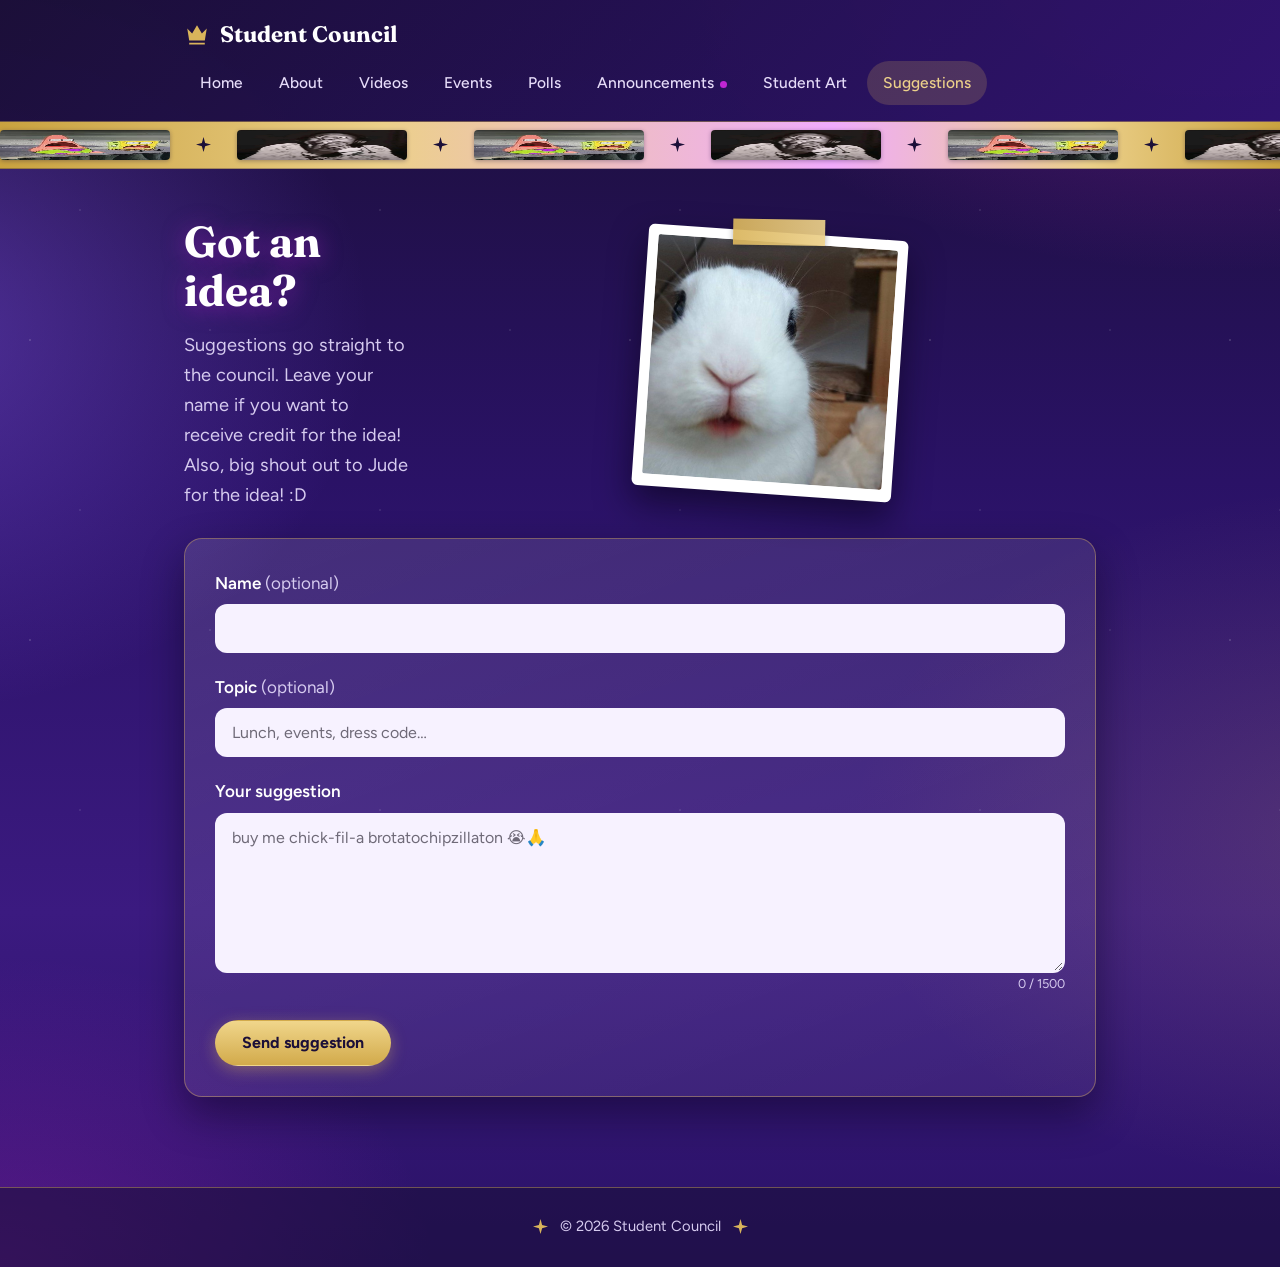
<file: suggestions.html>
<!DOCTYPE html>
<html lang="en">
<head>
  <meta charset="UTF-8" />
  <meta name="viewport" content="width=device-width, initial-scale=1.0" />
  <meta name="theme-color" content="#1b0f38" />
  <meta name="description" content="Send a suggestion to the Lewisville School of Science &amp; Technology Student Council." />
  <title>Suggestions - Student Council</title>
  <link rel="preconnect" href="https://fonts.googleapis.com" />
  <link rel="preconnect" href="https://fonts.gstatic.com" crossorigin />
  <link href="https://fonts.googleapis.com/css2?family=Fraunces:opsz,wght@9..144,600;9..144,700&family=Figtree:wght@400;500;600;700&display=swap" rel="stylesheet" />
  <style>
:root {
  /* Purples + a little fuchsia */
  --plum: #1b0f38;
  --deep: #2a1266;
  --royal: #4a1d96;
  --violet: #6d28d9;
  --orchid: #8b5cf6;
  --fuchsia: #c026d3;
  --pink: #f0abfc;
  /* Champagne gold */
  --gold: #d9b45b;
  --gold-light: #ecd08a;
  /* Text on dark */
  --text: #f4eefe;
  --muted: #d6cbef;

  --glass: linear-gradient(160deg, rgba(255,255,255,.12), rgba(255,255,255,.05));
  --line: rgba(217,180,91,.42);
  --ring: linear-gradient(135deg, var(--gold-light), var(--fuchsia), var(--orchid), var(--gold));
  --radius: 18px;
  --shadow: 0 18px 40px rgba(8,3,24,.45);

  --spark-gold: url("data:image/svg+xml,%3Csvg xmlns='http://www.w3.org/2000/svg' viewBox='0 0 24 24'%3E%3Cpath fill='%23d9b45b' d='M12 0l2.6 9.4L24 12l-9.4 2.6L12 24l-2.6-9.4L0 12l9.4-2.6z'/%3E%3C/svg%3E");
  --spark-plum: url("data:image/svg+xml,%3Csvg xmlns='http://www.w3.org/2000/svg' viewBox='0 0 24 24'%3E%3Cpath fill='%231b0f38' d='M12 0l2.6 9.4L24 12l-9.4 2.6L12 24l-2.6-9.4L0 12l9.4-2.6z'/%3E%3C/svg%3E");

  --serif: "Fraunces", "Iowan Old Style", Georgia, "Times New Roman", serif;
  --sans: "Figtree", system-ui, -apple-system, "Segoe UI", Roboto, Helvetica, Arial, sans-serif;
}

* { box-sizing: border-box; }
html { -webkit-text-size-adjust: 100%; }

body {
  margin: 0;
  min-height: 100vh;
  font-family: var(--sans);
  font-size: 1.0625rem;
  line-height: 1.65;
  color: var(--text);
  background-color: var(--deep);
  background-image:
    radial-gradient(900px 520px at 95% -4%, rgba(192,38,211,.38), transparent 62%),
    radial-gradient(760px 620px at -8% 26%, rgba(139,92,246,.42), transparent 62%),
    radial-gradient(800px 560px at 105% 66%, rgba(217,180,91,.16), transparent 62%),
    radial-gradient(700px 500px at 0% 100%, rgba(192,38,211,.28), transparent 62%),
    linear-gradient(180deg, #1b0f38 0%, #2a1266 38%, #3b1a80 72%, #2a1266 100%);
}

/* Twinkly starfield behind everything */
body::before {
  content: "";
  position: fixed; inset: 0;
  z-index: 0;
  pointer-events: none;
  opacity: .55;
  background-size: 300px 300px;
  background-image:
    radial-gradient(1.6px 1.6px at 30px 40px, #fff, transparent 60%),
    radial-gradient(1.2px 1.2px at 130px 90px, var(--gold-light), transparent 60%),
    radial-gradient(1.4px 1.4px at 210px 30px, #fff, transparent 60%),
    radial-gradient(1px 1px at 260px 170px, var(--pink), transparent 60%),
    radial-gradient(1.4px 1.4px at 80px 210px, #fff, transparent 60%),
    radial-gradient(1.2px 1.2px at 180px 250px, var(--gold-light), transparent 60%);
}
.site-header, .ticker, main, .site-footer { position: relative; z-index: 1; }

a { color: var(--gold-light); }
:focus-visible { outline: 3px solid var(--gold-light); outline-offset: 3px; border-radius: 6px; }

.wrap { max-width: 960px; margin: 0 auto; padding: 0 24px; }

/* ---------- Header + ticker ---------- */
.site-header {
  background: linear-gradient(135deg, rgba(27,15,56,.94), rgba(47,19,112,.94));
  border-bottom: 1px solid var(--line);
}
.header-inner {
  display: flex;
  justify-content: space-between;
  align-items: center;
  padding: 16px 24px;
  flex-wrap: wrap;
  gap: 8px 16px;
}
.brand {
  display: inline-flex;
  align-items: center;
  gap: 10px;
  color: #fff;
  text-decoration: none;
  font-family: var(--serif);
  font-weight: 700;
  font-size: 1.4rem;
}
.brand svg { width: 26px; height: 26px; fill: var(--gold); flex: none; }
nav { display: flex; gap: 4px; flex-wrap: wrap; }
nav a {
  color: #e6dcf9;
  text-decoration: none;
  padding: 9px 16px;
  border-radius: 999px;
  font-weight: 500;
  font-size: 0.97rem;
  transition: background 0.15s, color 0.15s;
}
nav a:hover { background: rgba(255,255,255,.12); color: #fff; }
nav a[aria-current="page"] { background: rgba(217,180,91,.2); color: var(--gold-light); }

.ticker {
  overflow: hidden;
  color: var(--plum);
  font-weight: 700;
  font-size: .95rem;
  background: linear-gradient(90deg, #c9a23f, #ecd08a 30%, #f0abfc 65%, #ecd08a 85%, #c9a23f);
  border-bottom: 1px solid rgba(27,15,56,.3);
}
.ticker-track { display: flex; width: max-content; padding: 8px 0; animation: tick 80s linear infinite; }
.ticker-set { display: flex; flex: none; align-items: center; gap: 26px; padding-right: 26px; white-space: nowrap; }
.spark-i { display: inline-block; width: 15px; height: 15px; flex: none; background: var(--spark-plum) center / contain no-repeat; }
@keyframes tick { to { transform: translateX(-50%); } }
@media (prefers-reduced-motion: reduce) { .ticker-track { animation: none; } }

.page { padding: 48px 24px 90px; }

/* ---------- Type ---------- */
h1, h2, h3 { font-family: var(--serif); color: #fff; line-height: 1.15; }
h1 { font-size: 2.7rem; font-weight: 700; margin: 0 0 14px; text-shadow: 0 2px 22px rgba(192,38,211,.5); }
.lead { color: var(--muted); font-size: 1.14rem; max-width: 56ch; margin: 0; }

.section-title {
  display: flex;
  align-items: center;
  gap: 14px;
  margin: 58px 0 22px;
  font-size: 1.8rem;
  font-weight: 700;
  color: var(--gold-light);
}
.section-title::before { content: ""; width: 22px; height: 22px; flex: none; background: var(--spark-gold) center / contain no-repeat; }
.section-title::after { content: ""; flex: 1; height: 1px; background: linear-gradient(90deg, rgba(217,180,91,.75), transparent); }

/* ---------- Hero ---------- */
.hero {
  position: relative;
  overflow: hidden;
  display: grid;
  grid-template-columns: minmax(0, 1.55fr) minmax(0, 1fr);
  gap: 36px;
  align-items: center;
  border-radius: 26px;
  padding: 56px 48px;
  background:
    radial-gradient(70% 120% at 100% 0%, rgba(240,171,252,.45), transparent 60%),
    radial-gradient(60% 100% at 0% 100%, rgba(217,180,91,.30), transparent 60%),
    linear-gradient(135deg, #5b21b6 0%, #7e22ce 45%, #a21caf 100%);
  box-shadow: inset 0 0 0 1.5px rgba(236,208,138,.75), 0 24px 60px rgba(8,3,24,.55);
}
.hero-crown { position: absolute; left: -50px; bottom: -70px; width: 300px; height: 300px; fill: var(--gold); opacity: .10; pointer-events: none; }
.hero-copy { position: relative; z-index: 1; }
.hero h1 { font-size: clamp(2rem, 4.6vw, 2.9rem); line-height: 1.1; margin: 0 0 18px; text-shadow: 0 2px 18px rgba(27,15,56,.5); }
.hero .lead { color: #f6eeff; }
.cta-row { margin-top: 28px; display: flex; gap: 12px; flex-wrap: wrap; }

.star { position: absolute; pointer-events: none; fill: var(--gold-light); }
.star.s1 { width: 26px; top: 22px; left: 52%; }
.star.s2 { width: 14px; top: 64px; right: 5%; fill: #fff; opacity: .85; }
.star.s3 { width: 20px; bottom: 26px; left: 54%; fill: var(--pink); }
.star.s4 { width: 12px; bottom: 76px; left: 5%; fill: #fff; opacity: .7; }
.star.s5 { width: 30px; top: 16px; right: 22%; fill: var(--pink); opacity: .85; }

/* ---------- Scrapbook stickers ---------- */
.sticker {
  --tilt: 4deg;
  position: relative;
  margin: 0;
  width: min(100%, 260px);
  justify-self: center;
  padding: 10px 10px 12px;
  background: #fff;
  border-radius: 6px;
  transform: rotate(var(--tilt));
  box-shadow: 0 16px 34px rgba(8,3,24,.6);
}
.sticker img { display: block; width: 100%; height: auto; border-radius: 3px; }
.sticker::before {
  content: "";
  position: absolute;
  top: -13px; left: 50%;
  width: 92px; height: 26px;
  transform: translateX(-50%) rotate(-3deg);
  background: linear-gradient(90deg, rgba(217,180,91,.92), rgba(236,208,138,.92));
  box-shadow: 0 2px 6px rgba(0,0,0,.3);
}
.sticker-left { --tilt: -4deg; }
.doodle { display: block; width: 210px; height: auto; transform: rotate(-2deg); filter: drop-shadow(0 8px 14px rgba(8,3,24,.55)); }

/* ---------- Buttons ---------- */
.btn {
  display: inline-block;
  padding: 12px 26px;
  border-radius: 999px;
  text-decoration: none;
  font-family: inherit;
  font-weight: 700;
  font-size: 1rem;
  line-height: 1.3;
  border: 1px solid transparent;
  cursor: pointer;
  transition: transform .12s, background .15s, box-shadow .15s;
}
.btn:hover { transform: translateY(-1px); }
.btn-gold { background: linear-gradient(180deg, #f0d68b, #d2aa4b); color: var(--plum); box-shadow: 0 4px 16px rgba(217,180,91,.4); }
.btn-gold:hover { background: linear-gradient(180deg, #f6e0a0, #dcb559); }
.btn-ghost { background: rgba(255,255,255,.1); color: #fff; border-color: rgba(255,255,255,.5); }
.btn-ghost:hover { background: rgba(255,255,255,.2); }
.btn[disabled] { opacity: .65; cursor: progress; transform: none; }

/* ---------- Cards + banners ---------- */
.card {
  background: var(--glass);
  border: 1px solid var(--line);
  border-radius: var(--radius);
  padding: 30px;
  margin-top: 28px;
  box-shadow: var(--shadow);
}
.card h2 { margin: 0 0 14px; font-size: 1.6rem; }
.card p { margin: 0; }
.card p + p { margin-top: 12px; }

/* Rainbow-ish gold/fuchsia/violet border for the "main event" cards */
.card-royal {
  border: 2px solid transparent;
  background:
    linear-gradient(160deg, #2a1266, #4a1d96 70%, #6d28d9) padding-box,
    var(--ring) border-box;
}

.goals { list-style: none; margin: 0; padding: 0; display: grid; gap: 16px; }
.goals li { position: relative; padding-left: 40px; font-size: 1.13rem; line-height: 1.5; font-weight: 500; color: #fff; }
.goals li::before { content: ""; position: absolute; left: 0; top: .2em; width: 24px; height: 24px; background: var(--spark-gold) center / contain no-repeat; }

.banner {
  position: relative;
  overflow: hidden;
  display: grid;
  grid-template-columns: minmax(0, 1fr) auto;
  align-items: center;
  gap: 28px;
  margin-top: 44px;
  padding: 34px 40px;
  border-radius: 24px;
  box-shadow: inset 0 0 0 1.5px rgba(236,208,138,.7), 0 20px 50px rgba(8,3,24,.5);
}
.banner h2 { margin: 0 0 8px; font-size: 1.7rem; }
.banner p { margin: 0; font-family: var(--serif); font-size: 1.75rem; font-weight: 700; line-height: 1.25; }
.banner-gold { background: linear-gradient(120deg, #f6dc8f, #d9b45b 50%, #f0abfc); color: var(--plum); }
.banner-gold h2 { color: var(--plum); }
.banner-violet { background: linear-gradient(120deg, #a21caf, #6d28d9 60%, #4a1d96); color: #fff; }
.banner .sticker { width: 210px; --tilt: 4deg; }
.cutout { display: block; height: 180px; width: auto; align-self: end; margin: -34px -14px -34px 0; filter: drop-shadow(0 6px 10px rgba(27,15,56,.35)); }

/* ---------- Videos ---------- */
.video-embed {
  position: relative;
  padding-bottom: 56.25%;
  height: 0;
  overflow: hidden;
  border-radius: 12px;
  background: #000;
  box-shadow: 0 0 0 2px rgba(236,208,138,.7);
}
.video-embed iframe { position: absolute; inset: 0; width: 100%; height: 100%; border: 0; }

.video-meta { display: flex; flex-wrap: wrap; align-items: center; gap: 8px 12px; margin: 22px 0 6px; }
.video-meta h3 { margin: 0; font-size: 1.4rem; }
.caption { margin: 0; font-style: italic; color: var(--muted); }

.badge {
  display: inline-flex;
  align-items: center;
  gap: 6px;
  padding: 3px 12px;
  border-radius: 999px;
  font-size: .85rem;
  font-weight: 700;
  line-height: 1.5;
}
.badge svg { width: 14px; height: 14px; fill: currentColor; }
.badge-gold { background: var(--gold); color: var(--plum); }
.badge-soft { background: rgba(240,171,252,.2); color: var(--pink); border: 1px solid rgba(240,171,252,.5); }

.video-card-lead { margin-top: 0; padding: 20px 20px 28px; }
.video-card-lead .video-meta, .video-card-lead .caption { padding: 0 8px; }
.video-card-lead h3 { font-size: 1.7rem; }

.video-duo { display: grid; grid-template-columns: repeat(2, minmax(0, 1fr)); gap: 24px; }
.video-duo .card { margin-top: 0; }

/* ---------- Page header with a sticker ---------- */
.page-head { display: grid; grid-template-columns: minmax(0, 1fr) auto; gap: 32px; align-items: center; }
.page-head h1 { margin-bottom: 14px; }

/* ---------- Council ---------- */
.council { display: grid; grid-template-columns: repeat(3, minmax(0, 1fr)); gap: 22px; }
.member {
  display: flex;
  flex-direction: column;
  align-items: center;
  text-align: center;
  padding: 30px 20px 28px;
  border-radius: var(--radius);
  background: var(--glass);
  border: 1px solid var(--line);
  box-shadow: var(--shadow);
}
.member-lead {
  grid-column: 1 / -1;
  padding: 40px 24px 36px;
  border: 2px solid transparent;
  background:
    linear-gradient(160deg, #2a1266, #5b21b6 70%, #7e22ce) padding-box,
    var(--ring) border-box;
}
.avatar {
  width: 136px; height: 136px;
  padding: 4px;
  margin: 0 0 18px;
  border-radius: 50%;
  background: conic-gradient(from 160deg, var(--gold-light), var(--fuchsia), var(--orchid), var(--gold-light));
  box-shadow: 0 10px 24px rgba(8,3,24,.5);
}
.avatar img { display: block; width: 100%; height: 100%; border-radius: 50%; object-fit: cover; border: 3px solid var(--plum); background: #fff; }
.member-lead .avatar { width: 180px; height: 180px; padding: 5px; }
.member-name { margin: 0; font-size: 1.3rem; font-weight: 700; color: #fff; overflow-wrap: anywhere; }
.member-lead .member-name { font-size: 2rem; }
.member-role {
  margin: 8px 0 12px;
  padding: 3px 16px;
  border-radius: 999px;
  font-weight: 700;
  font-size: .93rem;
  color: var(--gold-light);
  background: rgba(217,180,91,.16);
  border: 1px solid rgba(217,180,91,.55);
}
.member-lead .member-role { background: var(--gold); color: var(--plum); border-color: var(--gold); }
.member-note { margin: 0; font-size: 1.03rem; color: #ebe3fb; }
.member-lead .member-note { font-size: 1.15rem; }

/* ---------- Form ---------- */
.form { display: flex; flex-direction: column; }
.form label { font-weight: 600; margin: 20px 0 7px; color: #fff; }
.form label:first-of-type { margin-top: 0; }
.form .optional { font-weight: 400; color: var(--muted); }
.form input[type="text"], .form textarea {
  width: 100%;
  padding: 13px 15px;
  border: 2px solid transparent;
  border-radius: 12px;
  font-size: 1rem;
  font-family: inherit;
  color: #241a3d;
  background: #f7f2ff;
}
.form ::placeholder { color: #6f6a78; opacity: 1; }
.form textarea { min-height: 160px; resize: vertical; }
.form input:focus, .form textarea:focus { outline: none; border-color: var(--gold); box-shadow: 0 0 0 4px rgba(217,180,91,.32); }
.form .btn { margin-top: 26px; align-self: flex-start; }
.hp { position: absolute; left: -9999px; width: 1px; height: 1px; overflow: hidden; }

.alert { padding: 14px 18px; border-radius: 12px; margin-top: 22px; font-weight: 600; }
.alert:empty { display: none; }
.alert-success { background: rgba(74,222,128,.16); color: #c6f6d8; border: 1px solid rgba(74,222,128,.5); }
.alert-error { background: rgba(248,113,113,.16); color: #ffd3d0; border: 1px solid rgba(248,113,113,.55); }
.thanks { display: flex; margin-top: 18px; }
.thanks[hidden] { display: none; }
.thanks img { width: 150px; height: auto; border-radius: 12px; border: 3px solid var(--gold); box-shadow: 0 10px 24px rgba(8,3,24,.5); }

/* ---------- Footer ---------- */
.site-footer { border-top: 1px solid var(--line); padding: 26px 0; color: var(--muted); font-size: .92rem; text-align: center; background: rgba(27,15,56,.55); }
.site-footer p { margin: 0; display: inline-flex; align-items: center; gap: 12px; }
.site-footer .spark-i { background-image: var(--spark-gold); }

/* ---------- Small screens ---------- */
@media (max-width: 820px) {
  .hero { grid-template-columns: 1fr; padding: 44px 30px; }
  .hero .sticker { justify-self: start; width: 210px; }
  .page-head { grid-template-columns: 1fr; gap: 26px; }
  .page-head .sticker, .page-head .doodle { justify-self: start; }
  .council { grid-template-columns: 1fr; }
  .video-duo { grid-template-columns: 1fr; }
  .banner { grid-template-columns: 1fr; padding: 30px 26px; }
  .banner .sticker { justify-self: start; }
  .cutout { height: auto; width: min(100%, 340px); margin: 4px 0 -30px; justify-self: center; }
}
@media (max-width: 640px) {
  .page { padding: 32px 20px 64px; }
  .hero { border-radius: 20px; padding: 36px 24px; }
  h1 { font-size: 2.2rem; }
  .header-inner { flex-direction: column; align-items: flex-start; }
  .card { padding: 22px; }
  .video-card-lead { padding: 14px 14px 22px; }
  .video-card-lead h3 { font-size: 1.45rem; }
  .banner p { font-size: 1.5rem; }
  .section-title { font-size: 1.55rem; }
}
  
/* ---------- Scroll reveal ---------- */
.reveal { opacity: 0; transform: translateY(20px); transition: opacity .65s ease, transform .65s ease; }
.reveal.is-visible { opacity: 1; transform: translateY(0); }
@media (prefers-reduced-motion: reduce) { .reveal { opacity: 1; transform: none; transition: none; } }

/* Staggered entrance for grid children */
.events-grid.reveal.is-visible > *,
.mini-council.reveal.is-visible > *,
.council.reveal.is-visible > * {
  animation: rise .55s ease both;
}
.events-grid > *:nth-child(2), .mini-council > *:nth-child(2), .council > *:nth-child(2) { animation-delay: .06s; }
.events-grid > *:nth-child(3), .mini-council > *:nth-child(3), .council > *:nth-child(3) { animation-delay: .12s; }
.events-grid > *:nth-child(4), .mini-council > *:nth-child(4), .council > *:nth-child(4) { animation-delay: .18s; }
@keyframes rise { from { opacity: 0; transform: translateY(14px); } to { opacity: 1; transform: translateY(0); } }
@media (prefers-reduced-motion: reduce) {
  .events-grid.reveal.is-visible > *, .mini-council.reveal.is-visible > *, .council.reveal.is-visible > * { animation: none; }
}

/* Slightly livelier sticker hover (where used outside forms) */
.sticker { transition: transform .25s ease; }
a:hover > .sticker, .hero:hover .sticker { transform: rotate(var(--tilt)) scale(1.03); }

/* ---------- Status pill ---------- */
.status-pill {
  display: inline-flex; align-items: center; gap: 6px;
  padding: 4px 14px; border-radius: 999px; font-weight: 700; font-size: .82rem;
  margin-bottom: 14px;
}
.status-upcoming { background: rgba(74,222,128,.18); color: #bdf5d0; border: 1px solid rgba(74,222,128,.5); }
.status-past { background: rgba(255,255,255,.08); color: var(--muted); border: 1px solid var(--line); }
.status-pill svg { width: 12px; height: 12px; fill: currentColor; }

/* ---------- Events ---------- */
.events-grid { display: grid; grid-template-columns: repeat(2, minmax(0,1fr)); gap: 22px; }
.event-card { overflow: hidden; padding: 0; }
.event-photo {
  aspect-ratio: 16 / 10;
  display: flex; flex-direction: column; align-items: center; justify-content: center; gap: 10px;
  background:
    repeating-linear-gradient(135deg, rgba(255,255,255,.07), rgba(255,255,255,.07) 10px, transparent 10px, transparent 20px),
    linear-gradient(160deg, rgba(74,29,150,.6), rgba(109,40,217,.35));
  border-bottom: 1px solid var(--line);
  color: var(--muted); font-weight: 600; font-size: .92rem; text-align: center; padding: 20px;
}
.event-photo svg { width: 36px; height: 36px; fill: var(--gold-light); opacity: .75; }
.event-body { padding: 22px 24px 26px; }
.event-body h3 { margin: 0 0 6px; font-size: 1.22rem; font-family: var(--serif); color: #fff; }
.event-date { margin: 0 0 10px; color: var(--gold-light); font-weight: 700; font-size: .88rem; }
.event-body p { margin: 0; color: var(--muted); }

/* ---------- Empty state (fundraisers) ---------- */
.empty-state { text-align: center; padding: 50px 30px; color: var(--muted); }
.empty-state svg { width: 44px; height: 44px; fill: var(--gold-light); opacity: .55; margin-bottom: 14px; }
.empty-state p { margin: 0; font-size: 1.07rem; color: #f1ebfc; }
.empty-state .small { font-size: .92rem; margin-top: 8px; opacity: .85; }

/* ---------- Games sign-up (visual only, not wired) ---------- */
.coming-soon-flag {
  display: inline-flex; align-items: center; gap: 6px;
  margin-bottom: 18px; padding: 5px 14px; border-radius: 999px;
  background: rgba(240,171,252,.18); color: var(--pink); border: 1px solid rgba(240,171,252,.5);
  font-weight: 700; font-size: .85rem;
}
.games-form select {
  width: 100%; padding: 13px 15px; border: 2px solid transparent; border-radius: 12px;
  font-size: 1rem; font-family: inherit; color: #241a3d; background: #f7f2ff;
  appearance: none;
  background-image: url("data:image/svg+xml,%3Csvg xmlns='http://www.w3.org/2000/svg' viewBox='0 0 20 20' fill='%23241a3d'%3E%3Cpath d='M5 7l5 6 5-6z'/%3E%3C/svg%3E");
  background-repeat: no-repeat;
  background-position: right 14px center;
}
.games-form input:disabled, .games-form select:disabled { opacity: .55; cursor: not-allowed; }
.games-form .btn[disabled] { cursor: not-allowed; }

/* ---------- Poll ---------- */
.poll-topic { font-family: var(--serif); font-size: 1.5rem; color: #fff; margin: 0 0 6px; }
.poll-window { margin: 0 0 22px; color: var(--muted); }
.poll-options { display: grid; gap: 12px; margin: 0 0 6px; }
.poll-option {
  display: flex; align-items: center; gap: 12px;
  padding: 14px 18px; border-radius: 14px;
  background: rgba(255,255,255,.06); border: 1.5px solid var(--line);
  cursor: pointer; transition: border-color .15s, background .15s, transform .1s;
}
.poll-option:hover { border-color: var(--gold); transform: translateX(2px); }
.poll-option input { accent-color: var(--gold); width: 18px; height: 18px; flex: none; }
.poll-option span { font-weight: 600; color: #fff; }
.poll-option.is-checked { border-color: var(--gold); background: rgba(217,180,91,.16); }
.poll-note { margin-top: 18px; font-size: .88rem; color: var(--muted); }

/* ---------- Mini council (class presidents) ---------- */
.mini-council { display: grid; grid-template-columns: repeat(4, minmax(0,1fr)); gap: 16px; }
.mini-member {
  display: flex; flex-direction: column; align-items: center; text-align: center;
  padding: 22px 12px; border-radius: 16px; background: var(--glass); border: 1px solid var(--line);
  transition: transform .15s ease, border-color .15s ease;
}
.mini-member:hover { transform: translateY(-3px); border-color: var(--gold); }
.mini-avatar {
  width: 64px; height: 64px; border-radius: 14px; margin-bottom: 10px;
  background: conic-gradient(from 160deg, var(--gold-light), var(--fuchsia), var(--orchid), var(--gold-light));
  padding: 3px;
}
.mini-avatar-inner {
  width: 100%; height: 100%; border-radius: 11px; background: var(--plum);
  display: flex; align-items: center; justify-content: center;
  font-family: var(--serif); font-weight: 700; font-size: 1.3rem; color: var(--gold-light);
}
.mini-name { margin: 0; font-size: .9rem; font-weight: 700; color: #fff; }
.mini-role { margin: 3px 0 0; font-size: .74rem; color: var(--gold-light); font-weight: 700; text-transform: uppercase; letter-spacing: .04em; }

@media (max-width: 820px) {
  .events-grid { grid-template-columns: 1fr; }
  .mini-council { grid-template-columns: repeat(2, minmax(0,1fr)); }
}
  
/* ---------- Ticker images (stretched on purpose - that's the joke) ---------- */
.ticker-img {
  display: block;
  height: 30px;
  width: 170px;
  object-fit: fill;
  border-radius: 4px;
  box-shadow: 0 1px 4px rgba(27,15,56,.35);
  vertical-align: middle;
}

/* ---------- Nav "new" dot (Announcements) ---------- */
.nav-dot {
  display: inline-block;
  width: 7px; height: 7px;
  margin-left: 6px;
  border-radius: 50%;
  background: var(--fuchsia);
  box-shadow: 0 0 0 0 rgba(192,38,211,.7);
  animation: navdot-pulse 1.8s ease-out infinite;
  vertical-align: middle;
}
@keyframes navdot-pulse {
  0% { box-shadow: 0 0 0 0 rgba(192,38,211,.6); }
  70% { box-shadow: 0 0 0 7px rgba(192,38,211,0); }
  100% { box-shadow: 0 0 0 0 rgba(192,38,211,0); }
}
@media (prefers-reduced-motion: reduce) { .nav-dot { animation: none; } }

/* ---------- Suggestions page: live counter, flying-off submit ---------- */
.char-counter { margin: 4px 2px 0; font-size: .8rem; color: var(--muted); text-align: right; transition: color .2s ease; }
.char-counter.is-close { color: var(--gold-light); }
.char-counter.is-full { color: var(--pink); font-weight: 700; }
.btn-launch { animation: btn-launch .55s ease forwards; }
@keyframes btn-launch {
  0% { transform: translateY(0) rotate(0); opacity: 1; }
  60% { transform: translateY(-18px) rotate(-6deg); opacity: .7; }
  100% { transform: translateY(-34px) rotate(-10deg); opacity: 0; }
}
.thanks { animation: thanks-pop .5s cubic-bezier(.26,1.4,.4,1) both; }
@keyframes thanks-pop { from { transform: scale(.7) rotate(-6deg); opacity: 0; } to { transform: scale(1) rotate(0); opacity: 1; } }
@media (prefers-reduced-motion: reduce) { .btn-launch, .thanks { animation: none; } }
  </style>
</head>
<body>
  <header class="site-header">
    <div class="wrap header-inner">
      <a class="brand" href="index.html"><svg viewBox="0 0 24 24" aria-hidden="true"><path d="M3 7l4.5 4.5L12 4l4.5 7.5L21 7l-1.8 11H4.8L3 7zm1.8 13h14.4v1.8H4.8V20z"/></svg>Student Council</a>
                  <nav aria-label="Main">
        <a href="index.html">Home</a>
        <a href="about.html">About</a>
        <a href="videos.html">Videos</a>
        <a href="events.html">Events</a>
        <a href="polls.html">Polls</a>
        <a href="announcements.html">Announcements<span class="nav-dot" aria-hidden="true"></span></a>
        <a href="student-art.html">Student Art</a>
        <a href="suggestions.html" aria-current="page">Suggestions</a>
      </nav>
    </div>
  </header>
  <!--
    YELLOW SCROLLING BAR: change the words between <span> and </span> below.
    A tiny script at the bottom of the page repeats them across the whole bar.
  -->
  <div class="ticker" aria-hidden="true">
    <div class="ticker-track">
      <div class="ticker-set">
        <img class="ticker-img" src="images/cliff-scream.jpg" alt="" /><i class="spark-i"></i>
        <img class="ticker-img" src="images/shook.jpg" alt="" /><i class="spark-i"></i>
      </div>
    </div>
  </div>

  <main class="wrap page">
    <div class="page-head">
      <div>
        <h1>Got an idea?</h1>
        <p class="lead">Suggestions go straight to the council. Leave your name if you want to receive credit for the idea! Also, big shout out to Jude for the idea! :D</p>
      </div>
      <figure class="sticker">
        <img src="images/bunny-face.jpg" alt="" width="498" height="329" />
      </figure>
    </div>

    <section class="card reveal">
      <form id="suggestion-form" class="form">
        <label for="name">Name <span class="optional">(optional)</span></label>
        <input type="text" id="name" name="name" autocomplete="name" />

        <label for="topic">Topic <span class="optional">(optional)</span></label>
        <input type="text" id="topic" name="topic" placeholder="Lunch, events, dress code…" />

        <label for="message">Your suggestion</label>
        <textarea id="message" name="message" placeholder="buy me chick-fil-a brotatochipzillaton 😭🙏" required maxlength="1500"></textarea>
        <p id="char-counter" class="char-counter">0 / 1500</p>

        <!-- Spam trap: real people never see or fill this in. -->
        <div class="hp" aria-hidden="true">
          <label for="gotcha">Leave this field empty</label>
          <input type="text" id="gotcha" name="_gotcha" tabindex="-1" autocomplete="off" />
        </div>

        <button class="btn btn-gold" type="submit">Send suggestion</button>
      </form>
      <div id="form-status" class="alert" role="status" aria-live="polite"></div>
      <div id="thanks" class="thanks" hidden>
        <img src="images/pug-biscuit.jpg" alt="" width="600" height="516" />
      </div>
    </section>
  </main>

  <footer class="site-footer">
    <div class="wrap">
      <p><i class="spark-i"></i>&copy; 2026 Student Council<i class="spark-i"></i></p>
    </div>
  </footer>

  <script>
    /* Repeats the yellow bar's words so it fills the screen and scrolls smoothly. */
    (function () {
      var track = document.querySelector('.ticker-track');
      var set = track && track.querySelector('.ticker-set');
      if (!set) return;
      var original = set.innerHTML, tries = 0;
      while (set.offsetWidth < Math.max(window.innerWidth, screen.width) * 1.2 && tries++ < 60) {
        set.insertAdjacentHTML('beforeend', original);
      }
      track.appendChild(set.cloneNode(true));
    })();
  </script>

  <script>
    /* Live character counter under the suggestion box. */
    (function () {
      var textarea = document.getElementById('message');
      var counter = document.getElementById('char-counter');
      var max = 1500;
      textarea.addEventListener('input', function () {
        var len = textarea.value.length;
        var text = len + ' / ' + max;
        if (len >= max) text += ' — ok wrap it up';
        else if (len >= max * 0.85) text += ' — almost there';
        counter.textContent = text;
        counter.className = 'char-counter' + (len >= max ? ' is-full' : len >= max * 0.85 ? ' is-close' : '');
      });
    })();
  </script>

  <script>
    (function () {
      // The Google Apps Script "Web app" link that saves suggestions to your Google Sheet.
      // (Step-by-step instructions are in README.md.)
      var SHEET_URL = 'https://script.google.com/macros/s/AKfycbyaf0HKoxFmFiyjiJCITT2Y2QLOUtAx6t_VXuRvtP6XkuByLMXIdiSVzCG90oijE96Q/exec';

      var form = document.getElementById('suggestion-form');
      var status = document.getElementById('form-status');
      var thanks = document.getElementById('thanks');
      var button = form.querySelector('button[type="submit"]');
      var label = button.textContent;

      function show(kind, text) {
        status.className = 'alert alert-' + kind;
        status.textContent = text;
      }

      form.addEventListener('submit', function (event) {
        event.preventDefault();
        status.className = 'alert';
        status.textContent = '';
        thanks.hidden = true;

        if (SHEET_URL.indexOf('PASTE_') === 0) {
          show('error', "The suggestion box isn't connected to its Google Sheet yet. The site owner needs to add the Web app link in suggestions.html.");
          return;
        }

        button.disabled = true;
        button.textContent = 'Sending…';

        fetch(SHEET_URL, {
          method: 'POST',
          body: new URLSearchParams(new FormData(form))
        })
          .then(function (response) {
            if (response.ok) {
              button.classList.add('btn-launch');
              setTimeout(function () { button.classList.remove('btn-launch'); }, 600);
              form.reset();
              document.getElementById('char-counter').textContent = '0 / 1500';
              document.getElementById('char-counter').className = 'char-counter';
              show('success', 'Thanks! Your suggestion was sent to the council.');
              thanks.hidden = false;
            } else {
              show('error', "Your suggestion didn't send. Please try again in a moment.");
            }
          })
          .catch(function () {
            show('error', "Your suggestion didn't send. Check your connection and try again.");
          })
          .then(function () {
            button.disabled = false;
            button.textContent = label;
          });
      });
    })();
  </script>

  <script>
    /* Fades sections in as they scroll into view. */
    (function () {
      var els = document.querySelectorAll('.reveal');
      if (!els.length) return;
      if (!('IntersectionObserver' in window)) { els.forEach(function (el) { el.classList.add('is-visible'); }); return; }
      var io = new IntersectionObserver(function (entries) {
        entries.forEach(function (entry) {
          if (entry.isIntersecting) { entry.target.classList.add('is-visible'); io.unobserve(entry.target); }
        });
      }, { threshold: .12 });
      els.forEach(function (el) { io.observe(el); });
    })();
  </script>
</body>
</html>
</file>
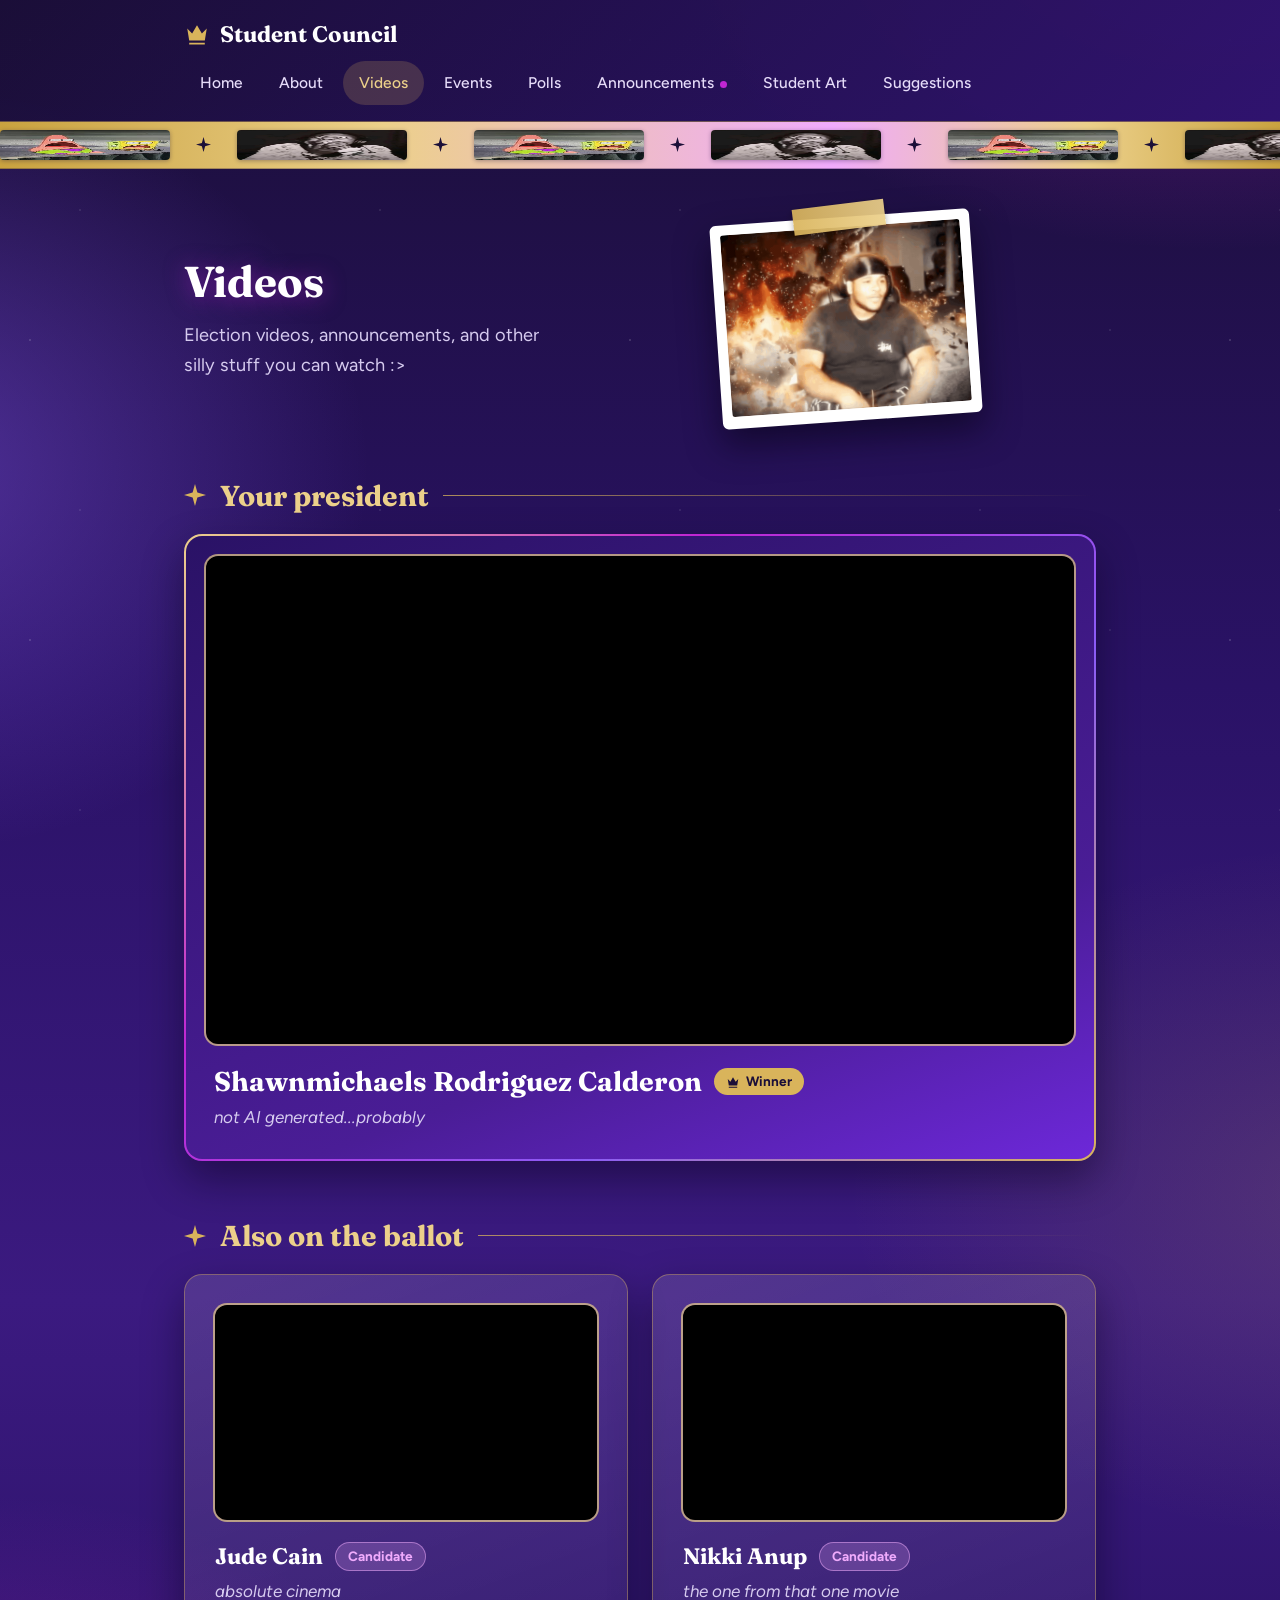
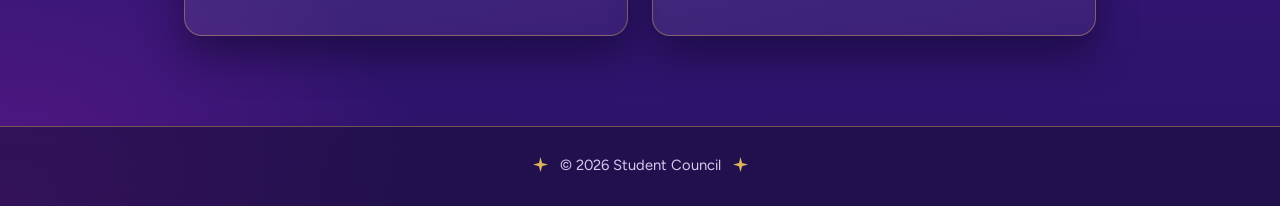
<file: videos.html>
<!DOCTYPE html>
<html lang="en">
<head>
  <meta charset="UTF-8" />
  <meta name="viewport" content="width=device-width, initial-scale=1.0" />
  <meta name="theme-color" content="#1b0f38" />
  <meta name="description" content="Campaign videos and clips from the Lewisville School of Science &amp; Technology Student Council." />
  <title>Videos - Student Council</title>
  <link rel="preconnect" href="https://fonts.googleapis.com" />
  <link rel="preconnect" href="https://fonts.gstatic.com" crossorigin />
  <link href="https://fonts.googleapis.com/css2?family=Fraunces:opsz,wght@9..144,600;9..144,700&family=Figtree:wght@400;500;600;700&display=swap" rel="stylesheet" />
  <style>
:root {
  /* Purples + a little fuchsia */
  --plum: #1b0f38;
  --deep: #2a1266;
  --royal: #4a1d96;
  --violet: #6d28d9;
  --orchid: #8b5cf6;
  --fuchsia: #c026d3;
  --pink: #f0abfc;
  /* Champagne gold */
  --gold: #d9b45b;
  --gold-light: #ecd08a;
  /* Text on dark */
  --text: #f4eefe;
  --muted: #d6cbef;

  --glass: linear-gradient(160deg, rgba(255,255,255,.12), rgba(255,255,255,.05));
  --line: rgba(217,180,91,.42);
  --ring: linear-gradient(135deg, var(--gold-light), var(--fuchsia), var(--orchid), var(--gold));
  --radius: 18px;
  --shadow: 0 18px 40px rgba(8,3,24,.45);

  --spark-gold: url("data:image/svg+xml,%3Csvg xmlns='http://www.w3.org/2000/svg' viewBox='0 0 24 24'%3E%3Cpath fill='%23d9b45b' d='M12 0l2.6 9.4L24 12l-9.4 2.6L12 24l-2.6-9.4L0 12l9.4-2.6z'/%3E%3C/svg%3E");
  --spark-plum: url("data:image/svg+xml,%3Csvg xmlns='http://www.w3.org/2000/svg' viewBox='0 0 24 24'%3E%3Cpath fill='%231b0f38' d='M12 0l2.6 9.4L24 12l-9.4 2.6L12 24l-2.6-9.4L0 12l9.4-2.6z'/%3E%3C/svg%3E");

  --serif: "Fraunces", "Iowan Old Style", Georgia, "Times New Roman", serif;
  --sans: "Figtree", system-ui, -apple-system, "Segoe UI", Roboto, Helvetica, Arial, sans-serif;
}

* { box-sizing: border-box; }
html { -webkit-text-size-adjust: 100%; }

body {
  margin: 0;
  min-height: 100vh;
  font-family: var(--sans);
  font-size: 1.0625rem;
  line-height: 1.65;
  color: var(--text);
  background-color: var(--deep);
  background-image:
    radial-gradient(900px 520px at 95% -4%, rgba(192,38,211,.38), transparent 62%),
    radial-gradient(760px 620px at -8% 26%, rgba(139,92,246,.42), transparent 62%),
    radial-gradient(800px 560px at 105% 66%, rgba(217,180,91,.16), transparent 62%),
    radial-gradient(700px 500px at 0% 100%, rgba(192,38,211,.28), transparent 62%),
    linear-gradient(180deg, #1b0f38 0%, #2a1266 38%, #3b1a80 72%, #2a1266 100%);
}

/* Twinkly starfield behind everything */
body::before {
  content: "";
  position: fixed; inset: 0;
  z-index: 0;
  pointer-events: none;
  opacity: .55;
  background-size: 300px 300px;
  background-image:
    radial-gradient(1.6px 1.6px at 30px 40px, #fff, transparent 60%),
    radial-gradient(1.2px 1.2px at 130px 90px, var(--gold-light), transparent 60%),
    radial-gradient(1.4px 1.4px at 210px 30px, #fff, transparent 60%),
    radial-gradient(1px 1px at 260px 170px, var(--pink), transparent 60%),
    radial-gradient(1.4px 1.4px at 80px 210px, #fff, transparent 60%),
    radial-gradient(1.2px 1.2px at 180px 250px, var(--gold-light), transparent 60%);
}
.site-header, .ticker, main, .site-footer { position: relative; z-index: 1; }

a { color: var(--gold-light); }
:focus-visible { outline: 3px solid var(--gold-light); outline-offset: 3px; border-radius: 6px; }

.wrap { max-width: 960px; margin: 0 auto; padding: 0 24px; }

/* ---------- Header + ticker ---------- */
.site-header {
  background: linear-gradient(135deg, rgba(27,15,56,.94), rgba(47,19,112,.94));
  border-bottom: 1px solid var(--line);
}
.header-inner {
  display: flex;
  justify-content: space-between;
  align-items: center;
  padding: 16px 24px;
  flex-wrap: wrap;
  gap: 8px 16px;
}
.brand {
  display: inline-flex;
  align-items: center;
  gap: 10px;
  color: #fff;
  text-decoration: none;
  font-family: var(--serif);
  font-weight: 700;
  font-size: 1.4rem;
}
.brand svg { width: 26px; height: 26px; fill: var(--gold); flex: none; }
nav { display: flex; gap: 4px; flex-wrap: wrap; }
nav a {
  color: #e6dcf9;
  text-decoration: none;
  padding: 9px 16px;
  border-radius: 999px;
  font-weight: 500;
  font-size: 0.97rem;
  transition: background 0.15s, color 0.15s;
}
nav a:hover { background: rgba(255,255,255,.12); color: #fff; }
nav a[aria-current="page"] { background: rgba(217,180,91,.2); color: var(--gold-light); }

.ticker {
  overflow: hidden;
  color: var(--plum);
  font-weight: 700;
  font-size: .95rem;
  background: linear-gradient(90deg, #c9a23f, #ecd08a 30%, #f0abfc 65%, #ecd08a 85%, #c9a23f);
  border-bottom: 1px solid rgba(27,15,56,.3);
}
.ticker-track { display: flex; width: max-content; padding: 8px 0; animation: tick 80s linear infinite; }
.ticker-set { display: flex; flex: none; align-items: center; gap: 26px; padding-right: 26px; white-space: nowrap; }
.spark-i { display: inline-block; width: 15px; height: 15px; flex: none; background: var(--spark-plum) center / contain no-repeat; }
@keyframes tick { to { transform: translateX(-50%); } }
@media (prefers-reduced-motion: reduce) { .ticker-track { animation: none; } }

.page { padding: 48px 24px 90px; }

/* ---------- Type ---------- */
h1, h2, h3 { font-family: var(--serif); color: #fff; line-height: 1.15; }
h1 { font-size: 2.7rem; font-weight: 700; margin: 0 0 14px; text-shadow: 0 2px 22px rgba(192,38,211,.5); }
.lead { color: var(--muted); font-size: 1.14rem; max-width: 56ch; margin: 0; }

.section-title {
  display: flex;
  align-items: center;
  gap: 14px;
  margin: 58px 0 22px;
  font-size: 1.8rem;
  font-weight: 700;
  color: var(--gold-light);
}
.section-title::before { content: ""; width: 22px; height: 22px; flex: none; background: var(--spark-gold) center / contain no-repeat; }
.section-title::after { content: ""; flex: 1; height: 1px; background: linear-gradient(90deg, rgba(217,180,91,.75), transparent); }

/* ---------- Hero ---------- */
.hero {
  position: relative;
  overflow: hidden;
  display: grid;
  grid-template-columns: minmax(0, 1.55fr) minmax(0, 1fr);
  gap: 36px;
  align-items: center;
  border-radius: 26px;
  padding: 56px 48px;
  background:
    radial-gradient(70% 120% at 100% 0%, rgba(240,171,252,.45), transparent 60%),
    radial-gradient(60% 100% at 0% 100%, rgba(217,180,91,.30), transparent 60%),
    linear-gradient(135deg, #5b21b6 0%, #7e22ce 45%, #a21caf 100%);
  box-shadow: inset 0 0 0 1.5px rgba(236,208,138,.75), 0 24px 60px rgba(8,3,24,.55);
}
.hero-crown { position: absolute; left: -50px; bottom: -70px; width: 300px; height: 300px; fill: var(--gold); opacity: .10; pointer-events: none; }
.hero-copy { position: relative; z-index: 1; }
.hero h1 { font-size: clamp(2rem, 4.6vw, 2.9rem); line-height: 1.1; margin: 0 0 18px; text-shadow: 0 2px 18px rgba(27,15,56,.5); }
.hero .lead { color: #f6eeff; }
.cta-row { margin-top: 28px; display: flex; gap: 12px; flex-wrap: wrap; }

.star { position: absolute; pointer-events: none; fill: var(--gold-light); }
.star.s1 { width: 26px; top: 22px; left: 52%; }
.star.s2 { width: 14px; top: 64px; right: 5%; fill: #fff; opacity: .85; }
.star.s3 { width: 20px; bottom: 26px; left: 54%; fill: var(--pink); }
.star.s4 { width: 12px; bottom: 76px; left: 5%; fill: #fff; opacity: .7; }
.star.s5 { width: 30px; top: 16px; right: 22%; fill: var(--pink); opacity: .85; }

/* ---------- Scrapbook stickers ---------- */
.sticker {
  --tilt: 4deg;
  position: relative;
  margin: 0;
  width: min(100%, 260px);
  justify-self: center;
  padding: 10px 10px 12px;
  background: #fff;
  border-radius: 6px;
  transform: rotate(var(--tilt));
  box-shadow: 0 16px 34px rgba(8,3,24,.6);
}
.sticker img { display: block; width: 100%; height: auto; border-radius: 3px; }
.sticker::before {
  content: "";
  position: absolute;
  top: -13px; left: 50%;
  width: 92px; height: 26px;
  transform: translateX(-50%) rotate(-3deg);
  background: linear-gradient(90deg, rgba(217,180,91,.92), rgba(236,208,138,.92));
  box-shadow: 0 2px 6px rgba(0,0,0,.3);
}
.sticker-left { --tilt: -4deg; }
.doodle { display: block; width: 210px; height: auto; transform: rotate(-2deg); filter: drop-shadow(0 8px 14px rgba(8,3,24,.55)); }

/* ---------- Buttons ---------- */
.btn {
  display: inline-block;
  padding: 12px 26px;
  border-radius: 999px;
  text-decoration: none;
  font-family: inherit;
  font-weight: 700;
  font-size: 1rem;
  line-height: 1.3;
  border: 1px solid transparent;
  cursor: pointer;
  transition: transform .12s, background .15s, box-shadow .15s;
}
.btn:hover { transform: translateY(-1px); }
.btn-gold { background: linear-gradient(180deg, #f0d68b, #d2aa4b); color: var(--plum); box-shadow: 0 4px 16px rgba(217,180,91,.4); }
.btn-gold:hover { background: linear-gradient(180deg, #f6e0a0, #dcb559); }
.btn-ghost { background: rgba(255,255,255,.1); color: #fff; border-color: rgba(255,255,255,.5); }
.btn-ghost:hover { background: rgba(255,255,255,.2); }
.btn[disabled] { opacity: .65; cursor: progress; transform: none; }

/* ---------- Cards + banners ---------- */
.card {
  background: var(--glass);
  border: 1px solid var(--line);
  border-radius: var(--radius);
  padding: 30px;
  margin-top: 28px;
  box-shadow: var(--shadow);
}
.card h2 { margin: 0 0 14px; font-size: 1.6rem; }
.card p { margin: 0; }
.card p + p { margin-top: 12px; }

/* Rainbow-ish gold/fuchsia/violet border for the "main event" cards */
.card-royal {
  border: 2px solid transparent;
  background:
    linear-gradient(160deg, #2a1266, #4a1d96 70%, #6d28d9) padding-box,
    var(--ring) border-box;
}

.goals { list-style: none; margin: 0; padding: 0; display: grid; gap: 16px; }
.goals li { position: relative; padding-left: 40px; font-size: 1.13rem; line-height: 1.5; font-weight: 500; color: #fff; }
.goals li::before { content: ""; position: absolute; left: 0; top: .2em; width: 24px; height: 24px; background: var(--spark-gold) center / contain no-repeat; }

.banner {
  position: relative;
  overflow: hidden;
  display: grid;
  grid-template-columns: minmax(0, 1fr) auto;
  align-items: center;
  gap: 28px;
  margin-top: 44px;
  padding: 34px 40px;
  border-radius: 24px;
  box-shadow: inset 0 0 0 1.5px rgba(236,208,138,.7), 0 20px 50px rgba(8,3,24,.5);
}
.banner h2 { margin: 0 0 8px; font-size: 1.7rem; }
.banner p { margin: 0; font-family: var(--serif); font-size: 1.75rem; font-weight: 700; line-height: 1.25; }
.banner-gold { background: linear-gradient(120deg, #f6dc8f, #d9b45b 50%, #f0abfc); color: var(--plum); }
.banner-gold h2 { color: var(--plum); }
.banner-violet { background: linear-gradient(120deg, #a21caf, #6d28d9 60%, #4a1d96); color: #fff; }
.banner .sticker { width: 210px; --tilt: 4deg; }
.cutout { display: block; height: 180px; width: auto; align-self: end; margin: -34px -14px -34px 0; filter: drop-shadow(0 6px 10px rgba(27,15,56,.35)); }

/* ---------- Videos ---------- */
.video-embed {
  position: relative;
  padding-bottom: 56.25%;
  height: 0;
  overflow: hidden;
  border-radius: 12px;
  background: #000;
  box-shadow: 0 0 0 2px rgba(236,208,138,.7);
}
.video-embed iframe { position: absolute; inset: 0; width: 100%; height: 100%; border: 0; }

.video-meta { display: flex; flex-wrap: wrap; align-items: center; gap: 8px 12px; margin: 22px 0 6px; }
.video-meta h3 { margin: 0; font-size: 1.4rem; }
.caption { margin: 0; font-style: italic; color: var(--muted); }

.badge {
  display: inline-flex;
  align-items: center;
  gap: 6px;
  padding: 3px 12px;
  border-radius: 999px;
  font-size: .85rem;
  font-weight: 700;
  line-height: 1.5;
}
.badge svg { width: 14px; height: 14px; fill: currentColor; }
.badge-gold { background: var(--gold); color: var(--plum); }
.badge-soft { background: rgba(240,171,252,.2); color: var(--pink); border: 1px solid rgba(240,171,252,.5); }

.video-card-lead { margin-top: 0; padding: 20px 20px 28px; }
.video-card-lead .video-meta, .video-card-lead .caption { padding: 0 8px; }
.video-card-lead h3 { font-size: 1.7rem; }

.video-duo { display: grid; grid-template-columns: repeat(2, minmax(0, 1fr)); gap: 24px; }
.video-duo .card { margin-top: 0; }

/* ---------- Videos page: badges pulse, thumbnails breathe on hover ---------- */
.badge-gold { animation: badge-glow 2.4s ease-in-out infinite; }
@keyframes badge-glow {
  0%, 100% { box-shadow: 0 0 0 0 rgba(217,180,91,.55); }
  50% { box-shadow: 0 0 0 6px rgba(217,180,91,0); }
}
.video-embed { transition: transform .3s ease; }
.card:hover .video-embed { transform: scale(1.015); }
.badge-gold { cursor: pointer; }
@media (prefers-reduced-motion: reduce) { .badge-gold { animation: none; } }

/* Confetti burst (triggered by JS, see bottom of page) */
.confetti-bit {
  position: fixed; top: 0; left: 0; z-index: 999;
  width: 8px; height: 8px; border-radius: 2px; pointer-events: none;
  animation: confetti-fall 1.1s ease-out forwards;
}
@keyframes confetti-fall {
  0% { transform: translate(0,0) rotate(0deg); opacity: 1; }
  100% { transform: var(--end, translate(0,220px)) rotate(400deg); opacity: 0; }
}

/* ---------- Page header with a sticker ---------- */
.page-head { display: grid; grid-template-columns: minmax(0, 1fr) auto; gap: 32px; align-items: center; }
.page-head h1 { margin-bottom: 14px; }

/* ---------- Council ---------- */
.council { display: grid; grid-template-columns: repeat(3, minmax(0, 1fr)); gap: 22px; }
.member {
  display: flex;
  flex-direction: column;
  align-items: center;
  text-align: center;
  padding: 30px 20px 28px;
  border-radius: var(--radius);
  background: var(--glass);
  border: 1px solid var(--line);
  box-shadow: var(--shadow);
}
.member-lead {
  grid-column: 1 / -1;
  padding: 40px 24px 36px;
  border: 2px solid transparent;
  background:
    linear-gradient(160deg, #2a1266, #5b21b6 70%, #7e22ce) padding-box,
    var(--ring) border-box;
}
.avatar {
  width: 136px; height: 136px;
  padding: 4px;
  margin: 0 0 18px;
  border-radius: 50%;
  background: conic-gradient(from 160deg, var(--gold-light), var(--fuchsia), var(--orchid), var(--gold-light));
  box-shadow: 0 10px 24px rgba(8,3,24,.5);
}
.avatar img { display: block; width: 100%; height: 100%; border-radius: 50%; object-fit: cover; border: 3px solid var(--plum); background: #fff; }
.member-lead .avatar { width: 180px; height: 180px; padding: 5px; }
.member-name { margin: 0; font-size: 1.3rem; font-weight: 700; color: #fff; overflow-wrap: anywhere; }
.member-lead .member-name { font-size: 2rem; }
.member-role {
  margin: 8px 0 12px;
  padding: 3px 16px;
  border-radius: 999px;
  font-weight: 700;
  font-size: .93rem;
  color: var(--gold-light);
  background: rgba(217,180,91,.16);
  border: 1px solid rgba(217,180,91,.55);
}
.member-lead .member-role { background: var(--gold); color: var(--plum); border-color: var(--gold); }
.member-note { margin: 0; font-size: 1.03rem; color: #ebe3fb; }
.member-lead .member-note { font-size: 1.15rem; }

/* ---------- Form ---------- */
.form { display: flex; flex-direction: column; }
.form label { font-weight: 600; margin: 20px 0 7px; color: #fff; }
.form label:first-of-type { margin-top: 0; }
.form .optional { font-weight: 400; color: var(--muted); }
.form input[type="text"], .form textarea {
  width: 100%;
  padding: 13px 15px;
  border: 2px solid transparent;
  border-radius: 12px;
  font-size: 1rem;
  font-family: inherit;
  color: #241a3d;
  background: #f7f2ff;
}
.form ::placeholder { color: #6f6a78; opacity: 1; }
.form textarea { min-height: 160px; resize: vertical; }
.form input:focus, .form textarea:focus { outline: none; border-color: var(--gold); box-shadow: 0 0 0 4px rgba(217,180,91,.32); }
.form .btn { margin-top: 26px; align-self: flex-start; }
.hp { position: absolute; left: -9999px; width: 1px; height: 1px; overflow: hidden; }

.alert { padding: 14px 18px; border-radius: 12px; margin-top: 22px; font-weight: 600; }
.alert:empty { display: none; }
.alert-success { background: rgba(74,222,128,.16); color: #c6f6d8; border: 1px solid rgba(74,222,128,.5); }
.alert-error { background: rgba(248,113,113,.16); color: #ffd3d0; border: 1px solid rgba(248,113,113,.55); }
.thanks { display: flex; margin-top: 18px; }
.thanks[hidden] { display: none; }
.thanks img { width: 150px; height: auto; border-radius: 12px; border: 3px solid var(--gold); box-shadow: 0 10px 24px rgba(8,3,24,.5); }

/* ---------- Footer ---------- */
.site-footer { border-top: 1px solid var(--line); padding: 26px 0; color: var(--muted); font-size: .92rem; text-align: center; background: rgba(27,15,56,.55); }
.site-footer p { margin: 0; display: inline-flex; align-items: center; gap: 12px; }
.site-footer .spark-i { background-image: var(--spark-gold); }

/* ---------- Small screens ---------- */
@media (max-width: 820px) {
  .hero { grid-template-columns: 1fr; padding: 44px 30px; }
  .hero .sticker { justify-self: start; width: 210px; }
  .page-head { grid-template-columns: 1fr; gap: 26px; }
  .page-head .sticker, .page-head .doodle { justify-self: start; }
  .council { grid-template-columns: 1fr; }
  .video-duo { grid-template-columns: 1fr; }
  .banner { grid-template-columns: 1fr; padding: 30px 26px; }
  .banner .sticker { justify-self: start; }
  .cutout { height: auto; width: min(100%, 340px); margin: 4px 0 -30px; justify-self: center; }
}
@media (max-width: 640px) {
  .page { padding: 32px 20px 64px; }
  .hero { border-radius: 20px; padding: 36px 24px; }
  h1 { font-size: 2.2rem; }
  .header-inner { flex-direction: column; align-items: flex-start; }
  .card { padding: 22px; }
  .video-card-lead { padding: 14px 14px 22px; }
  .video-card-lead h3 { font-size: 1.45rem; }
  .banner p { font-size: 1.5rem; }
  .section-title { font-size: 1.55rem; }
}
  
/* ---------- Scroll reveal ---------- */
.reveal { opacity: 0; transform: translateY(20px); transition: opacity .65s ease, transform .65s ease; }
.reveal.is-visible { opacity: 1; transform: translateY(0); }
@media (prefers-reduced-motion: reduce) { .reveal { opacity: 1; transform: none; transition: none; } }

/* Staggered entrance for grid children */
.events-grid.reveal.is-visible > *,
.mini-council.reveal.is-visible > *,
.council.reveal.is-visible > * {
  animation: rise .55s ease both;
}
.events-grid > *:nth-child(2), .mini-council > *:nth-child(2), .council > *:nth-child(2) { animation-delay: .06s; }
.events-grid > *:nth-child(3), .mini-council > *:nth-child(3), .council > *:nth-child(3) { animation-delay: .12s; }
.events-grid > *:nth-child(4), .mini-council > *:nth-child(4), .council > *:nth-child(4) { animation-delay: .18s; }
@keyframes rise { from { opacity: 0; transform: translateY(14px); } to { opacity: 1; transform: translateY(0); } }
@media (prefers-reduced-motion: reduce) {
  .events-grid.reveal.is-visible > *, .mini-council.reveal.is-visible > *, .council.reveal.is-visible > * { animation: none; }
}

/* Slightly livelier sticker hover (where used outside forms) */
.sticker { transition: transform .25s ease; }
a:hover > .sticker, .hero:hover .sticker { transform: rotate(var(--tilt)) scale(1.03); }

/* ---------- Status pill ---------- */
.status-pill {
  display: inline-flex; align-items: center; gap: 6px;
  padding: 4px 14px; border-radius: 999px; font-weight: 700; font-size: .82rem;
  margin-bottom: 14px;
}
.status-upcoming { background: rgba(74,222,128,.18); color: #bdf5d0; border: 1px solid rgba(74,222,128,.5); }
.status-past { background: rgba(255,255,255,.08); color: var(--muted); border: 1px solid var(--line); }
.status-pill svg { width: 12px; height: 12px; fill: currentColor; }

/* ---------- Events ---------- */
.events-grid { display: grid; grid-template-columns: repeat(2, minmax(0,1fr)); gap: 22px; }
.event-card { overflow: hidden; padding: 0; }
.event-photo {
  aspect-ratio: 16 / 10;
  display: flex; flex-direction: column; align-items: center; justify-content: center; gap: 10px;
  background:
    repeating-linear-gradient(135deg, rgba(255,255,255,.07), rgba(255,255,255,.07) 10px, transparent 10px, transparent 20px),
    linear-gradient(160deg, rgba(74,29,150,.6), rgba(109,40,217,.35));
  border-bottom: 1px solid var(--line);
  color: var(--muted); font-weight: 600; font-size: .92rem; text-align: center; padding: 20px;
}
.event-photo svg { width: 36px; height: 36px; fill: var(--gold-light); opacity: .75; }
.event-body { padding: 22px 24px 26px; }
.event-body h3 { margin: 0 0 6px; font-size: 1.22rem; font-family: var(--serif); color: #fff; }
.event-date { margin: 0 0 10px; color: var(--gold-light); font-weight: 700; font-size: .88rem; }
.event-body p { margin: 0; color: var(--muted); }

/* ---------- Empty state (fundraisers) ---------- */
.empty-state { text-align: center; padding: 50px 30px; color: var(--muted); }
.empty-state svg { width: 44px; height: 44px; fill: var(--gold-light); opacity: .55; margin-bottom: 14px; }
.empty-state p { margin: 0; font-size: 1.07rem; color: #f1ebfc; }
.empty-state .small { font-size: .92rem; margin-top: 8px; opacity: .85; }

/* ---------- Games sign-up (visual only, not wired) ---------- */
.coming-soon-flag {
  display: inline-flex; align-items: center; gap: 6px;
  margin-bottom: 18px; padding: 5px 14px; border-radius: 999px;
  background: rgba(240,171,252,.18); color: var(--pink); border: 1px solid rgba(240,171,252,.5);
  font-weight: 700; font-size: .85rem;
}
.games-form select {
  width: 100%; padding: 13px 15px; border: 2px solid transparent; border-radius: 12px;
  font-size: 1rem; font-family: inherit; color: #241a3d; background: #f7f2ff;
  appearance: none;
  background-image: url("data:image/svg+xml,%3Csvg xmlns='http://www.w3.org/2000/svg' viewBox='0 0 20 20' fill='%23241a3d'%3E%3Cpath d='M5 7l5 6 5-6z'/%3E%3C/svg%3E");
  background-repeat: no-repeat;
  background-position: right 14px center;
}
.games-form input:disabled, .games-form select:disabled { opacity: .55; cursor: not-allowed; }
.games-form .btn[disabled] { cursor: not-allowed; }

/* ---------- Poll ---------- */
.poll-topic { font-family: var(--serif); font-size: 1.5rem; color: #fff; margin: 0 0 6px; }
.poll-window { margin: 0 0 22px; color: var(--muted); }
.poll-options { display: grid; gap: 12px; margin: 0 0 6px; }
.poll-option {
  display: flex; align-items: center; gap: 12px;
  padding: 14px 18px; border-radius: 14px;
  background: rgba(255,255,255,.06); border: 1.5px solid var(--line);
  cursor: pointer; transition: border-color .15s, background .15s, transform .1s;
}
.poll-option:hover { border-color: var(--gold); transform: translateX(2px); }
.poll-option input { accent-color: var(--gold); width: 18px; height: 18px; flex: none; }
.poll-option span { font-weight: 600; color: #fff; }
.poll-option.is-checked { border-color: var(--gold); background: rgba(217,180,91,.16); }
.poll-note { margin-top: 18px; font-size: .88rem; color: var(--muted); }

/* ---------- Mini council (class presidents) ---------- */
.mini-council { display: grid; grid-template-columns: repeat(4, minmax(0,1fr)); gap: 16px; }
.mini-member {
  display: flex; flex-direction: column; align-items: center; text-align: center;
  padding: 22px 12px; border-radius: 16px; background: var(--glass); border: 1px solid var(--line);
  transition: transform .15s ease, border-color .15s ease;
}
.mini-member:hover { transform: translateY(-3px); border-color: var(--gold); }
.mini-avatar {
  width: 64px; height: 64px; border-radius: 14px; margin-bottom: 10px;
  background: conic-gradient(from 160deg, var(--gold-light), var(--fuchsia), var(--orchid), var(--gold-light));
  padding: 3px;
}
.mini-avatar-inner {
  width: 100%; height: 100%; border-radius: 11px; background: var(--plum);
  display: flex; align-items: center; justify-content: center;
  font-family: var(--serif); font-weight: 700; font-size: 1.3rem; color: var(--gold-light);
}
.mini-name { margin: 0; font-size: .9rem; font-weight: 700; color: #fff; }
.mini-role { margin: 3px 0 0; font-size: .74rem; color: var(--gold-light); font-weight: 700; text-transform: uppercase; letter-spacing: .04em; }

@media (max-width: 820px) {
  .events-grid { grid-template-columns: 1fr; }
  .mini-council { grid-template-columns: repeat(2, minmax(0,1fr)); }
}
  
/* ---------- Ticker images (stretched on purpose - that's the joke) ---------- */
.ticker-img {
  display: block;
  height: 30px;
  width: 170px;
  object-fit: fill;
  border-radius: 4px;
  box-shadow: 0 1px 4px rgba(27,15,56,.35);
  vertical-align: middle;
}

/* ---------- Nav "new" dot (Announcements) ---------- */
.nav-dot {
  display: inline-block;
  width: 7px; height: 7px;
  margin-left: 6px;
  border-radius: 50%;
  background: var(--fuchsia);
  box-shadow: 0 0 0 0 rgba(192,38,211,.7);
  animation: navdot-pulse 1.8s ease-out infinite;
  vertical-align: middle;
}
@keyframes navdot-pulse {
  0% { box-shadow: 0 0 0 0 rgba(192,38,211,.6); }
  70% { box-shadow: 0 0 0 7px rgba(192,38,211,0); }
  100% { box-shadow: 0 0 0 0 rgba(192,38,211,0); }
}
@media (prefers-reduced-motion: reduce) { .nav-dot { animation: none; } }
  </style>
</head>
<body>
  <header class="site-header">
    <div class="wrap header-inner">
      <a class="brand" href="index.html"><svg viewBox="0 0 24 24" aria-hidden="true"><path d="M3 7l4.5 4.5L12 4l4.5 7.5L21 7l-1.8 11H4.8L3 7zm1.8 13h14.4v1.8H4.8V20z"/></svg>Student Council</a>
                  <nav aria-label="Main">
        <a href="index.html">Home</a>
        <a href="about.html">About</a>
        <a href="videos.html" aria-current="page">Videos</a>
        <a href="events.html">Events</a>
        <a href="polls.html">Polls</a>
        <a href="announcements.html">Announcements<span class="nav-dot" aria-hidden="true"></span></a>
        <a href="student-art.html">Student Art</a>
        <a href="suggestions.html">Suggestions</a>
      </nav>
    </div>
  </header>
  <!--
    YELLOW SCROLLING BAR: change the words between <span> and </span> below.
    A tiny script at the bottom of the page repeats them across the whole bar.
  -->
  <div class="ticker" aria-hidden="true">
    <div class="ticker-track">
      <div class="ticker-set">
        <img class="ticker-img" src="images/cliff-scream.jpg" alt="" /><i class="spark-i"></i>
        <img class="ticker-img" src="images/shook.jpg" alt="" /><i class="spark-i"></i>
      </div>
    </div>
  </div>

  <main class="wrap page">
    <div class="page-head">
      <div>
        <h1>Videos</h1>
        <p class="lead">Election videos, announcements, and other silly stuff you can watch :&gt;</p>
      </div>
      <figure class="sticker sticker-left">
        <img src="images/broccoli.gif" alt="" width="600" height="641" />
      </figure>
    </div>

    <!--
      TO ADD A NEW VIDEO:
      1. Upload your video to YouTube (Unlisted is fine if you don't want it public-searchable).
      2. Copy the ID from the URL: youtube.com/watch?v=THIS_PART_HERE
         (for a Short: youtube.com/shorts/THIS_PART_HERE)
      3. Copy one of the <article class="card"> blocks below and paste in your ID + name + caption.
    -->

    <h2 class="section-title">Your president</h2>
    <article class="card card-royal video-card-lead reveal">
      <div class="video-embed">
        <iframe
          src="https://www.youtube-nocookie.com/embed/cI_hA2c1CnU"
          title="Shawnmichaels Rodriguez Calderon campaign video"
          loading="lazy"
          referrerpolicy="strict-origin-when-cross-origin"
          allow="accelerometer; autoplay; clipboard-write; encrypted-media; gyroscope; picture-in-picture; web-share"
          allowfullscreen>
        </iframe>
      </div>
      <div class="video-meta">
        <h3>Shawnmichaels Rodriguez Calderon</h3>
        <span class="badge badge-gold"><svg viewBox="0 0 24 24" aria-hidden="true"><path d="M3 7l4.5 4.5L12 4l4.5 7.5L21 7l-1.8 11H4.8L3 7zm1.8 13h14.4v1.8H4.8V20z"/></svg>Winner</span>
      </div>
      <p class="caption">not AI generated...probably</p>
    </article>

    <h2 class="section-title">Also on the ballot</h2>
    <div class="video-duo reveal">
      <article class="card">
        <div class="video-embed">
        <iframe
          src="https://www.youtube-nocookie.com/embed/k4Dy1qj3e4Q"
          title="Jude Cain campaign video"
          loading="lazy"
          referrerpolicy="strict-origin-when-cross-origin"
          allow="accelerometer; autoplay; clipboard-write; encrypted-media; gyroscope; picture-in-picture; web-share"
          allowfullscreen>
        </iframe>
      </div>
        <div class="video-meta">
          <h3>Jude Cain</h3>
          <span class="badge badge-soft">Candidate</span>
        </div>
        <p class="caption">absolute cinema</p>
      </article>

      <article class="card">
        <div class="video-embed">
        <iframe
          src="https://www.youtube-nocookie.com/embed/xfb6v0_nYcI"
          title="Nikki Anup campaign video"
          loading="lazy"
          referrerpolicy="strict-origin-when-cross-origin"
          allow="accelerometer; autoplay; clipboard-write; encrypted-media; gyroscope; picture-in-picture; web-share"
          allowfullscreen>
        </iframe>
      </div>
        <div class="video-meta">
          <h3>Nikki Anup</h3>
          <span class="badge badge-soft">Candidate</span>
        </div>
        <p class="caption">the one from that one movie</p>
      </article>
    </div>
  </main>

  <footer class="site-footer">
    <div class="wrap">
      <p><i class="spark-i"></i>&copy; 2026 Student Council<i class="spark-i"></i></p>
    </div>
  </footer>

  <script>
    /* Repeats the yellow bar's words so it fills the screen and scrolls smoothly. */
    (function () {
      var track = document.querySelector('.ticker-track');
      var set = track && track.querySelector('.ticker-set');
      if (!set) return;
      var original = set.innerHTML, tries = 0;
      while (set.offsetWidth < Math.max(window.innerWidth, screen.width) * 1.2 && tries++ < 60) {
        set.insertAdjacentHTML('beforeend', original);
      }
      track.appendChild(set.cloneNode(true));
    })();
  </script>

  <script>
    /* Easter egg: click the "Winner" badge 3 times for a confetti burst. */
    (function () {
      var badge = document.querySelector('.badge-gold');
      if (!badge) return;
      var colors = ['#d9b45b', '#f0abfc', '#8b5cf6', '#ecd08a', '#c026d3'];
      var clicks = 0;

      badge.addEventListener('click', function () {
        clicks++;
        if (clicks < 3) return;
        clicks = 0;
        var rect = badge.getBoundingClientRect();
        for (var i = 0; i < 26; i++) {
          var bit = document.createElement('span');
          bit.className = 'confetti-bit';
          bit.style.left = rect.left + rect.width / 2 + 'px';
          bit.style.top = rect.top + 'px';
          bit.style.background = colors[i % colors.length];
          var angle = Math.random() * Math.PI * 2;
          var dist = 60 + Math.random() * 140;
          bit.style.setProperty('--end', 'translate(' + (Math.cos(angle) * dist).toFixed(0) + 'px,' + (Math.sin(angle) * dist + 80).toFixed(0) + 'px)');
          document.body.appendChild(bit);
          (function (el) { setTimeout(function () { el.remove(); }, 1200); })(bit);
        }
      });
    })();
  </script>

  <script>
    /* Fades sections in as they scroll into view. */
    (function () {
      var els = document.querySelectorAll('.reveal');
      if (!els.length) return;
      if (!('IntersectionObserver' in window)) { els.forEach(function (el) { el.classList.add('is-visible'); }); return; }
      var io = new IntersectionObserver(function (entries) {
        entries.forEach(function (entry) {
          if (entry.isIntersecting) { entry.target.classList.add('is-visible'); io.unobserve(entry.target); }
        });
      }, { threshold: .12 });
      els.forEach(function (el) { io.observe(el); });
    })();
  </script>
</body>
</html>
</file>
